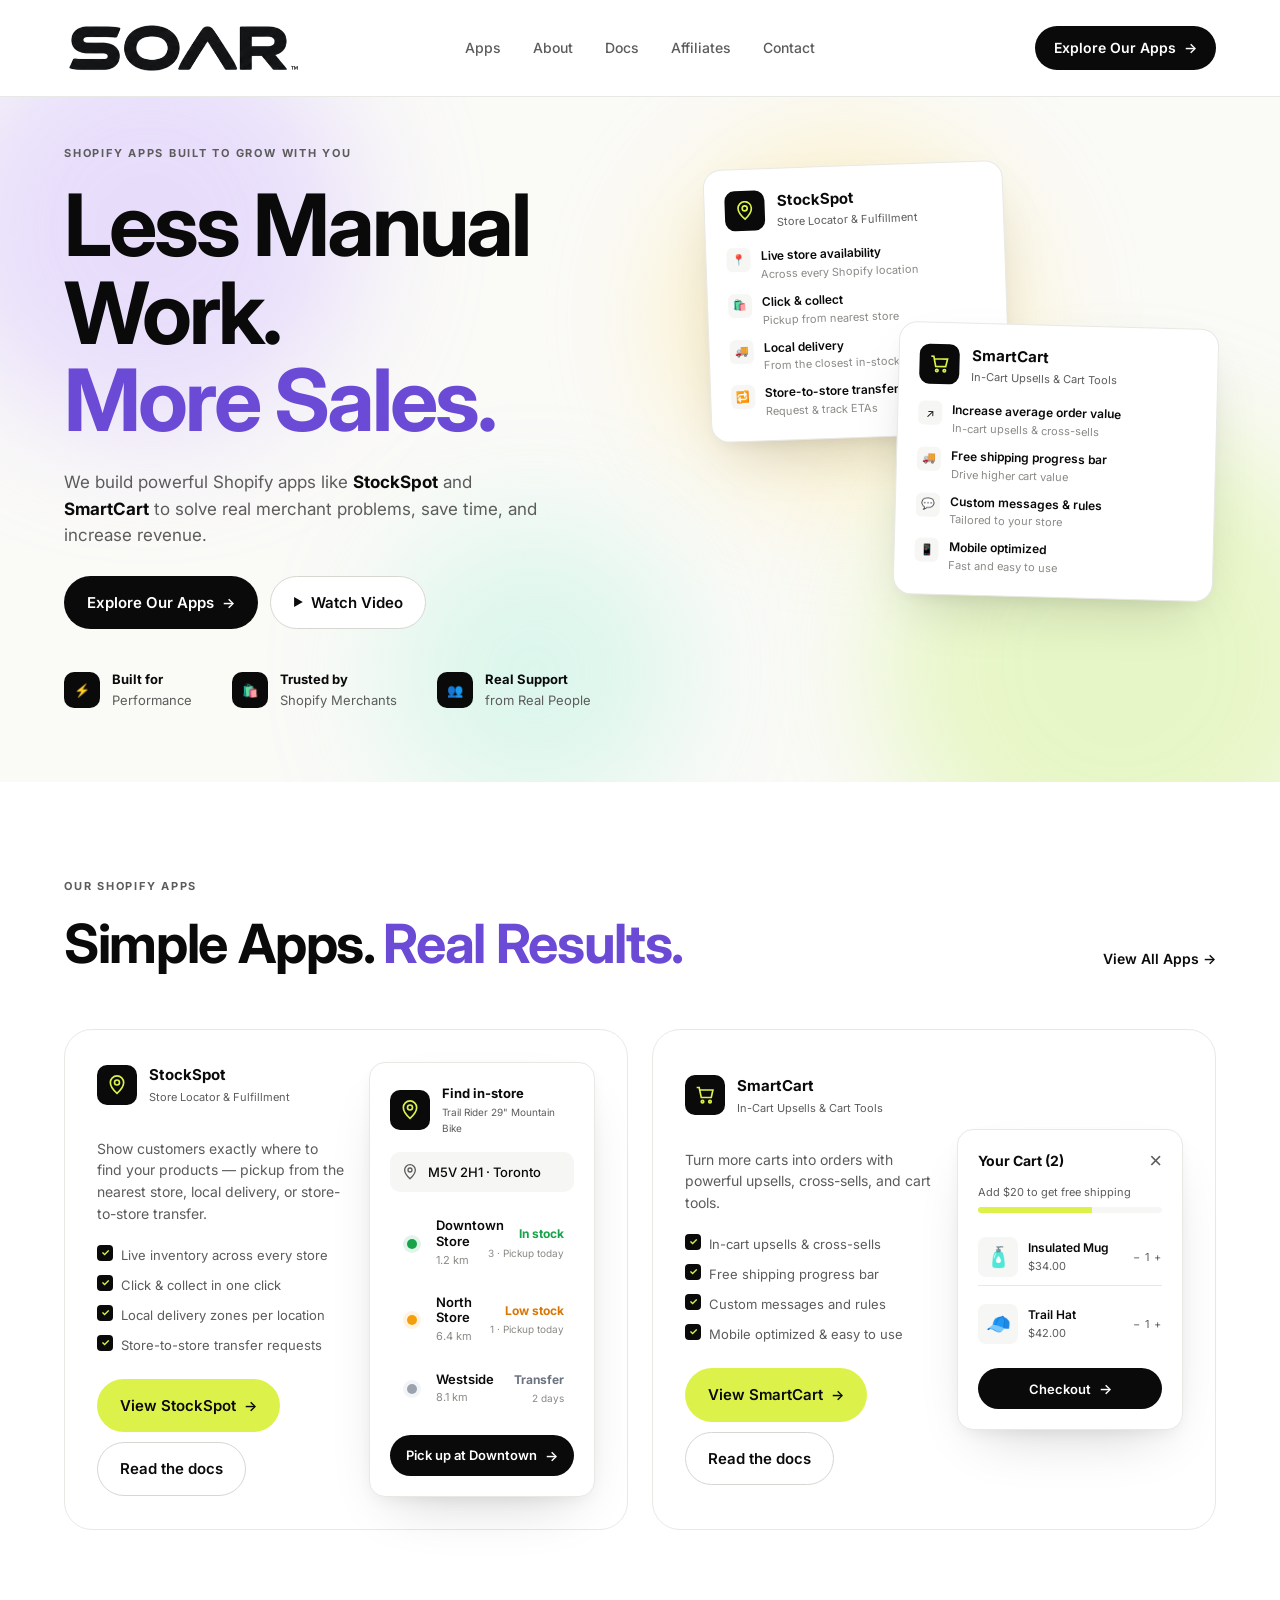
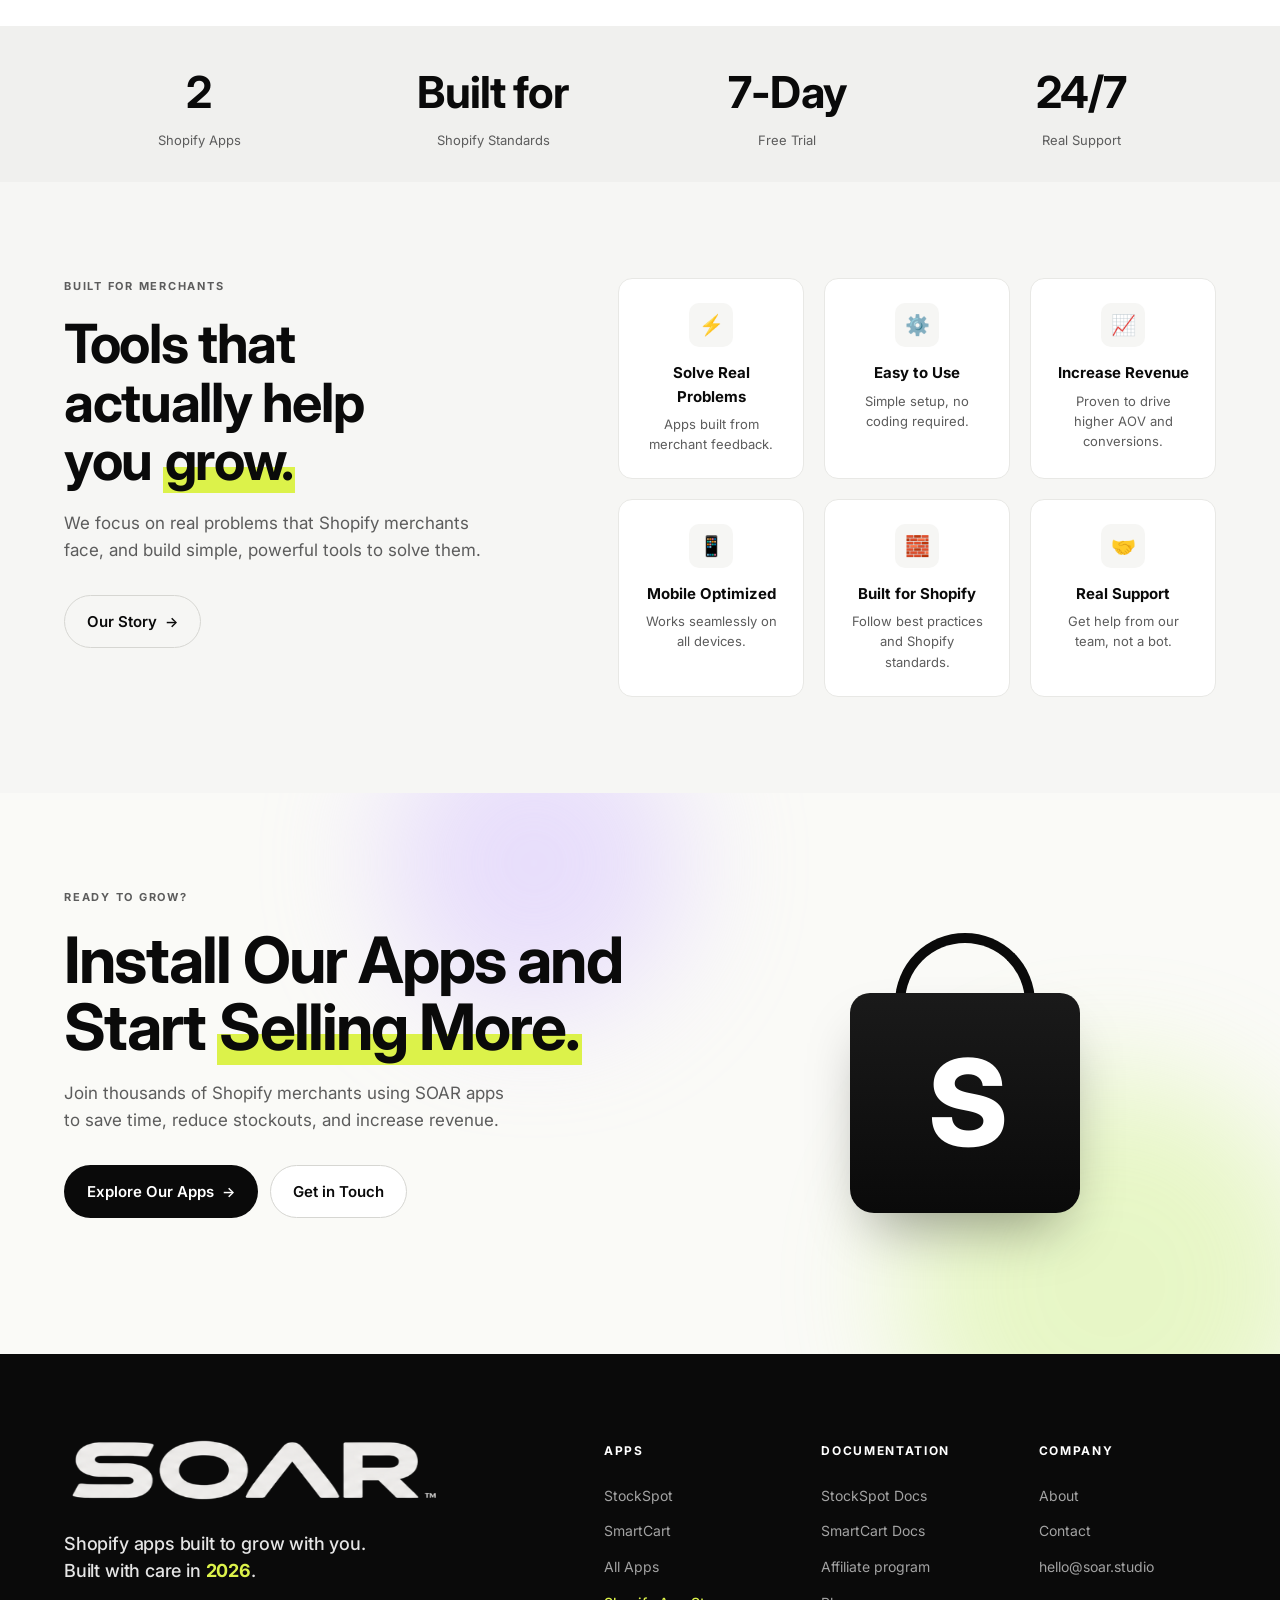
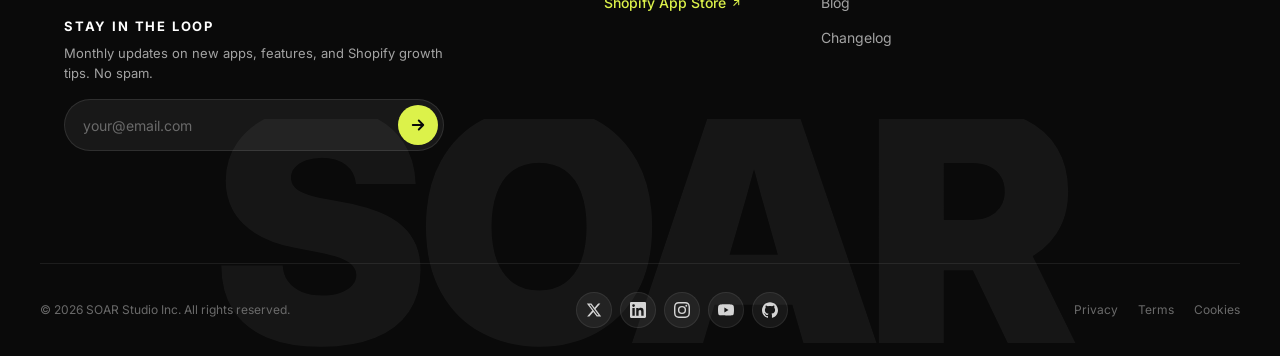
<file: public/index.html>
<!DOCTYPE html>
<html lang="en">
<head>
  <meta charset="UTF-8" />
  <meta name="viewport" content="width=device-width, initial-scale=1.0" />
  <title>SOAR — Shopify Apps Built to Grow With You</title>
  <meta name="description" content="SOAR builds powerful Shopify apps like StockSpot and SmartCart to solve real merchant problems, save time, and increase revenue." />
  <meta name="theme-color" content="#ffffff" />
  <link rel="icon" type="image/svg+xml" href="favicon.svg" />
  <link rel="alternate icon" type="image/png" href="soar-logo.png" />
  <link rel="apple-touch-icon" href="favicon.svg" />
  <meta property="og:title" content="SOAR — Shopify Apps Built to Grow With You" />
  <meta property="og:description" content="Less manual work. More sales. Powerful Shopify apps built for growing brands." />
  <meta property="og:image" content="soar-logo.png" />
  <meta property="og:type" content="website" />
  <link rel="preconnect" href="https://fonts.googleapis.com" />
  <link rel="preconnect" href="https://fonts.gstatic.com" crossorigin />
  <link href="https://fonts.googleapis.com/css2?family=Inter:wght@400;500;600;700;800&display=swap" rel="stylesheet" />
  <link rel="stylesheet" href="styles.css" />
</head>
<body>
  <header class="site-header">
    <div class="container header-row">
      <a href="#" class="brand" aria-label="SOAR home">
        <img src="soar-logo.png" alt="SOAR" class="brand-logo" width="239" height="56" />
      </a>
      <nav class="nav" aria-label="Primary">
        <a href="#apps">Apps</a>
        <a href="#about">About</a>
        <a href="stockspot-docs.html">Docs</a>
        <a href="affiliates.html">Affiliates</a>
        <a href="contact.html">Contact</a>
      </nav>
      <a href="#apps" class="btn btn-dark btn-sm">Explore Our Apps <span class="arrow">→</span></a>
    </div>
  </header>

  <main>
    <!-- HERO -->
    <section class="hero">
      <div class="hero-bg">
        <div class="blob blob-1"></div>
        <div class="blob blob-2"></div>
        <div class="blob blob-3"></div>
        <div class="blob blob-4"></div>
      </div>
      <div class="container hero-grid">
        <div class="hero-copy">
          <p class="eyebrow">Shopify Apps Built to Grow With You</p>
          <h1 class="hero-title">
            Less Manual Work.<br />
            <span class="hl hl-purple">More Sales.</span>
          </h1>
          <p class="hero-lede">
            We build powerful Shopify apps like <strong>StockSpot</strong> and
            <strong>SmartCart</strong> to solve real merchant problems, save
            time, and increase revenue.
          </p>
          <div class="hero-ctas">
            <a href="#apps" class="btn btn-dark">Explore Our Apps <span class="arrow">→</span></a>
            <a href="#" class="btn btn-light"><span class="play">▶</span> Watch Video</a>
          </div>
          <ul class="trust-row">
            <li>
              <span class="trust-icon">⚡</span>
              <div><strong>Built for</strong><span>Performance</span></div>
            </li>
            <li>
              <span class="trust-icon">🛍️</span>
              <div><strong>Trusted by</strong><span>Shopify Merchants</span></div>
            </li>
            <li>
              <span class="trust-icon">👥</span>
              <div><strong>Real Support</strong><span>from Real People</span></div>
            </li>
          </ul>
        </div>
        <div class="hero-mock">
          <!-- StockSpot preview card -->
          <article class="appcard appcard-a">
            <header class="appcard-head">
              <div class="appicon appicon-dark">
                <svg viewBox="0 0 24 24" fill="none" stroke="currentColor" stroke-width="2"><path d="M12 22s-8-7-8-13a8 8 0 0 1 16 0c0 6-8 13-8 13z"/><circle cx="12" cy="9" r="3"/></svg>
              </div>
              <div>
                <h3>StockSpot</h3>
                <p>Store Locator & Fulfillment</p>
              </div>
            </header>
            <ul class="appcard-list">
              <li>
                <span class="appcard-bullet">📍</span>
                <div><strong>Live store availability</strong><em>Across every Shopify location</em></div>
              </li>
              <li>
                <span class="appcard-bullet">🛍️</span>
                <div><strong>Click &amp; collect</strong><em>Pickup from nearest store</em></div>
              </li>
              <li>
                <span class="appcard-bullet">🚚</span>
                <div><strong>Local delivery</strong><em>From the closest in-stock store</em></div>
              </li>
              <li>
                <span class="appcard-bullet">🔁</span>
                <div><strong>Store-to-store transfers</strong><em>Request &amp; track ETAs</em></div>
              </li>
            </ul>
          </article>

          <!-- SmartCart preview card -->
          <article class="appcard appcard-b">
            <header class="appcard-head">
              <div class="appicon appicon-dark">
                <svg viewBox="0 0 24 24" fill="none" stroke="currentColor" stroke-width="2"><circle cx="9" cy="20" r="1.5"/><circle cx="18" cy="20" r="1.5"/><path d="M2 3h3l2.5 12h12l2-9H6"/></svg>
              </div>
              <div>
                <h3>SmartCart</h3>
                <p>In-Cart Upsells & Cart Tools</p>
              </div>
            </header>
            <ul class="appcard-list">
              <li>
                <span class="appcard-bullet">↗</span>
                <div><strong>Increase average order value</strong><em>In-cart upsells & cross-sells</em></div>
              </li>
              <li>
                <span class="appcard-bullet">🚚</span>
                <div><strong>Free shipping progress bar</strong><em>Drive higher cart value</em></div>
              </li>
              <li>
                <span class="appcard-bullet">💬</span>
                <div><strong>Custom messages & rules</strong><em>Tailored to your store</em></div>
              </li>
              <li>
                <span class="appcard-bullet">📱</span>
                <div><strong>Mobile optimized</strong><em>Fast and easy to use</em></div>
              </li>
            </ul>
          </article>
        </div>
      </div>
    </section>

    <!-- APPS SHOWCASE -->
    <section id="apps" class="section section-light">
      <div class="container">
        <div class="section-head">
          <div>
            <p class="eyebrow">Our Shopify Apps</p>
            <h2 class="section-title">Simple Apps. <span class="hl hl-purple">Real Results.</span></h2>
          </div>
          <a href="#" class="link-arrow">View All Apps <span class="arrow">→</span></a>
        </div>
        <div class="apps-grid">
          <!-- StockSpot showcase -->
          <article class="app-feature">
            <div class="app-feature-copy">
              <header class="appcard-head">
                <div class="appicon appicon-dark">
                  <svg viewBox="0 0 24 24" fill="none" stroke="currentColor" stroke-width="2"><path d="M12 22s-8-7-8-13a8 8 0 0 1 16 0c0 6-8 13-8 13z"/><circle cx="12" cy="9" r="3"/></svg>
                </div>
                <div>
                  <h3>StockSpot</h3>
                  <p>Store Locator & Fulfillment</p>
                </div>
              </header>
              <p class="app-feature-desc">Show customers exactly where to find your products — pickup from the nearest store, local delivery, or store-to-store transfer.</p>
              <ul class="checklist">
                <li>Live inventory across every store</li>
                <li>Click &amp; collect in one click</li>
                <li>Local delivery zones per location</li>
                <li>Store-to-store transfer requests</li>
              </ul>
              <div class="app-feature-ctas">
                <a href="stockspot.html" class="btn btn-lime">View StockSpot <span class="arrow">→</span></a>
                <a href="stockspot-docs.html" class="btn btn-ghost">Read the docs</a>
              </div>
            </div>
            <div class="app-feature-mock">
              <div class="cart-widget" style="max-width: none; margin: 0;">
                <header class="appcard-head" style="margin-bottom: 12px;">
                  <div class="appicon appicon-dark">
                    <svg viewBox="0 0 24 24" fill="none" stroke="currentColor" stroke-width="2"><path d="M12 22s-8-7-8-13a8 8 0 0 1 16 0c0 6-8 13-8 13z"/><circle cx="12" cy="9" r="3"/></svg>
                  </div>
                  <div>
                    <h3 style="font-size: 13px;">Find in-store</h3>
                    <p style="font-size: 10px;">Trail Rider 29" Mountain Bike</p>
                  </div>
                </header>
                <div class="locator-input">
                  <svg viewBox="0 0 24 24" fill="none" stroke="currentColor" stroke-width="2"><path d="M12 22s-8-7-8-13a8 8 0 0 1 16 0c0 6-8 13-8 13z"/><circle cx="12" cy="9" r="3"/></svg>
                  <span>M5V 2H1 · Toronto</span>
                </div>
                <ul class="locator-list">
                  <li>
                    <div class="loc-pin loc-pin-green">●</div>
                    <div class="loc-info"><strong>Downtown Store</strong><span>1.2 km</span></div>
                    <div class="loc-status loc-ok"><strong>In stock</strong><small>3 · Pickup today</small></div>
                  </li>
                  <li>
                    <div class="loc-pin loc-pin-yellow">●</div>
                    <div class="loc-info"><strong>North Store</strong><span>6.4 km</span></div>
                    <div class="loc-status loc-low"><strong>Low stock</strong><small>1 · Pickup today</small></div>
                  </li>
                  <li>
                    <div class="loc-pin loc-pin-grey">●</div>
                    <div class="loc-info"><strong>Westside</strong><span>8.1 km</span></div>
                    <div class="loc-status loc-transfer"><strong>Transfer</strong><small>2 days</small></div>
                  </li>
                </ul>
                <button class="cart-checkout">Pick up at Downtown <span class="arrow">→</span></button>
              </div>
            </div>
          </article>

          <!-- SmartCart showcase -->
          <article class="app-feature">
            <div class="app-feature-copy">
              <header class="appcard-head">
                <div class="appicon appicon-dark">
                  <svg viewBox="0 0 24 24" fill="none" stroke="currentColor" stroke-width="2"><circle cx="9" cy="20" r="1.5"/><circle cx="18" cy="20" r="1.5"/><path d="M2 3h3l2.5 12h12l2-9H6"/></svg>
                </div>
                <div>
                  <h3>SmartCart</h3>
                  <p>In-Cart Upsells & Cart Tools</p>
                </div>
              </header>
              <p class="app-feature-desc">Turn more carts into orders with powerful upsells, cross-sells, and cart tools.</p>
              <ul class="checklist">
                <li>In-cart upsells & cross-sells</li>
                <li>Free shipping progress bar</li>
                <li>Custom messages and rules</li>
                <li>Mobile optimized & easy to use</li>
              </ul>
              <div class="app-feature-ctas">
                <a href="smartcart.html" class="btn btn-lime">View SmartCart <span class="arrow">→</span></a>
                <a href="smartcart-docs.html" class="btn btn-ghost">Read the docs</a>
              </div>
            </div>
            <div class="app-feature-mock mock-cart">
              <div class="cart-widget">
                <header class="cart-head">
                  <strong>Your Cart (2)</strong>
                  <button aria-label="Close" class="cart-x">×</button>
                </header>
                <p class="cart-free">Add $20 to get free shipping</p>
                <div class="cart-progress"><span style="width:62%"></span></div>
                <ul class="cart-items">
                  <li>
                    <div class="cart-thumb">🧴</div>
                    <div class="cart-item-info"><strong>Insulated Mug</strong><span>$34.00</span></div>
                    <div class="qty">− 1 +</div>
                  </li>
                  <li>
                    <div class="cart-thumb">🧢</div>
                    <div class="cart-item-info"><strong>Trail Hat</strong><span>$42.00</span></div>
                    <div class="qty">− 1 +</div>
                  </li>
                </ul>
                <button class="cart-checkout">Checkout <span class="arrow">→</span></button>
              </div>
            </div>
          </article>
        </div>
      </div>
    </section>

    <!-- STATS -->
    <section class="stats">
      <div class="container stats-row">
        <div><strong>2</strong><span>Shopify Apps</span></div>
        <div><strong>Built for</strong><span>Shopify Standards</span></div>
        <div><strong>7-Day</strong><span>Free Trial</span></div>
        <div><strong>24/7</strong><span>Real Support</span></div>
      </div>
    </section>

    <!-- TOOLS / FEATURES -->
    <section id="about" class="section section-grey">
      <div class="container tools-grid">
        <div class="tools-copy">
          <p class="eyebrow">Built for Merchants</p>
          <h2 class="section-title">Tools that<br />actually help<br />you <span class="hl hl-lime">grow.</span></h2>
          <p class="section-lede">We focus on real problems that Shopify merchants face, and build simple, powerful tools to solve them.</p>
          <a href="#" class="btn btn-ghost">Our Story <span class="arrow">→</span></a>
        </div>
        <div class="tools-features">
          <div class="feature">
            <div class="feature-icon">⚡</div>
            <h4>Solve Real Problems</h4>
            <p>Apps built from merchant feedback.</p>
          </div>
          <div class="feature">
            <div class="feature-icon">⚙️</div>
            <h4>Easy to Use</h4>
            <p>Simple setup, no coding required.</p>
          </div>
          <div class="feature">
            <div class="feature-icon">📈</div>
            <h4>Increase Revenue</h4>
            <p>Proven to drive higher AOV and conversions.</p>
          </div>
          <div class="feature">
            <div class="feature-icon">📱</div>
            <h4>Mobile Optimized</h4>
            <p>Works seamlessly on all devices.</p>
          </div>
          <div class="feature">
            <div class="feature-icon">🧱</div>
            <h4>Built for Shopify</h4>
            <p>Follow best practices and Shopify standards.</p>
          </div>
          <div class="feature">
            <div class="feature-icon">🤝</div>
            <h4>Real Support</h4>
            <p>Get help from our team, not a bot.</p>
          </div>
        </div>
      </div>
    </section>

    <!-- FINAL CTA -->
    <section class="section section-cta">
      <div class="hero-bg hero-bg-cta">
        <div class="blob blob-1"></div>
        <div class="blob blob-3"></div>
      </div>
      <div class="container cta-grid">
        <div class="cta-copy">
          <p class="eyebrow">Ready to Grow?</p>
          <h2 class="cta-title">Install Our Apps and<br />Start <span class="hl hl-lime">Selling More.</span></h2>
          <p class="cta-lede">Join thousands of Shopify merchants using SOAR apps to save time, reduce stockouts, and increase revenue.</p>
          <div class="hero-ctas">
            <a href="#apps" class="btn btn-dark">Explore Our Apps <span class="arrow">→</span></a>
            <a href="#contact" class="btn btn-light">Get in Touch</a>
          </div>
        </div>
        <div class="cta-visual">
          <div class="shopping-bag" aria-hidden="true">
            <div class="bag-handles"></div>
            <div class="bag-body">
              <span class="bag-s">S</span>
            </div>
          </div>
        </div>
      </div>
    </section>
  </main>

  <footer id="contact" class="site-footer">
    <div class="container footer-top">
      <div class="footer-pitch">
        <img src="soar-logo.png" alt="SOAR" class="footer-logo" width="307" height="72" />
        <p class="footer-tagline">Shopify apps built to grow with you.<br />Built with care in <span class="hl-lime">2026</span>.</p>
        <div class="footer-signup-pitch">
          <h5>Stay in the loop</h5>
          <p>Monthly updates on new apps, features, and Shopify growth tips. No spam.</p>
          <form class="signup" onsubmit="event.preventDefault(); const b=this.querySelector('button'); b.innerHTML='✓'; b.disabled=true;">
            <input type="email" placeholder="your@email.com" required aria-label="Email address" />
            <button type="submit" aria-label="Subscribe">
              <svg viewBox="0 0 24 24" width="18" height="18" fill="none" stroke="currentColor" stroke-width="2.5" stroke-linecap="round" stroke-linejoin="round"><path d="M5 12 L19 12 M13 6 L19 12 L13 18"/></svg>
            </button>
          </form>
        </div>
      </div>
      <div class="footer-cols">
        <div class="footer-col">
          <h5>Apps</h5>
          <a href="stockspot.html">StockSpot</a>
          <a href="smartcart.html">SmartCart</a>
          <a href="#apps">All Apps</a>
          <a href="#" class="col-cta">Shopify App Store <span aria-hidden="true">↗</span></a>
        </div>
        <div class="footer-col">
          <h5>Documentation</h5>
          <a href="stockspot-docs.html">StockSpot Docs</a>
          <a href="smartcart-docs.html">SmartCart Docs</a>
          <a href="affiliates.html">Affiliate program</a>
          <a href="#">Blog</a>
          <a href="#">Changelog</a>
        </div>
        <div class="footer-col">
          <h5>Company</h5>
          <a href="#about">About</a>
          <a href="contact.html">Contact</a>
          <a href="mailto:hello@soar.studio">hello@soar.studio</a>
        </div>
      </div>
    </div>

    <div class="footer-wordmark" aria-hidden="true">
      <svg viewBox="0 0 1200 260" xmlns="http://www.w3.org/2000/svg" preserveAspectRatio="xMidYMid meet">
        <text x="600" y="210" text-anchor="middle" font-family="Inter, sans-serif" font-size="300" font-weight="900" letter-spacing="-10" fill="currentColor">SOAR</text>
      </svg>
    </div>

    <div class="container footer-bottom">
      <p class="footer-copy">&copy; <span id="year"></span> SOAR Studio Inc. All rights reserved.</p>
      <div class="footer-social">
        <a href="#" aria-label="X (Twitter)">
          <svg viewBox="0 0 24 24" width="16" height="16" fill="currentColor"><path d="M18.244 2.25h3.308l-7.227 8.26 8.502 11.24H16.17l-5.214-6.817L4.99 21.75H1.68l7.73-8.835L1.254 2.25H8.08l4.713 6.231zm-1.161 17.52h1.833L7.084 4.126H5.117z"/></svg>
        </a>
        <a href="#" aria-label="LinkedIn">
          <svg viewBox="0 0 24 24" width="16" height="16" fill="currentColor"><path d="M20.447 20.452h-3.554v-5.569c0-1.328-.024-3.037-1.852-3.037-1.853 0-2.136 1.445-2.136 2.939v5.667H9.351V9h3.414v1.561h.046c.477-.9 1.637-1.85 3.37-1.85 3.601 0 4.267 2.37 4.267 5.455v6.286zM5.337 7.433a2.062 2.062 0 01-2.063-2.065 2.063 2.063 0 112.063 2.065zm1.782 13.019H3.555V9h3.564v11.452zM22.225 0H1.771C.792 0 0 .774 0 1.729v20.542C0 23.227.792 24 1.771 24h20.451C23.2 24 24 23.227 24 22.271V1.729C24 .774 23.2 0 22.222 0h.003z"/></svg>
        </a>
        <a href="#" aria-label="Instagram">
          <svg viewBox="0 0 24 24" width="16" height="16" fill="currentColor"><path d="M12 2.163c3.204 0 3.584.012 4.85.07 3.252.148 4.771 1.691 4.919 4.919.058 1.265.069 1.645.069 4.849 0 3.205-.012 3.584-.069 4.849-.149 3.225-1.664 4.771-4.919 4.919-1.266.058-1.644.07-4.85.07-3.204 0-3.584-.012-4.849-.07-3.26-.149-4.771-1.699-4.919-4.92-.058-1.265-.07-1.644-.07-4.849 0-3.204.013-3.583.07-4.849.149-3.227 1.664-4.771 4.919-4.919 1.266-.057 1.645-.069 4.849-.069zM12 0C8.741 0 8.333.014 7.053.072 2.695.272.273 2.69.073 7.052.014 8.333 0 8.741 0 12c0 3.259.014 3.668.072 4.948.2 4.358 2.618 6.78 6.98 6.98C8.333 23.986 8.741 24 12 24c3.259 0 3.668-.014 4.948-.072 4.354-.2 6.782-2.618 6.979-6.98.059-1.28.073-1.689.073-4.948 0-3.259-.014-3.667-.072-4.947-.196-4.354-2.617-6.78-6.979-6.98C15.668.014 15.259 0 12 0zm0 5.838a6.162 6.162 0 100 12.324 6.162 6.162 0 000-12.324zM12 16a4 4 0 110-8 4 4 0 010 8zm6.406-11.845a1.44 1.44 0 100 2.881 1.44 1.44 0 000-2.881z"/></svg>
        </a>
        <a href="#" aria-label="YouTube">
          <svg viewBox="0 0 24 24" width="16" height="16" fill="currentColor"><path d="M23.498 6.186a3.016 3.016 0 00-2.122-2.136C19.505 3.545 12 3.545 12 3.545s-7.505 0-9.377.505A3.017 3.017 0 00.502 6.186C0 8.07 0 12 0 12s0 3.93.502 5.814a3.016 3.016 0 002.122 2.136c1.871.505 9.376.505 9.376.505s7.505 0 9.377-.505a3.015 3.015 0 002.122-2.136C24 15.93 24 12 24 12s0-3.93-.502-5.814zM9.545 15.568V8.432L15.818 12l-6.273 3.568z"/></svg>
        </a>
        <a href="#" aria-label="GitHub">
          <svg viewBox="0 0 24 24" width="16" height="16" fill="currentColor"><path d="M12 .297c-6.63 0-12 5.373-12 12 0 5.303 3.438 9.8 8.205 11.385.6.113.82-.258.82-.577 0-.285-.01-1.04-.015-2.04-3.338.724-4.042-1.61-4.042-1.61C4.422 18.07 3.633 17.7 3.633 17.7c-1.087-.744.084-.729.084-.729 1.205.084 1.838 1.236 1.838 1.236 1.07 1.835 2.809 1.305 3.495.998.108-.776.417-1.305.76-1.605-2.665-.3-5.466-1.332-5.466-5.93 0-1.31.465-2.38 1.235-3.22-.135-.303-.54-1.523.105-3.176 0 0 1.005-.322 3.3 1.23.96-.267 1.98-.4 3-.405 1.02.005 2.04.138 3 .405 2.28-1.552 3.285-1.23 3.285-1.23.645 1.653.24 2.873.12 3.176.765.84 1.23 1.91 1.23 3.22 0 4.61-2.805 5.625-5.475 5.92.42.36.81 1.096.81 2.22 0 1.606-.015 2.896-.015 3.286 0 .315.21.69.825.57C20.565 22.092 24 17.592 24 12.297c0-6.627-5.373-12-12-12"/></svg>
        </a>
      </div>
      <nav class="footer-legal">
        <a href="#">Privacy</a>
        <a href="#">Terms</a>
        <a href="#">Cookies</a>
      </nav>
    </div>
  </footer>

  <script>
    document.getElementById('year').textContent = new Date().getFullYear();
  </script>
</body>
</html>
</file>
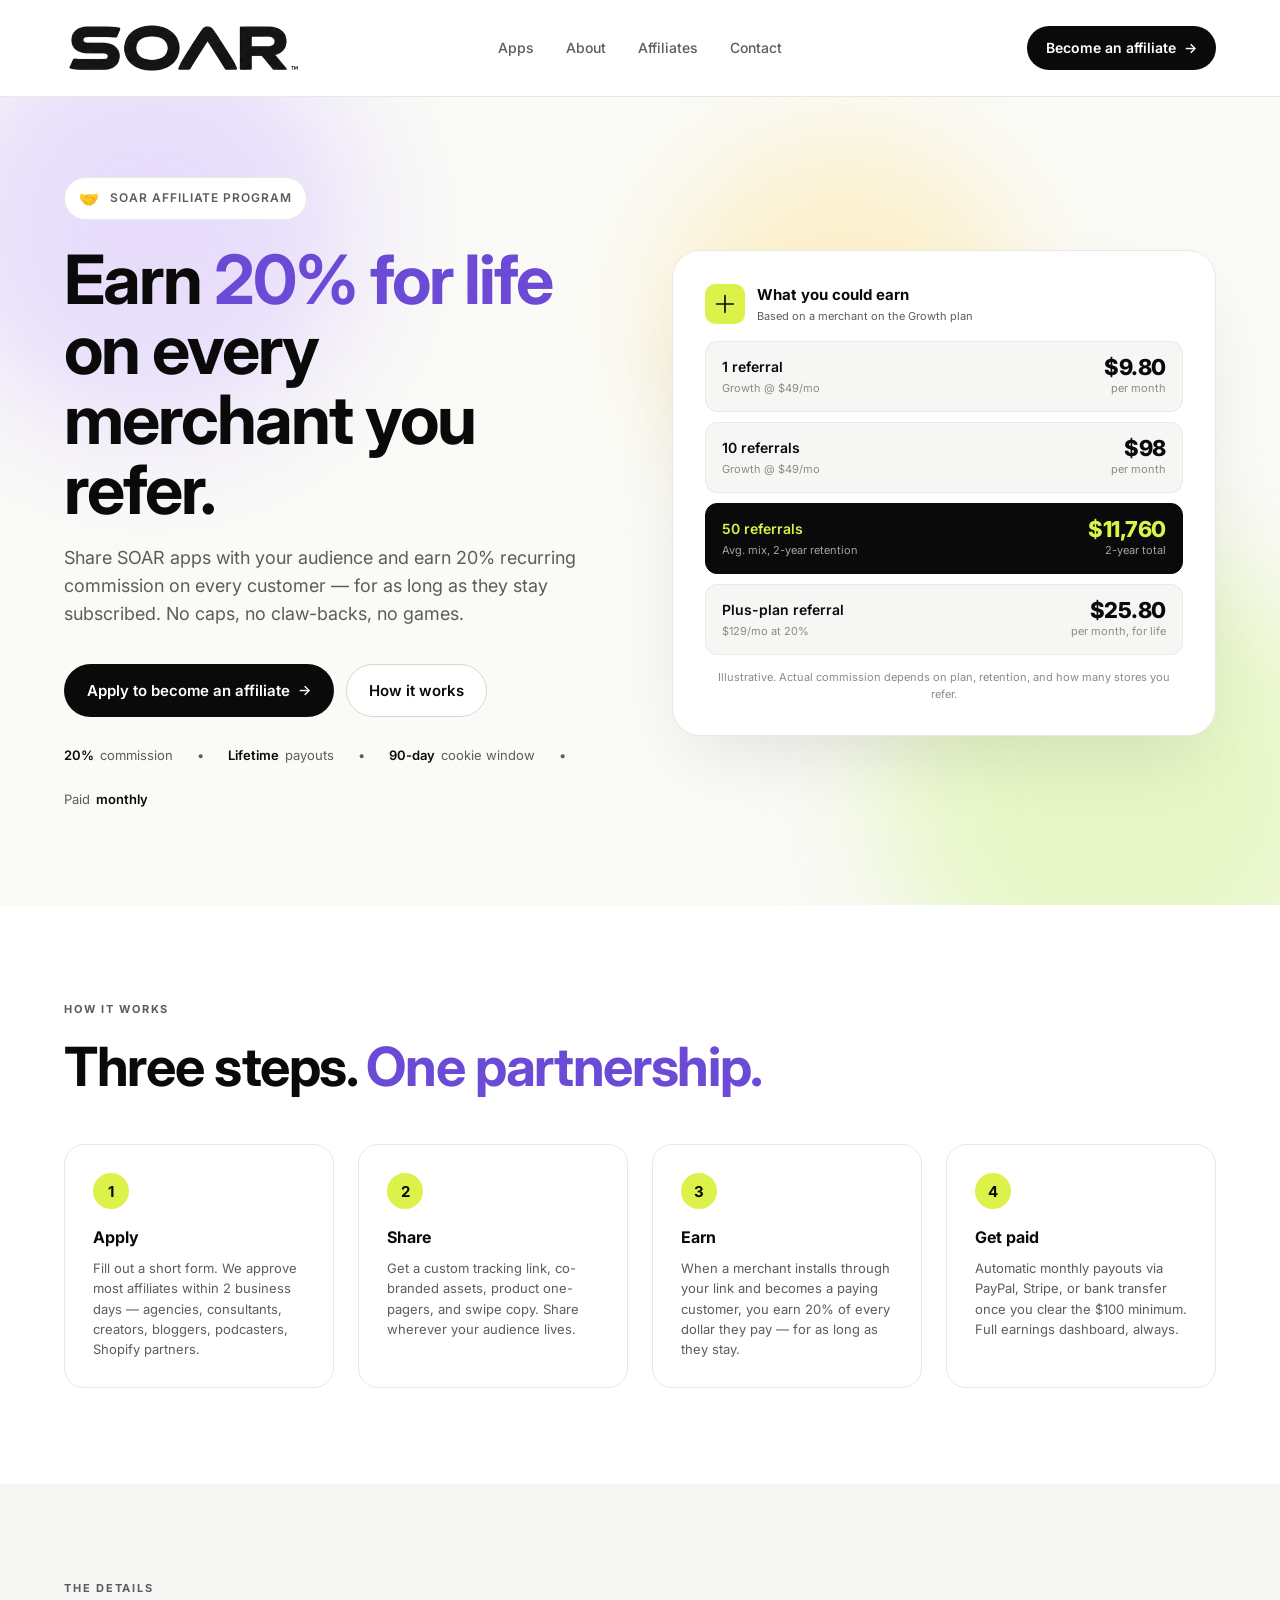
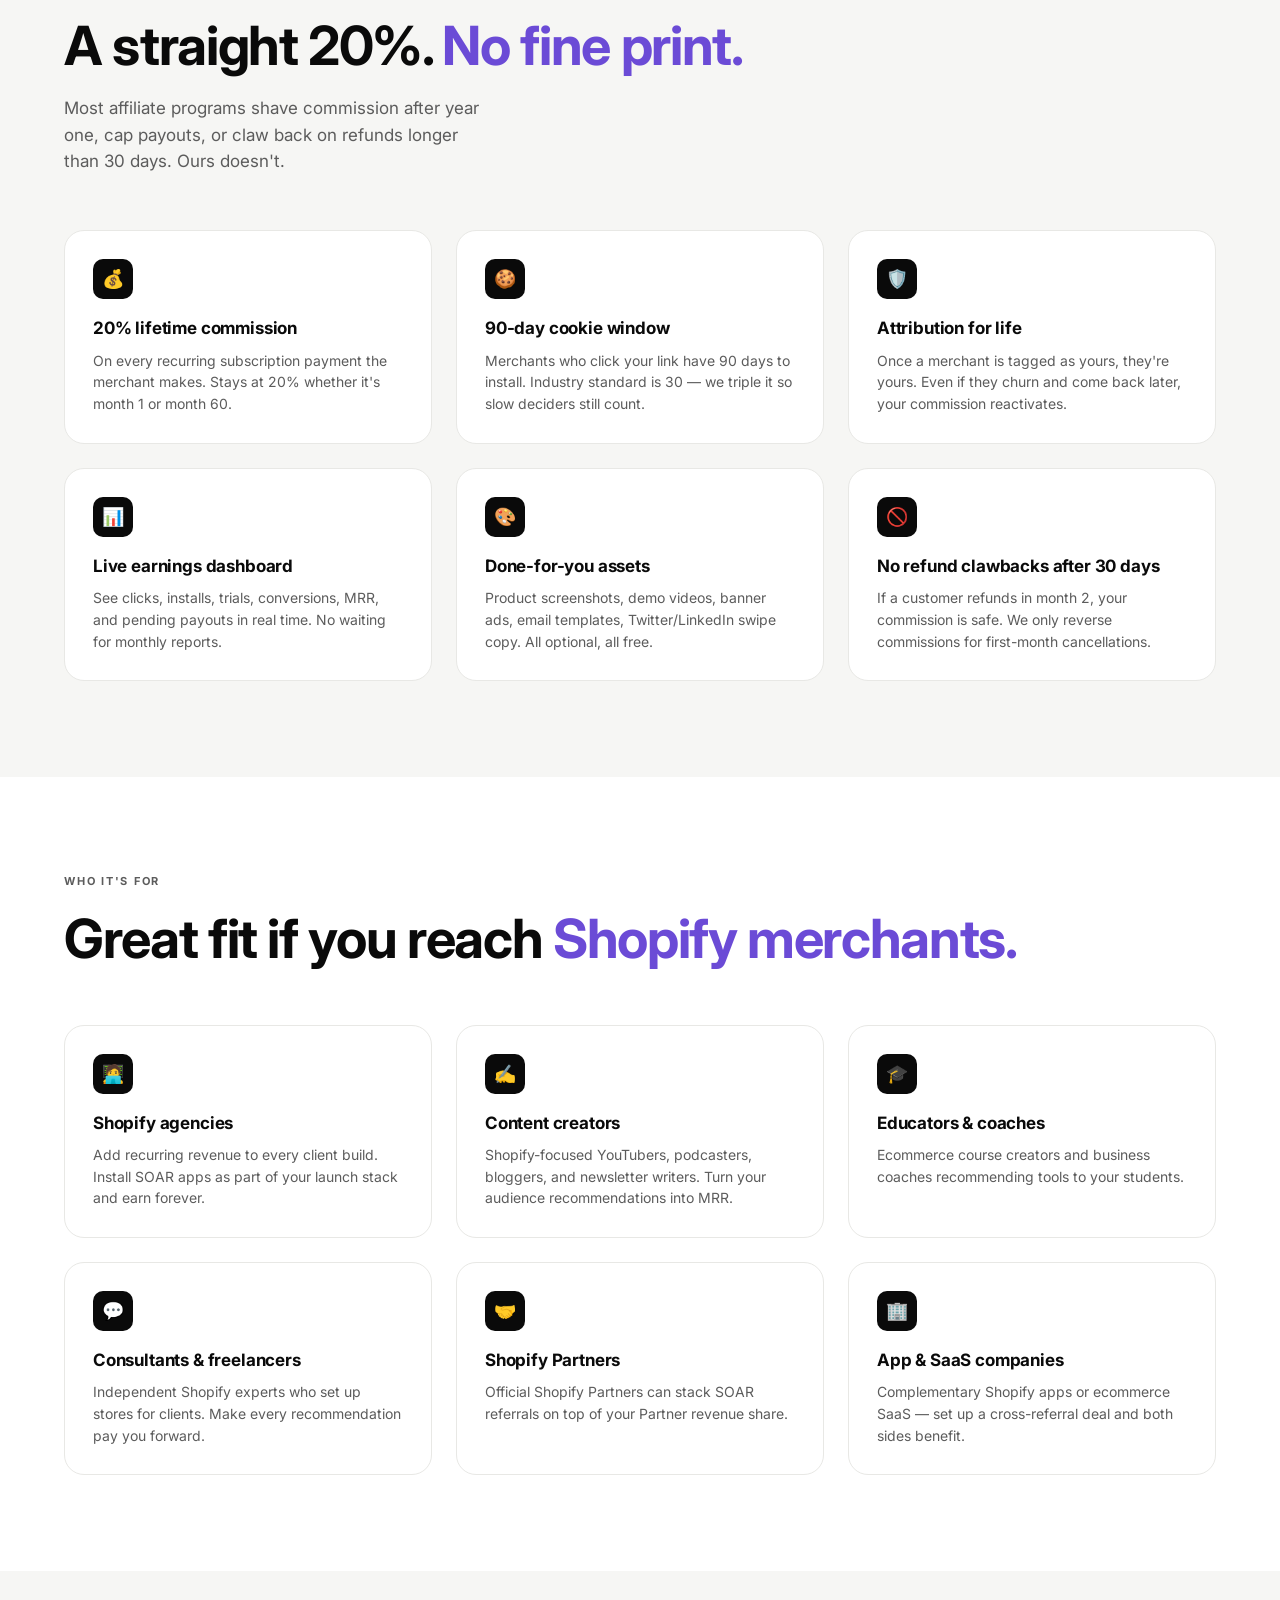
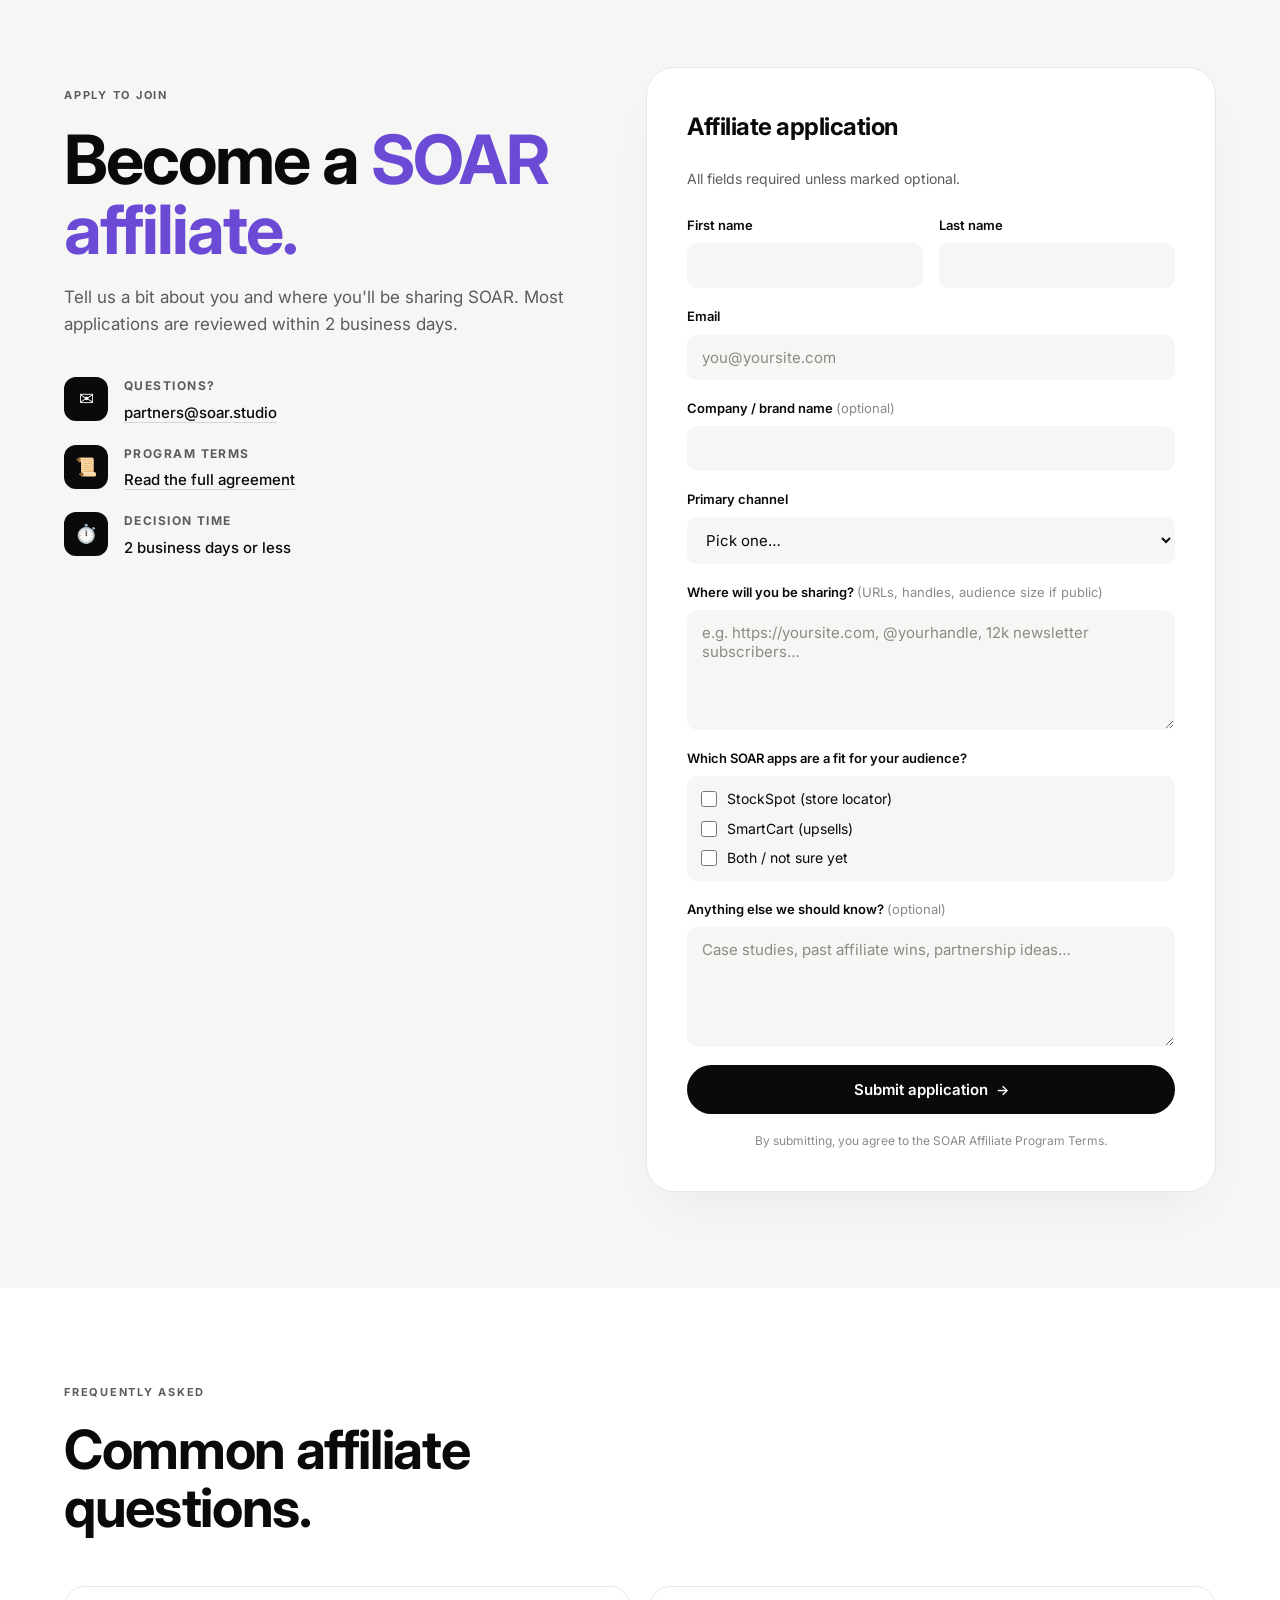
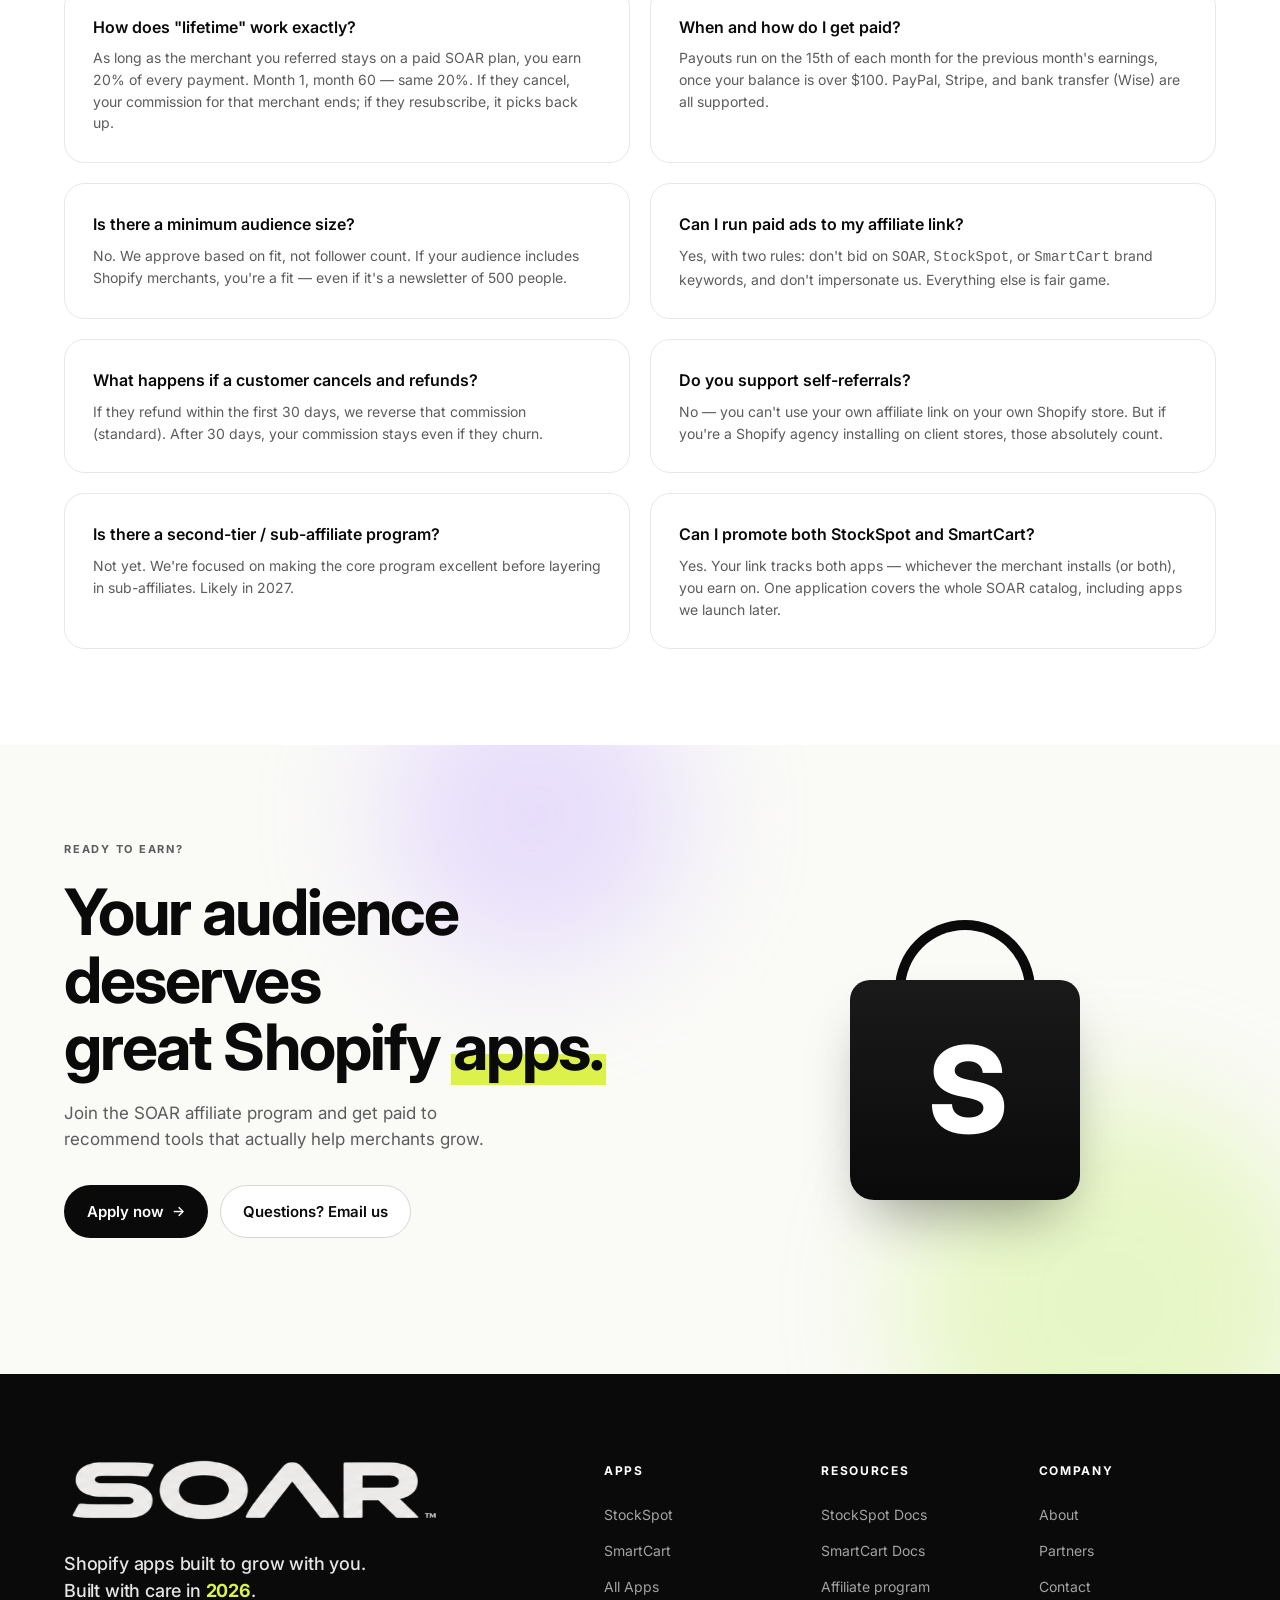
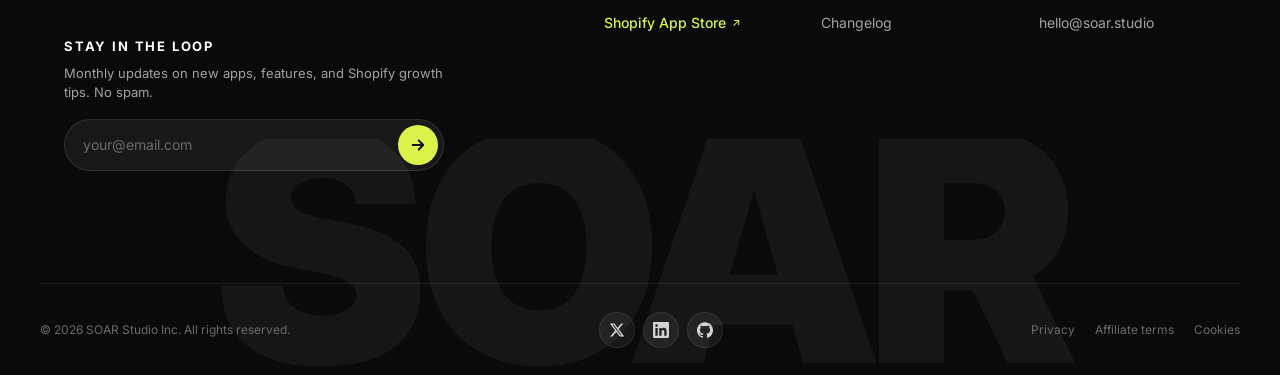
<file: public/affiliates.html>
<!DOCTYPE html>
<html lang="en">
<head>
  <meta charset="UTF-8" />
  <meta name="viewport" content="width=device-width, initial-scale=1.0" />
  <title>Affiliate Program — Earn 20% for Life with SOAR</title>
  <meta name="description" content="Earn 20% recurring commission for the lifetime of every customer you refer to SOAR apps. One-time signup, lifetime payouts, no cap." />
  <meta name="theme-color" content="#ffffff" />
  <link rel="icon" type="image/svg+xml" href="favicon.svg" />
  <link rel="alternate icon" type="image/png" href="soar-logo.png" />
  <link rel="apple-touch-icon" href="favicon.svg" />
  <meta property="og:title" content="SOAR Affiliate Program — 20% Lifetime Commission" />
  <meta property="og:description" content="Refer merchants to SOAR apps. Earn 20% recurring commission for life." />
  <meta property="og:image" content="soar-logo.png" />
  <link rel="preconnect" href="https://fonts.googleapis.com" />
  <link rel="preconnect" href="https://fonts.gstatic.com" crossorigin />
  <link href="https://fonts.googleapis.com/css2?family=Inter:wght@400;500;600;700;800&display=swap" rel="stylesheet" />
  <link rel="stylesheet" href="styles.css" />
</head>
<body>
  <header class="site-header">
    <div class="container header-row">
      <a href="index.html" class="brand" aria-label="SOAR home">
        <img src="soar-logo.png" alt="SOAR" class="brand-logo" width="239" height="56" />
      </a>
      <nav class="nav" aria-label="Primary">
        <a href="index.html#apps">Apps</a>
        <a href="index.html#about">About</a>
        <a href="affiliates.html" aria-current="page">Affiliates</a>
        <a href="contact.html">Contact</a>
      </nav>
      <a href="#apply" class="btn btn-dark btn-sm">Become an affiliate <span class="arrow">→</span></a>
    </div>
  </header>

  <main>
    <!-- HERO -->
    <section class="app-hero">
      <div class="hero-bg">
        <div class="blob blob-1"></div>
        <div class="blob blob-2"></div>
        <div class="blob blob-3"></div>
      </div>
      <div class="container app-hero-grid">
        <div>
          <div class="app-hero-badge">
            <span style="font-size: 16px;">🤝</span>
            <span>SOAR Affiliate Program</span>
          </div>
          <h1 class="app-hero-title">Earn <span class="hl hl-purple">20% for life</span> on every merchant you refer.</h1>
          <p class="app-hero-sub">
            Share SOAR apps with your audience and earn 20% recurring commission on every customer — for as long as they stay subscribed. No caps, no claw-backs, no games.
          </p>
          <div class="app-hero-ctas">
            <a href="#apply" class="btn btn-dark btn-lg">Apply to become an affiliate <span class="arrow">→</span></a>
            <a href="#how" class="btn btn-light btn-lg">How it works</a>
          </div>
          <div class="app-hero-meta">
            <span><strong>20%</strong> commission</span>
            <span>•</span>
            <span><strong>Lifetime</strong> payouts</span>
            <span>•</span>
            <span><strong>90-day</strong> cookie window</span>
            <span>•</span>
            <span>Paid <strong>monthly</strong></span>
          </div>
        </div>

        <!-- Earnings calculator card -->
        <div class="app-hero-mock">
          <header class="appcard-head">
            <div class="appicon appicon-dark" style="background: var(--lime); color: var(--text);">
              <svg viewBox="0 0 24 24" fill="none" stroke="currentColor" stroke-width="2"><path d="M12 2 V22 M2 12 H22" stroke-linecap="round"/></svg>
            </div>
            <div>
              <h3>What you could earn</h3>
              <p>Based on a merchant on the Growth plan</p>
            </div>
          </header>

          <ul class="earn-rows">
            <li>
              <div class="earn-label">
                <strong>1 referral</strong>
                <span>Growth @ $49/mo</span>
              </div>
              <div class="earn-value">
                <strong>$9.80</strong>
                <span>per month</span>
              </div>
            </li>
            <li>
              <div class="earn-label">
                <strong>10 referrals</strong>
                <span>Growth @ $49/mo</span>
              </div>
              <div class="earn-value">
                <strong>$98</strong>
                <span>per month</span>
              </div>
            </li>
            <li class="earn-featured">
              <div class="earn-label">
                <strong>50 referrals</strong>
                <span>Avg. mix, 2-year retention</span>
              </div>
              <div class="earn-value">
                <strong>$11,760</strong>
                <span>2-year total</span>
              </div>
            </li>
            <li>
              <div class="earn-label">
                <strong>Plus-plan referral</strong>
                <span>$129/mo at 20%</span>
              </div>
              <div class="earn-value">
                <strong>$25.80</strong>
                <span>per month, for life</span>
              </div>
            </li>
          </ul>
          <p class="earn-note">Illustrative. Actual commission depends on plan, retention, and how many stores you refer.</p>
        </div>
      </div>
    </section>

    <!-- HOW IT WORKS -->
    <section id="how" class="section section-light">
      <div class="container">
        <p class="eyebrow">How it works</p>
        <h2 class="section-title">Three steps. <span class="hl hl-purple">One partnership.</span></h2>
        <div class="how-steps">
          <div class="how-step">
            <div class="how-step-num">1</div>
            <h4>Apply</h4>
            <p>Fill out a short form. We approve most affiliates within 2 business days — agencies, consultants, creators, bloggers, podcasters, Shopify partners.</p>
          </div>
          <div class="how-step">
            <div class="how-step-num">2</div>
            <h4>Share</h4>
            <p>Get a custom tracking link, co-branded assets, product one-pagers, and swipe copy. Share wherever your audience lives.</p>
          </div>
          <div class="how-step">
            <div class="how-step-num">3</div>
            <h4>Earn</h4>
            <p>When a merchant installs through your link and becomes a paying customer, you earn 20% of every dollar they pay — for as long as they stay.</p>
          </div>
          <div class="how-step">
            <div class="how-step-num">4</div>
            <h4>Get paid</h4>
            <p>Automatic monthly payouts via PayPal, Stripe, or bank transfer once you clear the $100 minimum. Full earnings dashboard, always.</p>
          </div>
        </div>
      </div>
    </section>

    <!-- COMMISSION DETAILS -->
    <section class="section section-grey">
      <div class="container">
        <p class="eyebrow">The details</p>
        <h2 class="section-title">A straight 20%. <span class="hl hl-purple">No fine print.</span></h2>
        <p class="section-lede">Most affiliate programs shave commission after year one, cap payouts, or claw back on refunds longer than 30 days. Ours doesn't.</p>
        <div class="feature-list">
          <article class="feature-item">
            <div class="feature-icon">💰</div>
            <h3>20% lifetime commission</h3>
            <p>On every recurring subscription payment the merchant makes. Stays at 20% whether it's month 1 or month 60.</p>
          </article>
          <article class="feature-item">
            <div class="feature-icon">🍪</div>
            <h3>90-day cookie window</h3>
            <p>Merchants who click your link have 90 days to install. Industry standard is 30 — we triple it so slow deciders still count.</p>
          </article>
          <article class="feature-item">
            <div class="feature-icon">🛡️</div>
            <h3>Attribution for life</h3>
            <p>Once a merchant is tagged as yours, they're yours. Even if they churn and come back later, your commission reactivates.</p>
          </article>
          <article class="feature-item">
            <div class="feature-icon">📊</div>
            <h3>Live earnings dashboard</h3>
            <p>See clicks, installs, trials, conversions, MRR, and pending payouts in real time. No waiting for monthly reports.</p>
          </article>
          <article class="feature-item">
            <div class="feature-icon">🎨</div>
            <h3>Done-for-you assets</h3>
            <p>Product screenshots, demo videos, banner ads, email templates, Twitter/LinkedIn swipe copy. All optional, all free.</p>
          </article>
          <article class="feature-item">
            <div class="feature-icon">🚫</div>
            <h3>No refund clawbacks after 30 days</h3>
            <p>If a customer refunds in month 2, your commission is safe. We only reverse commissions for first-month cancellations.</p>
          </article>
        </div>
      </div>
    </section>

    <!-- WHO IT'S FOR -->
    <section class="section section-light">
      <div class="container">
        <p class="eyebrow">Who it's for</p>
        <h2 class="section-title">Great fit if you reach <span class="hl hl-purple">Shopify merchants.</span></h2>
        <div class="feature-list">
          <article class="feature-item">
            <div class="feature-icon">🧑‍💻</div>
            <h3>Shopify agencies</h3>
            <p>Add recurring revenue to every client build. Install SOAR apps as part of your launch stack and earn forever.</p>
          </article>
          <article class="feature-item">
            <div class="feature-icon">✍️</div>
            <h3>Content creators</h3>
            <p>Shopify-focused YouTubers, podcasters, bloggers, and newsletter writers. Turn your audience recommendations into MRR.</p>
          </article>
          <article class="feature-item">
            <div class="feature-icon">🎓</div>
            <h3>Educators &amp; coaches</h3>
            <p>Ecommerce course creators and business coaches recommending tools to your students.</p>
          </article>
          <article class="feature-item">
            <div class="feature-icon">💬</div>
            <h3>Consultants &amp; freelancers</h3>
            <p>Independent Shopify experts who set up stores for clients. Make every recommendation pay you forward.</p>
          </article>
          <article class="feature-item">
            <div class="feature-icon">🤝</div>
            <h3>Shopify Partners</h3>
            <p>Official Shopify Partners can stack SOAR referrals on top of your Partner revenue share.</p>
          </article>
          <article class="feature-item">
            <div class="feature-icon">🏢</div>
            <h3>App &amp; SaaS companies</h3>
            <p>Complementary Shopify apps or ecommerce SaaS — set up a cross-referral deal and both sides benefit.</p>
          </article>
        </div>
      </div>
    </section>

    <!-- APPLY FORM -->
    <section id="apply" class="section section-grey">
      <div class="container contact-grid">
        <div class="contact-lead">
          <p class="eyebrow">Apply to join</p>
          <h2 class="contact-title">Become a <span class="hl hl-purple">SOAR affiliate.</span></h2>
          <p class="contact-sub">
            Tell us a bit about you and where you'll be sharing SOAR. Most applications are reviewed within 2 business days.
          </p>
          <div class="contact-info">
            <div class="info-item">
              <div class="info-icon">✉</div>
              <div>
                <strong>Questions?</strong>
                <a href="mailto:partners@soar.studio">partners@soar.studio</a>
              </div>
            </div>
            <div class="info-item">
              <div class="info-icon">📜</div>
              <div>
                <strong>Program terms</strong>
                <a href="#terms">Read the full agreement</a>
              </div>
            </div>
            <div class="info-item">
              <div class="info-icon">⏱️</div>
              <div>
                <strong>Decision time</strong>
                <span>2 business days or less</span>
              </div>
            </div>
          </div>
        </div>

        <div class="contact-form-wrap">
          <form class="contact-form" action="https://formspree.io/f/your-id" method="POST">
            <h2 class="form-title">Affiliate application</h2>
            <p class="form-sub">All fields required unless marked optional.</p>

            <div class="form-row">
              <label>
                <span>First name</span>
                <input type="text" name="first_name" required autocomplete="given-name" />
              </label>
              <label>
                <span>Last name</span>
                <input type="text" name="last_name" required autocomplete="family-name" />
              </label>
            </div>

            <label>
              <span>Email</span>
              <input type="email" name="email" required autocomplete="email" placeholder="you@yoursite.com" />
            </label>

            <label>
              <span>Company / brand name <em>(optional)</em></span>
              <input type="text" name="company" autocomplete="organization" />
            </label>

            <label>
              <span>Primary channel</span>
              <select name="channel" required>
                <option value="">Pick one…</option>
                <option value="agency">Shopify agency / studio</option>
                <option value="consultant">Freelance consultant</option>
                <option value="content">YouTube / podcast / blog</option>
                <option value="newsletter">Email newsletter</option>
                <option value="social">Social media (X / LinkedIn / IG / TikTok)</option>
                <option value="course">Courses / coaching</option>
                <option value="partner">Shopify Partner</option>
                <option value="saas">Complementary SaaS / app</option>
                <option value="other">Something else</option>
              </select>
            </label>

            <label>
              <span>Where will you be sharing? <em>(URLs, handles, audience size if public)</em></span>
              <textarea name="channels" rows="3" required placeholder="e.g. https://yoursite.com, @yourhandle, 12k newsletter subscribers…"></textarea>
            </label>

            <label>
              <span>Which SOAR apps are a fit for your audience?</span>
              <div class="checkbox-row">
                <label class="check"><input type="checkbox" name="apps" value="stockspot" /> StockSpot (store locator)</label>
                <label class="check"><input type="checkbox" name="apps" value="smartcart" /> SmartCart (upsells)</label>
                <label class="check"><input type="checkbox" name="apps" value="both" /> Both / not sure yet</label>
              </div>
            </label>

            <label>
              <span>Anything else we should know? <em>(optional)</em></span>
              <textarea name="notes" rows="3" placeholder="Case studies, past affiliate wins, partnership ideas…"></textarea>
            </label>

            <button type="submit" class="btn btn-dark btn-block">
              Submit application <span class="arrow">→</span>
            </button>
            <p class="form-note">By submitting, you agree to the <a href="#terms">SOAR Affiliate Program Terms</a>.</p>
          </form>
        </div>
      </div>
    </section>

    <!-- FAQ -->
    <section class="section section-light faq-section">
      <div class="container">
        <p class="eyebrow">Frequently asked</p>
        <h2 class="section-title">Common affiliate questions.</h2>
        <div class="faq-grid">
          <article class="faq">
            <h3>How does "lifetime" work exactly?</h3>
            <p>As long as the merchant you referred stays on a paid SOAR plan, you earn 20% of every payment. Month 1, month 60 — same 20%. If they cancel, your commission for that merchant ends; if they resubscribe, it picks back up.</p>
          </article>
          <article class="faq">
            <h3>When and how do I get paid?</h3>
            <p>Payouts run on the 15th of each month for the previous month's earnings, once your balance is over $100. PayPal, Stripe, and bank transfer (Wise) are all supported.</p>
          </article>
          <article class="faq">
            <h3>Is there a minimum audience size?</h3>
            <p>No. We approve based on fit, not follower count. If your audience includes Shopify merchants, you're a fit — even if it's a newsletter of 500 people.</p>
          </article>
          <article class="faq">
            <h3>Can I run paid ads to my affiliate link?</h3>
            <p>Yes, with two rules: don't bid on <code>SOAR</code>, <code>StockSpot</code>, or <code>SmartCart</code> brand keywords, and don't impersonate us. Everything else is fair game.</p>
          </article>
          <article class="faq">
            <h3>What happens if a customer cancels and refunds?</h3>
            <p>If they refund within the first 30 days, we reverse that commission (standard). After 30 days, your commission stays even if they churn.</p>
          </article>
          <article class="faq">
            <h3>Do you support self-referrals?</h3>
            <p>No — you can't use your own affiliate link on your own Shopify store. But if you're a Shopify agency installing on client stores, those absolutely count.</p>
          </article>
          <article class="faq">
            <h3>Is there a second-tier / sub-affiliate program?</h3>
            <p>Not yet. We're focused on making the core program excellent before layering in sub-affiliates. Likely in 2027.</p>
          </article>
          <article class="faq">
            <h3>Can I promote both StockSpot and SmartCart?</h3>
            <p>Yes. Your link tracks both apps — whichever the merchant installs (or both), you earn on. One application covers the whole SOAR catalog, including apps we launch later.</p>
          </article>
        </div>
      </div>
    </section>

    <!-- FINAL CTA -->
    <section class="section section-cta">
      <div class="hero-bg hero-bg-cta">
        <div class="blob blob-1"></div>
        <div class="blob blob-3"></div>
      </div>
      <div class="container cta-grid">
        <div class="cta-copy">
          <p class="eyebrow">Ready to earn?</p>
          <h2 class="cta-title">Your audience deserves<br />great Shopify <span class="hl hl-lime">apps.</span></h2>
          <p class="cta-lede">Join the SOAR affiliate program and get paid to recommend tools that actually help merchants grow.</p>
          <div class="hero-ctas">
            <a href="#apply" class="btn btn-dark">Apply now <span class="arrow">→</span></a>
            <a href="mailto:partners@soar.studio" class="btn btn-light">Questions? Email us</a>
          </div>
        </div>
        <div class="cta-visual">
          <div class="shopping-bag" aria-hidden="true">
            <div class="bag-handles"></div>
            <div class="bag-body"><span class="bag-s">S</span></div>
          </div>
        </div>
      </div>
    </section>
  </main>

  <footer class="site-footer">
    <div class="container footer-top">
      <div class="footer-pitch">
        <img src="soar-logo.png" alt="SOAR" class="footer-logo" width="307" height="72" />
        <p class="footer-tagline">Shopify apps built to grow with you.<br />Built with care in <span class="hl-lime">2026</span>.</p>
        <div class="footer-signup-pitch">
          <h5>Stay in the loop</h5>
          <p>Monthly updates on new apps, features, and Shopify growth tips. No spam.</p>
          <form class="signup" onsubmit="event.preventDefault(); const b=this.querySelector('button'); b.innerHTML='✓'; b.disabled=true;">
            <input type="email" placeholder="your@email.com" required aria-label="Email address" />
            <button type="submit" aria-label="Subscribe">
              <svg viewBox="0 0 24 24" width="18" height="18" fill="none" stroke="currentColor" stroke-width="2.5" stroke-linecap="round" stroke-linejoin="round"><path d="M5 12 L19 12 M13 6 L19 12 L13 18"/></svg>
            </button>
          </form>
        </div>
      </div>
      <div class="footer-cols">
        <div class="footer-col">
          <h5>Apps</h5>
          <a href="stockspot.html">StockSpot</a>
          <a href="smartcart.html">SmartCart</a>
          <a href="index.html#apps">All Apps</a>
          <a href="#" class="col-cta">Shopify App Store <span aria-hidden="true">↗</span></a>
        </div>
        <div class="footer-col">
          <h5>Resources</h5>
          <a href="stockspot-docs.html">StockSpot Docs</a>
          <a href="smartcart-docs.html">SmartCart Docs</a>
          <a href="affiliates.html">Affiliate program</a>
          <a href="#">Changelog</a>
        </div>
        <div class="footer-col">
          <h5>Company</h5>
          <a href="index.html#about">About</a>
          <a href="affiliates.html">Partners</a>
          <a href="contact.html">Contact</a>
          <a href="mailto:hello@soar.studio">hello@soar.studio</a>
        </div>
      </div>
    </div>
    <div class="footer-wordmark" aria-hidden="true">
      <svg viewBox="0 0 1200 260" xmlns="http://www.w3.org/2000/svg" preserveAspectRatio="xMidYMid meet">
        <text x="600" y="210" text-anchor="middle" font-family="Inter, sans-serif" font-size="300" font-weight="900" letter-spacing="-10" fill="currentColor">SOAR</text>
      </svg>
    </div>
    <div class="container footer-bottom">
      <p class="footer-copy">&copy; <span id="year"></span> SOAR Studio Inc. All rights reserved.</p>
      <div class="footer-social">
        <a href="#" aria-label="X"><svg viewBox="0 0 24 24" width="16" height="16" fill="currentColor"><path d="M18.244 2.25h3.308l-7.227 8.26 8.502 11.24H16.17l-5.214-6.817L4.99 21.75H1.68l7.73-8.835L1.254 2.25H8.08l4.713 6.231zm-1.161 17.52h1.833L7.084 4.126H5.117z"/></svg></a>
        <a href="#" aria-label="LinkedIn"><svg viewBox="0 0 24 24" width="16" height="16" fill="currentColor"><path d="M20.447 20.452h-3.554v-5.569c0-1.328-.024-3.037-1.852-3.037-1.853 0-2.136 1.445-2.136 2.939v5.667H9.351V9h3.414v1.561h.046c.477-.9 1.637-1.85 3.37-1.85 3.601 0 4.267 2.37 4.267 5.455v6.286zM5.337 7.433a2.062 2.062 0 01-2.063-2.065 2.063 2.063 0 112.063 2.065zm1.782 13.019H3.555V9h3.564v11.452zM22.225 0H1.771C.792 0 0 .774 0 1.729v20.542C0 23.227.792 24 1.771 24h20.451C23.2 24 24 23.227 24 22.271V1.729C24 .774 23.2 0 22.222 0h.003z"/></svg></a>
        <a href="#" aria-label="GitHub"><svg viewBox="0 0 24 24" width="16" height="16" fill="currentColor"><path d="M12 .297c-6.63 0-12 5.373-12 12 0 5.303 3.438 9.8 8.205 11.385.6.113.82-.258.82-.577 0-.285-.01-1.04-.015-2.04-3.338.724-4.042-1.61-4.042-1.61C4.422 18.07 3.633 17.7 3.633 17.7c-1.087-.744.084-.729.084-.729 1.205.084 1.838 1.236 1.838 1.236 1.07 1.835 2.809 1.305 3.495.998.108-.776.417-1.305.76-1.605-2.665-.3-5.466-1.332-5.466-5.93 0-1.31.465-2.38 1.235-3.22-.135-.303-.54-1.523.105-3.176 0 0 1.005-.322 3.3 1.23.96-.267 1.98-.4 3-.405 1.02.005 2.04.138 3 .405 2.28-1.552 3.285-1.23 3.285-1.23.645 1.653.24 2.873.12 3.176.765.84 1.23 1.91 1.23 3.22 0 4.61-2.805 5.625-5.475 5.92.42.36.81 1.096.81 2.22 0 1.606-.015 2.896-.015 3.286 0 .315.21.69.825.57C20.565 22.092 24 17.592 24 12.297c0-6.627-5.373-12-12-12"/></svg></a>
      </div>
      <nav class="footer-legal">
        <a href="#">Privacy</a>
        <a href="#terms">Affiliate terms</a>
        <a href="#">Cookies</a>
      </nav>
    </div>
  </footer>
  <script>document.getElementById('year').textContent = new Date().getFullYear();</script>
</body>
</html>
</file>
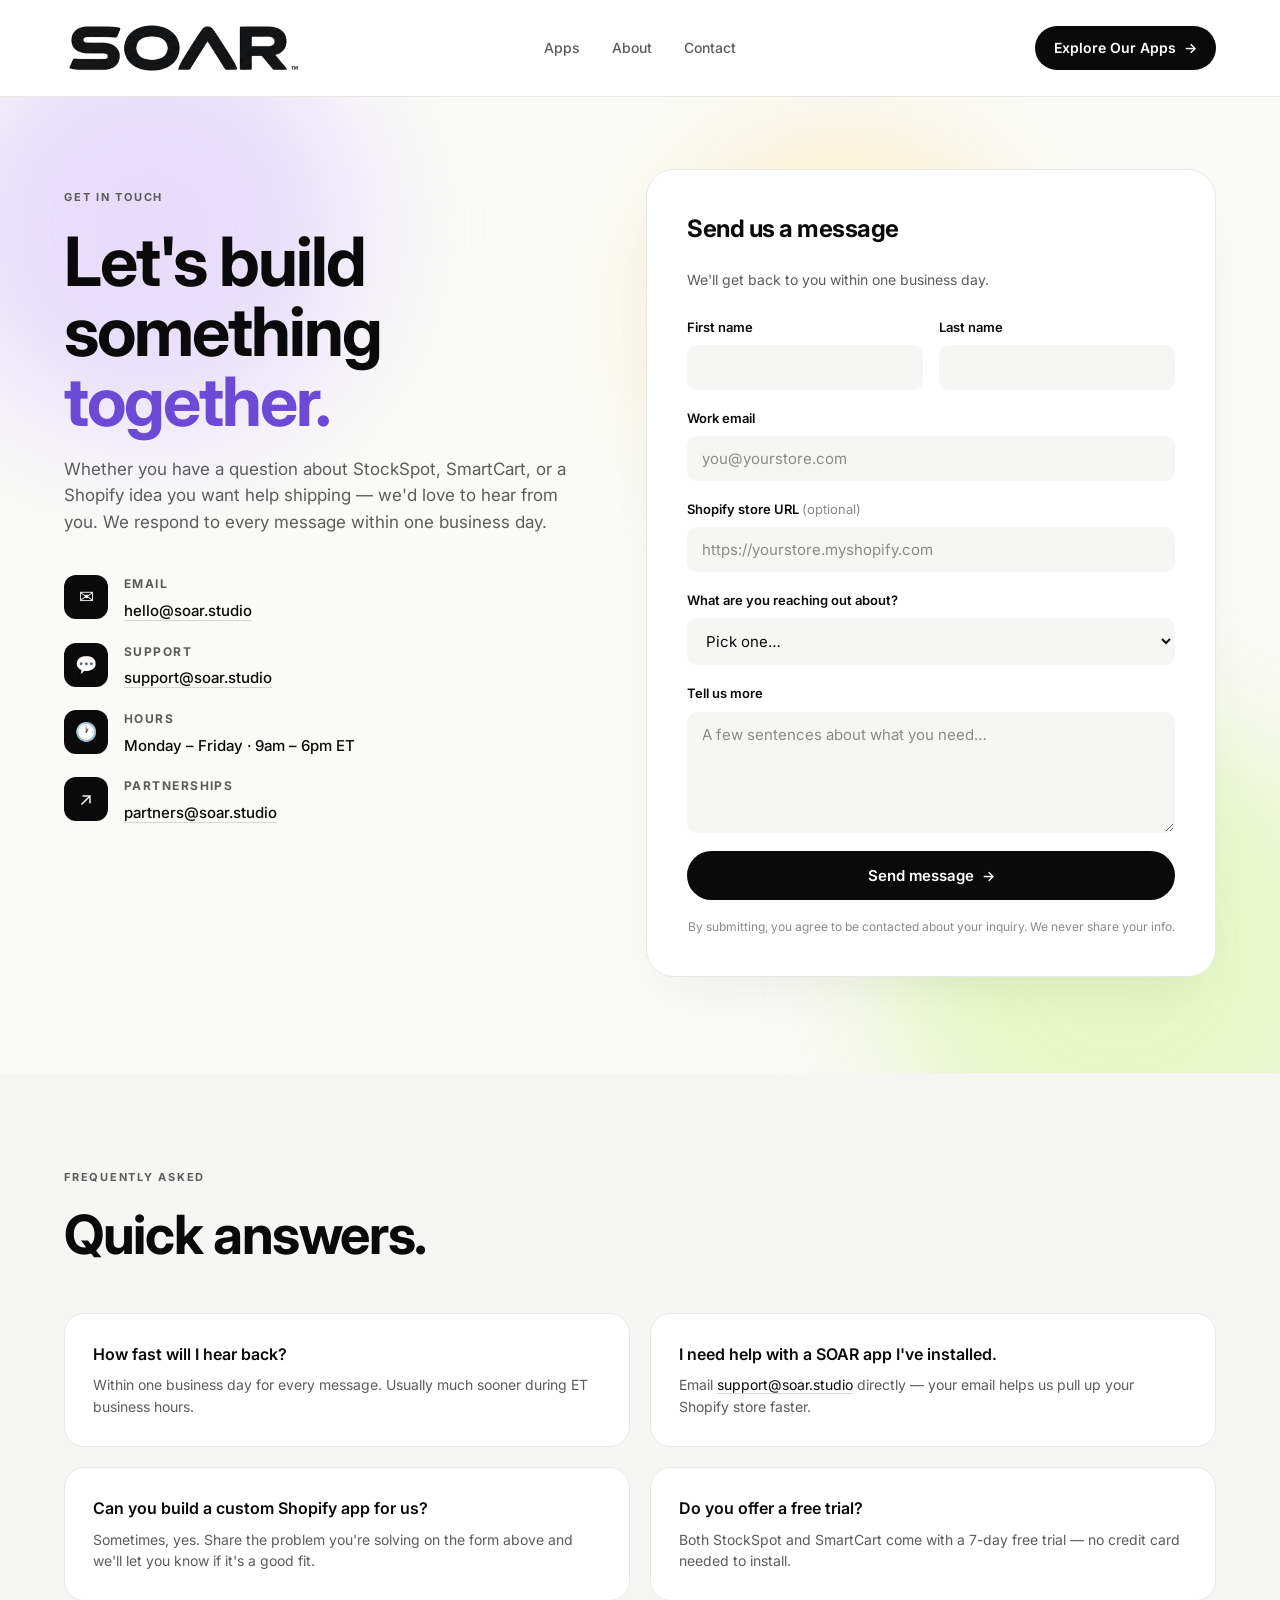
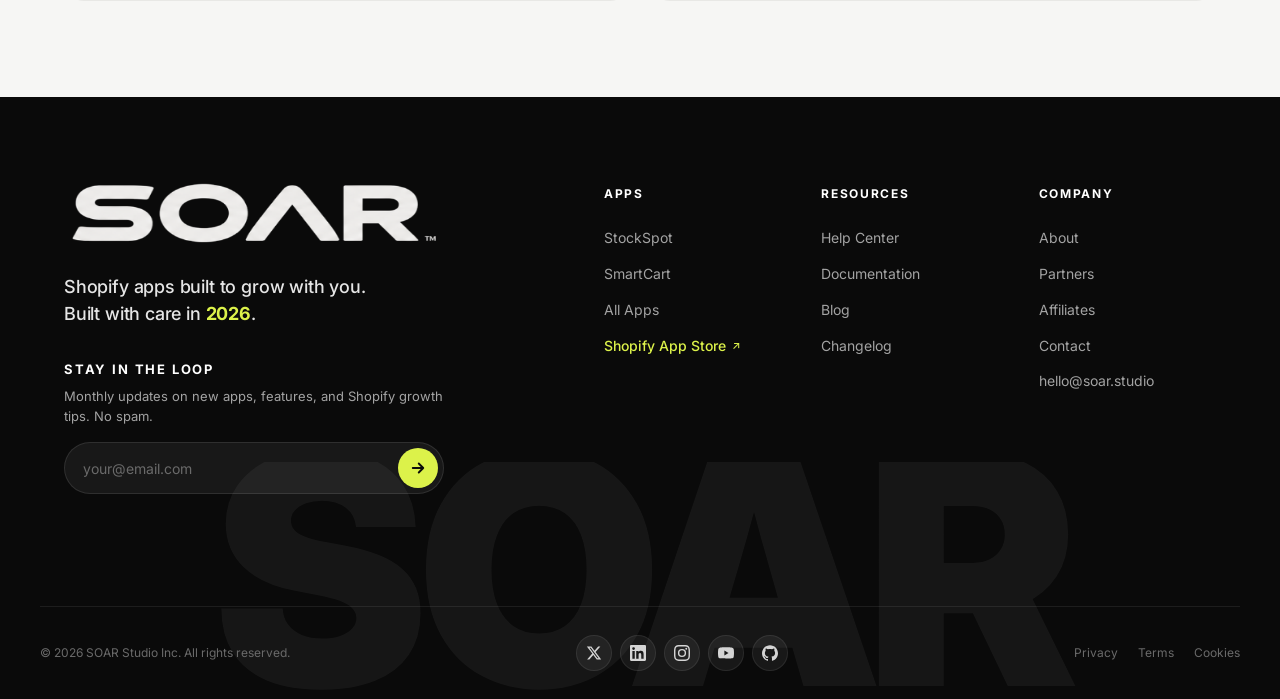
<file: public/contact.html>
<!DOCTYPE html>
<html lang="en">
<head>
  <meta charset="UTF-8" />
  <meta name="viewport" content="width=device-width, initial-scale=1.0" />
  <title>Contact — SOAR Shopify Apps</title>
  <meta name="description" content="Get in touch with the SOAR team. Questions about StockSpot, SmartCart, or custom Shopify app help — we'd love to hear from you." />
  <meta name="theme-color" content="#ffffff" />
  <link rel="icon" type="image/svg+xml" href="favicon.svg" />
  <link rel="alternate icon" type="image/png" href="soar-logo.png" />
  <link rel="apple-touch-icon" href="favicon.svg" />
  <link rel="preconnect" href="https://fonts.googleapis.com" />
  <link rel="preconnect" href="https://fonts.gstatic.com" crossorigin />
  <link href="https://fonts.googleapis.com/css2?family=Inter:wght@400;500;600;700;800&display=swap" rel="stylesheet" />
  <link rel="stylesheet" href="styles.css" />
</head>
<body>
  <header class="site-header">
    <div class="container header-row">
      <a href="index.html" class="brand" aria-label="SOAR home">
        <img src="soar-logo.png" alt="SOAR" class="brand-logo" width="239" height="56" />
      </a>
      <nav class="nav" aria-label="Primary">
        <a href="index.html#apps">Apps</a>
        <a href="index.html#about">About</a>
        <a href="contact.html" aria-current="page">Contact</a>
      </nav>
      <a href="index.html#apps" class="btn btn-dark btn-sm">Explore Our Apps <span class="arrow">→</span></a>
    </div>
  </header>

  <main>
    <section class="contact-hero">
      <div class="hero-bg">
        <div class="blob blob-1"></div>
        <div class="blob blob-2"></div>
        <div class="blob blob-3"></div>
      </div>
      <div class="container contact-grid">
        <div class="contact-lead">
          <p class="eyebrow">Get in touch</p>
          <h1 class="contact-title">Let's build something <span class="hl hl-purple">together.</span></h1>
          <p class="contact-sub">
            Whether you have a question about StockSpot, SmartCart, or a Shopify
            idea you want help shipping — we'd love to hear from you.
            We respond to every message within one business day.
          </p>

          <div class="contact-info">
            <div class="info-item">
              <div class="info-icon">✉</div>
              <div>
                <strong>Email</strong>
                <a href="mailto:hello@soar.studio">hello@soar.studio</a>
              </div>
            </div>
            <div class="info-item">
              <div class="info-icon">💬</div>
              <div>
                <strong>Support</strong>
                <a href="mailto:support@soar.studio">support@soar.studio</a>
              </div>
            </div>
            <div class="info-item">
              <div class="info-icon">🕐</div>
              <div>
                <strong>Hours</strong>
                <span>Monday – Friday · 9am – 6pm ET</span>
              </div>
            </div>
            <div class="info-item">
              <div class="info-icon">↗</div>
              <div>
                <strong>Partnerships</strong>
                <a href="mailto:partners@soar.studio">partners@soar.studio</a>
              </div>
            </div>
          </div>
        </div>

        <div class="contact-form-wrap">
          <form class="contact-form" action="https://formspree.io/f/your-id" method="POST">
            <h2 class="form-title">Send us a message</h2>
            <p class="form-sub">We'll get back to you within one business day.</p>

            <div class="form-row">
              <label>
                <span>First name</span>
                <input type="text" name="first_name" required autocomplete="given-name" />
              </label>
              <label>
                <span>Last name</span>
                <input type="text" name="last_name" required autocomplete="family-name" />
              </label>
            </div>

            <label>
              <span>Work email</span>
              <input type="email" name="email" required autocomplete="email" placeholder="you@yourstore.com" />
            </label>

            <label>
              <span>Shopify store URL <em>(optional)</em></span>
              <input type="url" name="store_url" autocomplete="url" placeholder="https://yourstore.myshopify.com" />
            </label>

            <label>
              <span>What are you reaching out about?</span>
              <select name="topic" required>
                <option value="">Pick one…</option>
                <option value="stockspot">StockSpot support</option>
                <option value="smartcart">SmartCart support</option>
                <option value="custom">Custom app project</option>
                <option value="partnership">Partnership</option>
                <option value="press">Press / Media</option>
                <option value="other">Something else</option>
              </select>
            </label>

            <label>
              <span>Tell us more</span>
              <textarea name="message" rows="5" required placeholder="A few sentences about what you need…"></textarea>
            </label>

            <button type="submit" class="btn btn-dark btn-block">
              Send message <span class="arrow">→</span>
            </button>
            <p class="form-note">By submitting, you agree to be contacted about your inquiry. We never share your info.</p>
          </form>
        </div>
      </div>
    </section>

    <section class="section section-grey faq-section">
      <div class="container">
        <p class="eyebrow">Frequently asked</p>
        <h2 class="section-title">Quick answers.</h2>
        <div class="faq-grid">
          <article class="faq">
            <h3>How fast will I hear back?</h3>
            <p>Within one business day for every message. Usually much sooner during ET business hours.</p>
          </article>
          <article class="faq">
            <h3>I need help with a SOAR app I've installed.</h3>
            <p>Email <a href="mailto:support@soar.studio">support@soar.studio</a> directly — your email helps us pull up your Shopify store faster.</p>
          </article>
          <article class="faq">
            <h3>Can you build a custom Shopify app for us?</h3>
            <p>Sometimes, yes. Share the problem you're solving on the form above and we'll let you know if it's a good fit.</p>
          </article>
          <article class="faq">
            <h3>Do you offer a free trial?</h3>
            <p>Both StockSpot and SmartCart come with a 7-day free trial — no credit card needed to install.</p>
          </article>
        </div>
      </div>
    </section>
  </main>

  <footer id="contact-footer" class="site-footer">
    <div class="container footer-top">
      <div class="footer-pitch">
        <img src="soar-logo.png" alt="SOAR" class="footer-logo" width="307" height="72" />
        <p class="footer-tagline">Shopify apps built to grow with you.<br />Built with care in <span class="hl-lime">2026</span>.</p>
        <div class="footer-signup-pitch">
          <h5>Stay in the loop</h5>
          <p>Monthly updates on new apps, features, and Shopify growth tips. No spam.</p>
          <form class="signup" onsubmit="event.preventDefault(); const b=this.querySelector('button'); b.innerHTML='✓'; b.disabled=true;">
            <input type="email" placeholder="your@email.com" required aria-label="Email address" />
            <button type="submit" aria-label="Subscribe">
              <svg viewBox="0 0 24 24" width="18" height="18" fill="none" stroke="currentColor" stroke-width="2.5" stroke-linecap="round" stroke-linejoin="round"><path d="M5 12 L19 12 M13 6 L19 12 L13 18"/></svg>
            </button>
          </form>
        </div>
      </div>
      <div class="footer-cols">
        <div class="footer-col">
          <h5>Apps</h5>
          <a href="index.html#apps">StockSpot</a>
          <a href="index.html#apps">SmartCart</a>
          <a href="index.html#apps">All Apps</a>
          <a href="#" class="col-cta">Shopify App Store <span aria-hidden="true">↗</span></a>
        </div>
        <div class="footer-col">
          <h5>Resources</h5>
          <a href="#">Help Center</a>
          <a href="#">Documentation</a>
          <a href="#">Blog</a>
          <a href="#">Changelog</a>
        </div>
        <div class="footer-col">
          <h5>Company</h5>
          <a href="index.html#about">About</a>
          <a href="#">Partners</a>
          <a href="affiliates.html">Affiliates</a>
        <a href="contact.html">Contact</a>
          <a href="mailto:hello@soar.studio">hello@soar.studio</a>
        </div>
      </div>
    </div>

    <div class="footer-wordmark" aria-hidden="true">
      <svg viewBox="0 0 1200 260" xmlns="http://www.w3.org/2000/svg" preserveAspectRatio="xMidYMid meet">
        <text x="600" y="210" text-anchor="middle" font-family="Inter, sans-serif" font-size="300" font-weight="900" letter-spacing="-10" fill="currentColor">SOAR</text>
      </svg>
    </div>

    <div class="container footer-bottom">
      <p class="footer-copy">&copy; <span id="year"></span> SOAR Studio Inc. All rights reserved.</p>
      <div class="footer-social">
        <a href="#" aria-label="X (Twitter)"><svg viewBox="0 0 24 24" width="16" height="16" fill="currentColor"><path d="M18.244 2.25h3.308l-7.227 8.26 8.502 11.24H16.17l-5.214-6.817L4.99 21.75H1.68l7.73-8.835L1.254 2.25H8.08l4.713 6.231zm-1.161 17.52h1.833L7.084 4.126H5.117z"/></svg></a>
        <a href="#" aria-label="LinkedIn"><svg viewBox="0 0 24 24" width="16" height="16" fill="currentColor"><path d="M20.447 20.452h-3.554v-5.569c0-1.328-.024-3.037-1.852-3.037-1.853 0-2.136 1.445-2.136 2.939v5.667H9.351V9h3.414v1.561h.046c.477-.9 1.637-1.85 3.37-1.85 3.601 0 4.267 2.37 4.267 5.455v6.286zM5.337 7.433a2.062 2.062 0 01-2.063-2.065 2.063 2.063 0 112.063 2.065zm1.782 13.019H3.555V9h3.564v11.452zM22.225 0H1.771C.792 0 0 .774 0 1.729v20.542C0 23.227.792 24 1.771 24h20.451C23.2 24 24 23.227 24 22.271V1.729C24 .774 23.2 0 22.222 0h.003z"/></svg></a>
        <a href="#" aria-label="Instagram"><svg viewBox="0 0 24 24" width="16" height="16" fill="currentColor"><path d="M12 2.163c3.204 0 3.584.012 4.85.07 3.252.148 4.771 1.691 4.919 4.919.058 1.265.069 1.645.069 4.849 0 3.205-.012 3.584-.069 4.849-.149 3.225-1.664 4.771-4.919 4.919-1.266.058-1.644.07-4.85.07-3.204 0-3.584-.012-4.849-.07-3.26-.149-4.771-1.699-4.919-4.92-.058-1.265-.07-1.644-.07-4.849 0-3.204.013-3.583.07-4.849.149-3.227 1.664-4.771 4.919-4.919 1.266-.057 1.645-.069 4.849-.069zM12 0C8.741 0 8.333.014 7.053.072 2.695.272.273 2.69.073 7.052.014 8.333 0 8.741 0 12c0 3.259.014 3.668.072 4.948.2 4.358 2.618 6.78 6.98 6.98C8.333 23.986 8.741 24 12 24c3.259 0 3.668-.014 4.948-.072 4.354-.2 6.782-2.618 6.979-6.98.059-1.28.073-1.689.073-4.948 0-3.259-.014-3.667-.072-4.947-.196-4.354-2.617-6.78-6.979-6.98C15.668.014 15.259 0 12 0zm0 5.838a6.162 6.162 0 100 12.324 6.162 6.162 0 000-12.324zM12 16a4 4 0 110-8 4 4 0 010 8zm6.406-11.845a1.44 1.44 0 100 2.881 1.44 1.44 0 000-2.881z"/></svg></a>
        <a href="#" aria-label="YouTube"><svg viewBox="0 0 24 24" width="16" height="16" fill="currentColor"><path d="M23.498 6.186a3.016 3.016 0 00-2.122-2.136C19.505 3.545 12 3.545 12 3.545s-7.505 0-9.377.505A3.017 3.017 0 00.502 6.186C0 8.07 0 12 0 12s0 3.93.502 5.814a3.016 3.016 0 002.122 2.136c1.871.505 9.376.505 9.376.505s7.505 0 9.377-.505a3.015 3.015 0 002.122-2.136C24 15.93 24 12 24 12s0-3.93-.502-5.814zM9.545 15.568V8.432L15.818 12l-6.273 3.568z"/></svg></a>
        <a href="#" aria-label="GitHub"><svg viewBox="0 0 24 24" width="16" height="16" fill="currentColor"><path d="M12 .297c-6.63 0-12 5.373-12 12 0 5.303 3.438 9.8 8.205 11.385.6.113.82-.258.82-.577 0-.285-.01-1.04-.015-2.04-3.338.724-4.042-1.61-4.042-1.61C4.422 18.07 3.633 17.7 3.633 17.7c-1.087-.744.084-.729.084-.729 1.205.084 1.838 1.236 1.838 1.236 1.07 1.835 2.809 1.305 3.495.998.108-.776.417-1.305.76-1.605-2.665-.3-5.466-1.332-5.466-5.93 0-1.31.465-2.38 1.235-3.22-.135-.303-.54-1.523.105-3.176 0 0 1.005-.322 3.3 1.23.96-.267 1.98-.4 3-.405 1.02.005 2.04.138 3 .405 2.28-1.552 3.285-1.23 3.285-1.23.645 1.653.24 2.873.12 3.176.765.84 1.23 1.91 1.23 3.22 0 4.61-2.805 5.625-5.475 5.92.42.36.81 1.096.81 2.22 0 1.606-.015 2.896-.015 3.286 0 .315.21.69.825.57C20.565 22.092 24 17.592 24 12.297c0-6.627-5.373-12-12-12"/></svg></a>
      </div>
      <nav class="footer-legal">
        <a href="#">Privacy</a>
        <a href="#">Terms</a>
        <a href="#">Cookies</a>
      </nav>
    </div>
  </footer>

  <script>
    document.getElementById('year').textContent = new Date().getFullYear();
  </script>
</body>
</html>
</file>
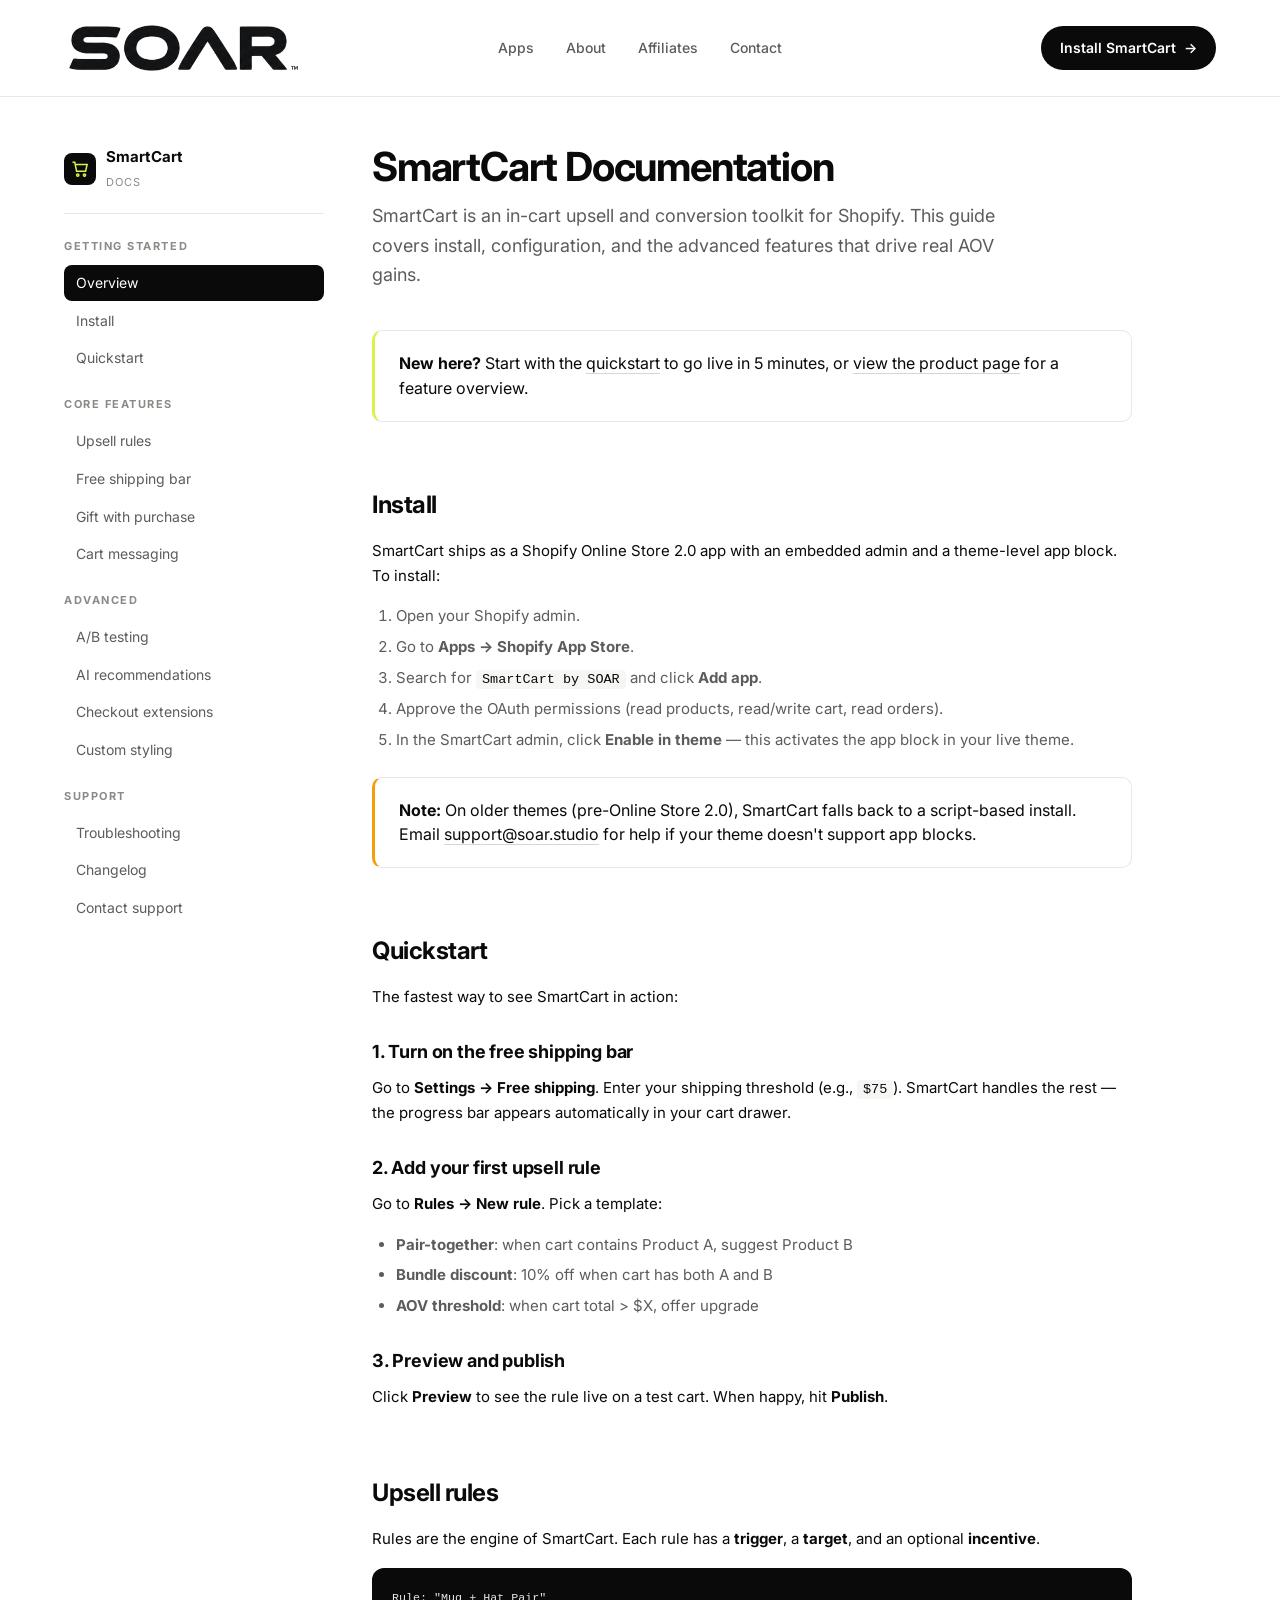
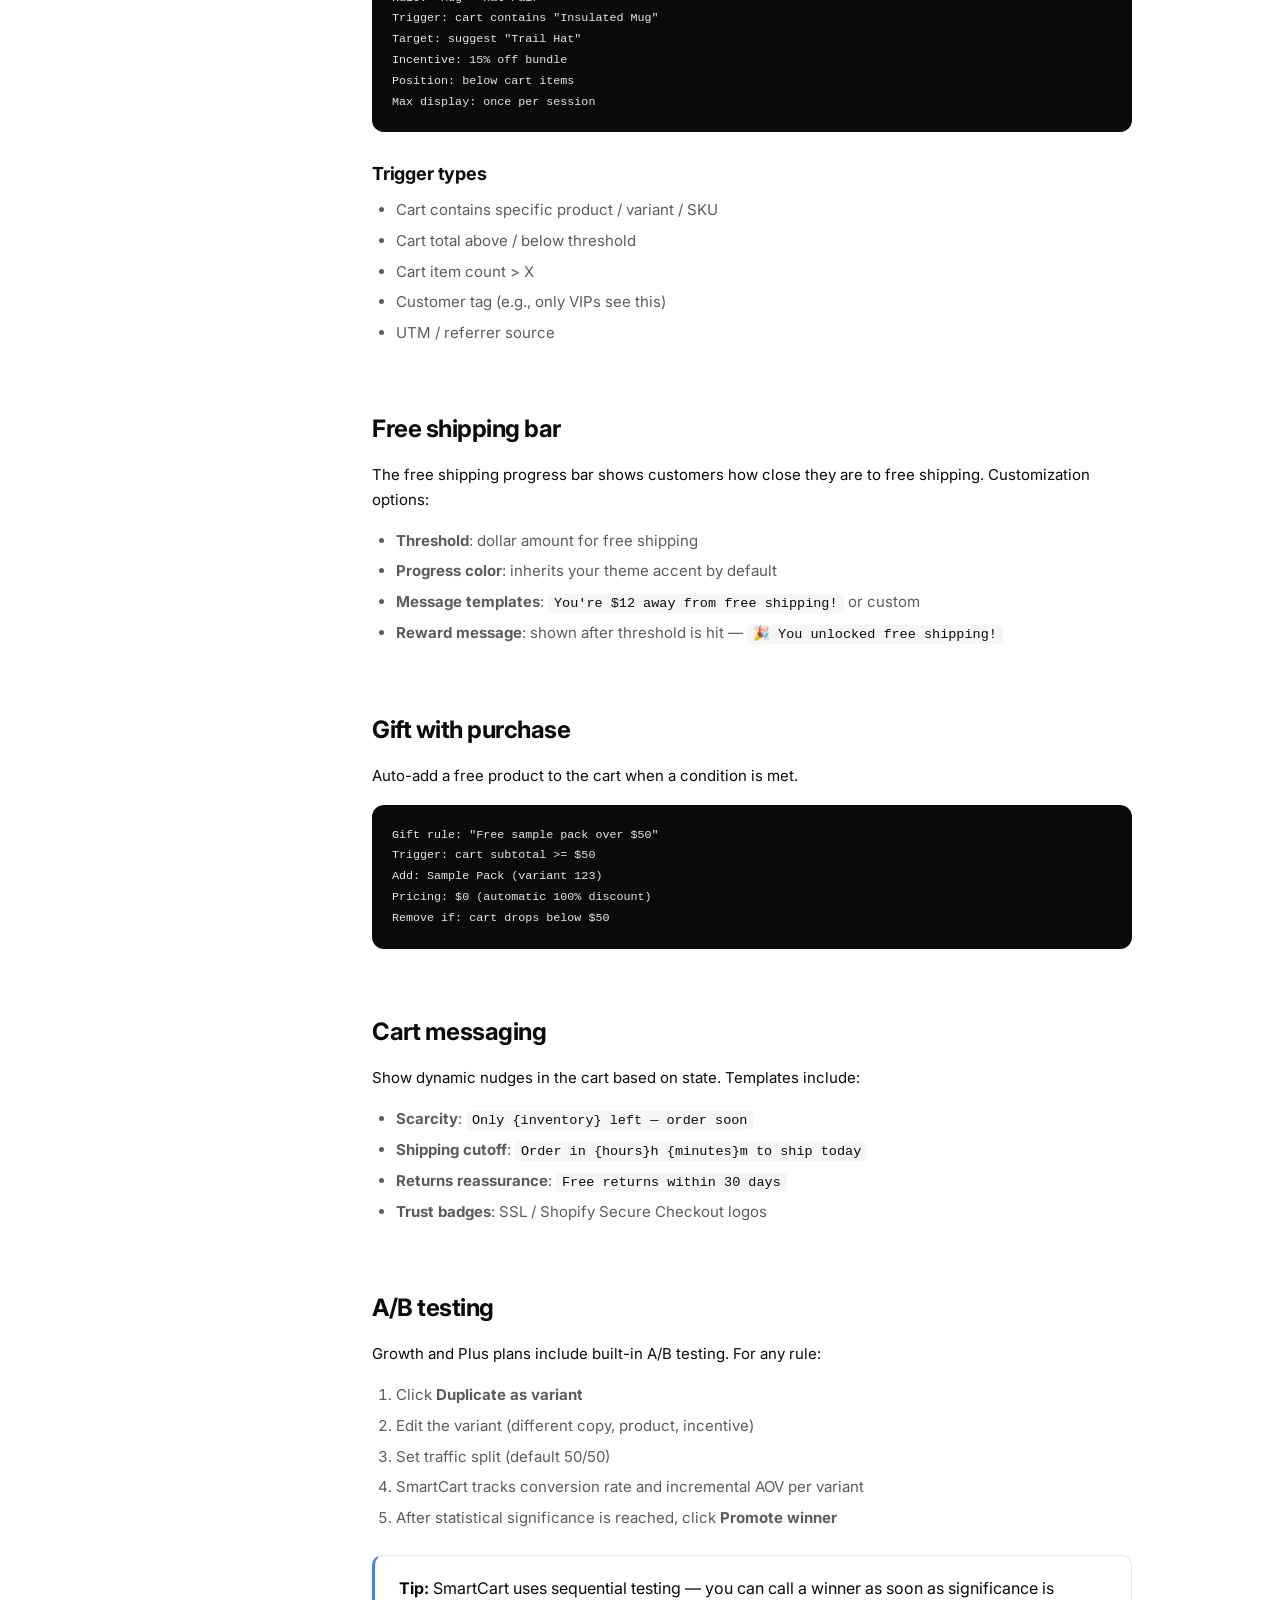
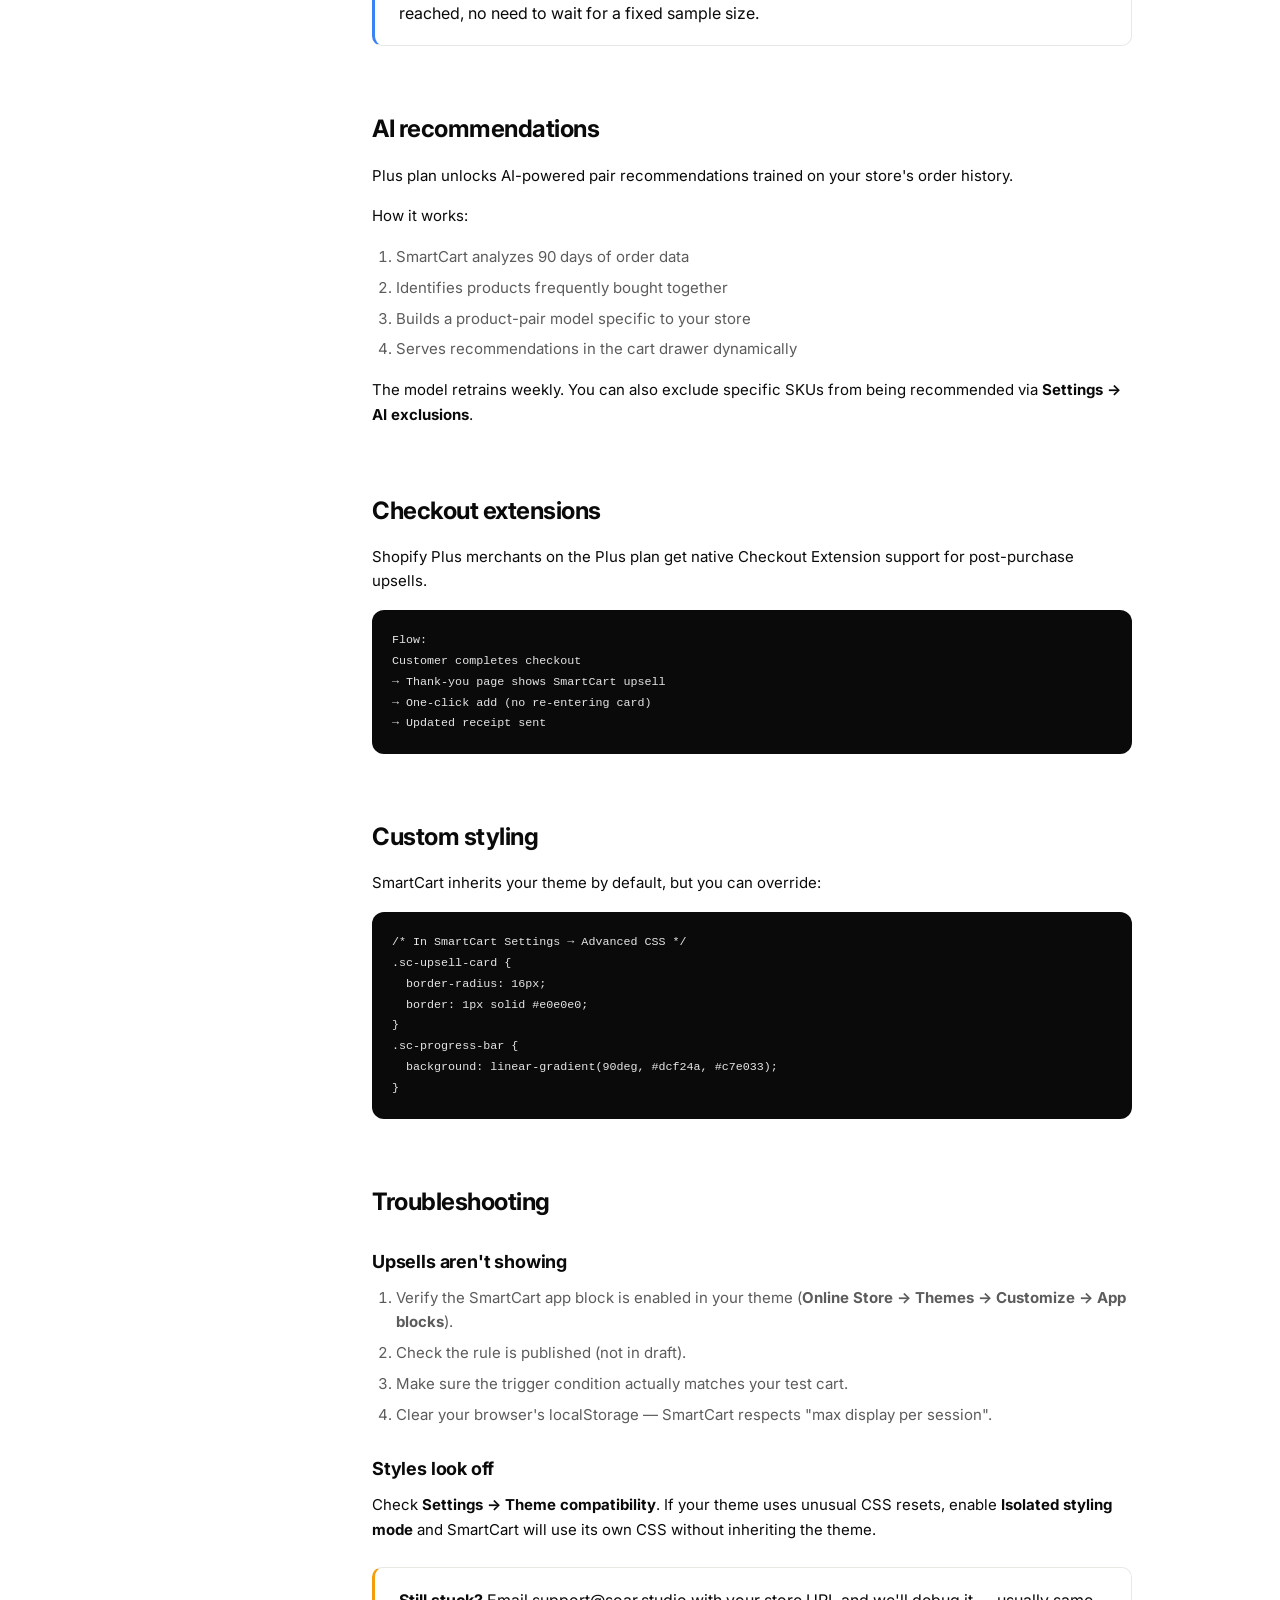
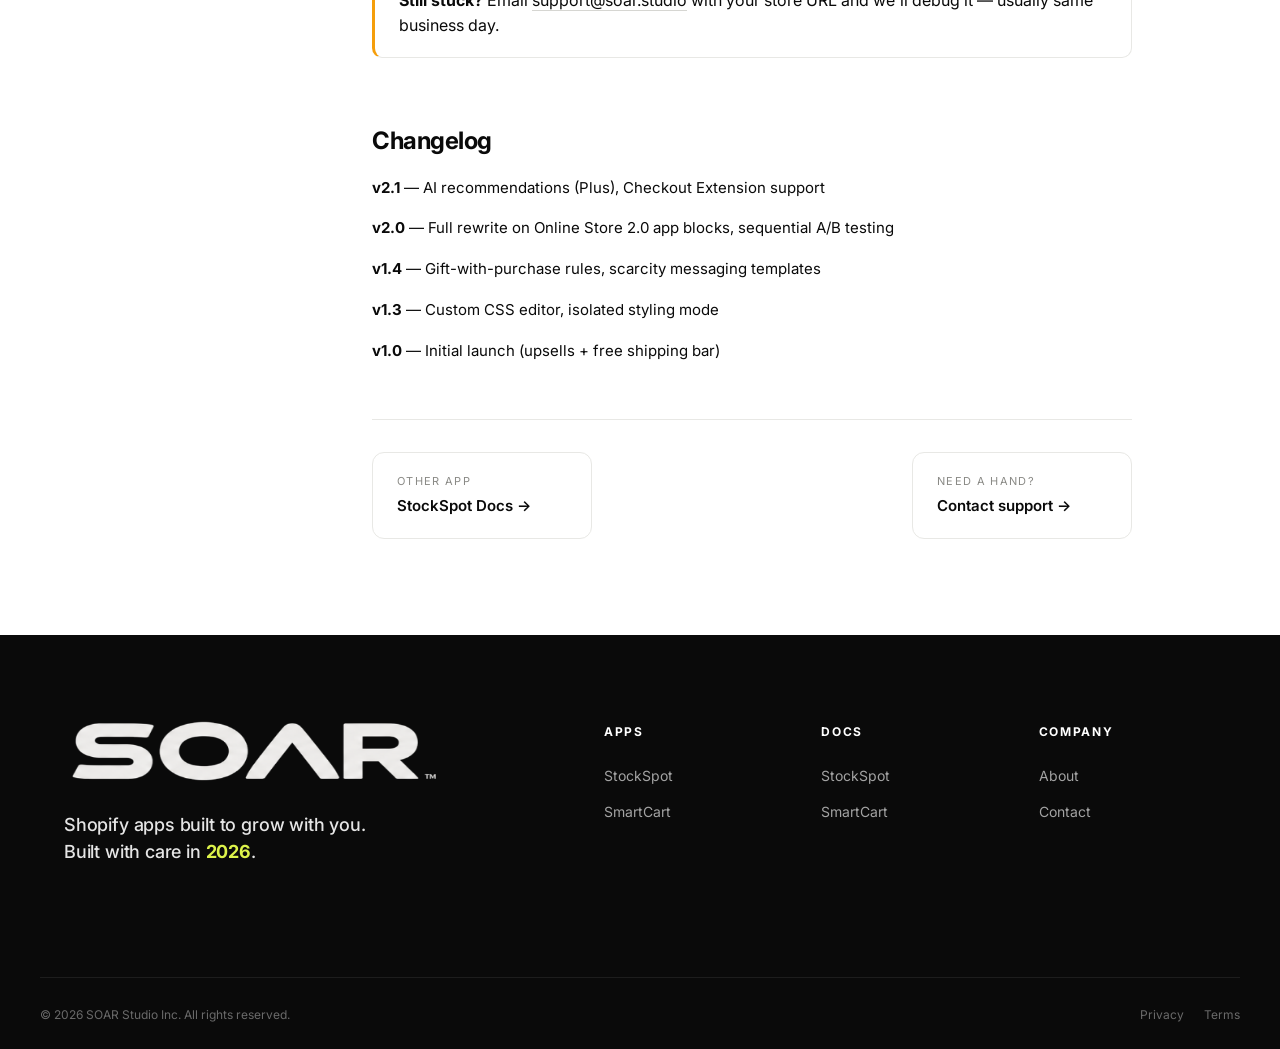
<file: public/smartcart-docs.html>
<!DOCTYPE html>
<html lang="en">
<head>
  <meta charset="UTF-8" />
  <meta name="viewport" content="width=device-width, initial-scale=1.0" />
  <title>SmartCart Documentation — SOAR</title>
  <meta name="description" content="Install, configure, and extend SmartCart — SOAR's in-cart upsell app for Shopify." />
  <link rel="icon" type="image/svg+xml" href="favicon.svg" />
  <link rel="preconnect" href="https://fonts.googleapis.com" />
  <link rel="preconnect" href="https://fonts.gstatic.com" crossorigin />
  <link href="https://fonts.googleapis.com/css2?family=Inter:wght@400;500;600;700;800&display=swap" rel="stylesheet" />
  <link rel="stylesheet" href="styles.css" />
</head>
<body>
  <header class="site-header">
    <div class="container header-row">
      <a href="index.html" class="brand" aria-label="SOAR home">
        <img src="soar-logo.png" alt="SOAR" class="brand-logo" width="239" height="56" />
      </a>
      <nav class="nav" aria-label="Primary">
        <a href="index.html#apps">Apps</a>
        <a href="index.html#about">About</a>
        <a href="affiliates.html">Affiliates</a>
        <a href="contact.html">Contact</a>
      </nav>
      <a href="smartcart.html" class="btn btn-dark btn-sm">Install SmartCart <span class="arrow">→</span></a>
    </div>
  </header>

  <main>
    <div class="container">
      <div class="docs-layout">
        <aside class="docs-sidebar">
          <div class="docs-sidebar-brand">
            <div class="appicon appicon-dark">
              <svg viewBox="0 0 24 24" fill="none" stroke="currentColor" stroke-width="2"><circle cx="9" cy="20" r="1.5"/><circle cx="18" cy="20" r="1.5"/><path d="M2 3h3l2.5 12h12l2-9H6"/></svg>
            </div>
            <div>
              <strong>SmartCart</strong>
              <span>Docs</span>
            </div>
          </div>
          <h4>Getting started</h4>
          <ul>
            <li><a href="#overview" class="active">Overview</a></li>
            <li><a href="#install">Install</a></li>
            <li><a href="#quickstart">Quickstart</a></li>
          </ul>
          <h4>Core features</h4>
          <ul>
            <li><a href="#upsells">Upsell rules</a></li>
            <li><a href="#shipping">Free shipping bar</a></li>
            <li><a href="#gifts">Gift with purchase</a></li>
            <li><a href="#messaging">Cart messaging</a></li>
          </ul>
          <h4>Advanced</h4>
          <ul>
            <li><a href="#ab-testing">A/B testing</a></li>
            <li><a href="#ai-recommendations">AI recommendations</a></li>
            <li><a href="#checkout-extensions">Checkout extensions</a></li>
            <li><a href="#styling">Custom styling</a></li>
          </ul>
          <h4>Support</h4>
          <ul>
            <li><a href="#troubleshooting">Troubleshooting</a></li>
            <li><a href="#changelog">Changelog</a></li>
            <li><a href="contact.html">Contact support</a></li>
          </ul>
        </aside>

        <article class="docs-main">
          <h1 id="overview">SmartCart Documentation</h1>
          <p class="docs-lede">
            SmartCart is an in-cart upsell and conversion toolkit for Shopify. This guide covers install, configuration, and the advanced features that drive real AOV gains.
          </p>

          <div class="callout">
            <strong>New here?</strong> Start with the <a href="#quickstart">quickstart</a> to go live in 5 minutes, or <a href="smartcart.html">view the product page</a> for a feature overview.
          </div>

          <h2 id="install">Install</h2>
          <p>SmartCart ships as a Shopify Online Store 2.0 app with an embedded admin and a theme-level app block. To install:</p>
          <ol>
            <li>Open your Shopify admin.</li>
            <li>Go to <strong>Apps → Shopify App Store</strong>.</li>
            <li>Search for <code>SmartCart by SOAR</code> and click <strong>Add app</strong>.</li>
            <li>Approve the OAuth permissions (read products, read/write cart, read orders).</li>
            <li>In the SmartCart admin, click <strong>Enable in theme</strong> — this activates the app block in your live theme.</li>
          </ol>

          <div class="callout warn">
            <strong>Note:</strong> On older themes (pre-Online Store 2.0), SmartCart falls back to a script-based install. Email <a href="mailto:support@soar.studio">support@soar.studio</a> for help if your theme doesn't support app blocks.
          </div>

          <h2 id="quickstart">Quickstart</h2>
          <p>The fastest way to see SmartCart in action:</p>
          <h3>1. Turn on the free shipping bar</h3>
          <p>Go to <strong>Settings → Free shipping</strong>. Enter your shipping threshold (e.g., <code>$75</code>). SmartCart handles the rest — the progress bar appears automatically in your cart drawer.</p>

          <h3>2. Add your first upsell rule</h3>
          <p>Go to <strong>Rules → New rule</strong>. Pick a template:</p>
          <ul>
            <li><strong>Pair-together</strong>: when cart contains Product A, suggest Product B</li>
            <li><strong>Bundle discount</strong>: 10% off when cart has both A and B</li>
            <li><strong>AOV threshold</strong>: when cart total &gt; $X, offer upgrade</li>
          </ul>

          <h3>3. Preview and publish</h3>
          <p>Click <strong>Preview</strong> to see the rule live on a test cart. When happy, hit <strong>Publish</strong>.</p>

          <h2 id="upsells">Upsell rules</h2>
          <p>Rules are the engine of SmartCart. Each rule has a <strong>trigger</strong>, a <strong>target</strong>, and an optional <strong>incentive</strong>.</p>
          <pre><code>Rule: "Mug + Hat Pair"
Trigger: cart contains "Insulated Mug"
Target: suggest "Trail Hat"
Incentive: 15% off bundle
Position: below cart items
Max display: once per session</code></pre>

          <h3>Trigger types</h3>
          <ul>
            <li>Cart contains specific product / variant / SKU</li>
            <li>Cart total above / below threshold</li>
            <li>Cart item count &gt; X</li>
            <li>Customer tag (e.g., only VIPs see this)</li>
            <li>UTM / referrer source</li>
          </ul>

          <h2 id="shipping">Free shipping bar</h2>
          <p>The free shipping progress bar shows customers how close they are to free shipping. Customization options:</p>
          <ul>
            <li><strong>Threshold</strong>: dollar amount for free shipping</li>
            <li><strong>Progress color</strong>: inherits your theme accent by default</li>
            <li><strong>Message templates</strong>: <code>You're $12 away from free shipping!</code> or custom</li>
            <li><strong>Reward message</strong>: shown after threshold is hit — <code>🎉 You unlocked free shipping!</code></li>
          </ul>

          <h2 id="gifts">Gift with purchase</h2>
          <p>Auto-add a free product to the cart when a condition is met.</p>
          <pre><code>Gift rule: "Free sample pack over $50"
Trigger: cart subtotal >= $50
Add: Sample Pack (variant 123)
Pricing: $0 (automatic 100% discount)
Remove if: cart drops below $50</code></pre>

          <h2 id="messaging">Cart messaging</h2>
          <p>Show dynamic nudges in the cart based on state. Templates include:</p>
          <ul>
            <li><strong>Scarcity</strong>: <code>Only {inventory} left — order soon</code></li>
            <li><strong>Shipping cutoff</strong>: <code>Order in {hours}h {minutes}m to ship today</code></li>
            <li><strong>Returns reassurance</strong>: <code>Free returns within 30 days</code></li>
            <li><strong>Trust badges</strong>: SSL / Shopify Secure Checkout logos</li>
          </ul>

          <h2 id="ab-testing">A/B testing</h2>
          <p>Growth and Plus plans include built-in A/B testing. For any rule:</p>
          <ol>
            <li>Click <strong>Duplicate as variant</strong></li>
            <li>Edit the variant (different copy, product, incentive)</li>
            <li>Set traffic split (default 50/50)</li>
            <li>SmartCart tracks conversion rate and incremental AOV per variant</li>
            <li>After statistical significance is reached, click <strong>Promote winner</strong></li>
          </ol>
          <div class="callout info">
            <strong>Tip:</strong> SmartCart uses sequential testing — you can call a winner as soon as significance is reached, no need to wait for a fixed sample size.
          </div>

          <h2 id="ai-recommendations">AI recommendations</h2>
          <p>Plus plan unlocks AI-powered pair recommendations trained on your store's order history.</p>
          <p>How it works:</p>
          <ol>
            <li>SmartCart analyzes 90 days of order data</li>
            <li>Identifies products frequently bought together</li>
            <li>Builds a product-pair model specific to your store</li>
            <li>Serves recommendations in the cart drawer dynamically</li>
          </ol>
          <p>The model retrains weekly. You can also exclude specific SKUs from being recommended via <strong>Settings → AI exclusions</strong>.</p>

          <h2 id="checkout-extensions">Checkout extensions</h2>
          <p>Shopify Plus merchants on the Plus plan get native Checkout Extension support for post-purchase upsells.</p>
          <pre><code>Flow:
Customer completes checkout
→ Thank-you page shows SmartCart upsell
→ One-click add (no re-entering card)
→ Updated receipt sent</code></pre>

          <h2 id="styling">Custom styling</h2>
          <p>SmartCart inherits your theme by default, but you can override:</p>
          <pre><code>/* In SmartCart Settings → Advanced CSS */
.sc-upsell-card {
  border-radius: 16px;
  border: 1px solid #e0e0e0;
}
.sc-progress-bar {
  background: linear-gradient(90deg, #dcf24a, #c7e033);
}</code></pre>

          <h2 id="troubleshooting">Troubleshooting</h2>
          <h3>Upsells aren't showing</h3>
          <ol>
            <li>Verify the SmartCart app block is enabled in your theme (<strong>Online Store → Themes → Customize → App blocks</strong>).</li>
            <li>Check the rule is published (not in draft).</li>
            <li>Make sure the trigger condition actually matches your test cart.</li>
            <li>Clear your browser's localStorage — SmartCart respects "max display per session".</li>
          </ol>

          <h3>Styles look off</h3>
          <p>Check <strong>Settings → Theme compatibility</strong>. If your theme uses unusual CSS resets, enable <strong>Isolated styling mode</strong> and SmartCart will use its own CSS without inheriting the theme.</p>

          <div class="callout warn">
            <strong>Still stuck?</strong> Email <a href="mailto:support@soar.studio">support@soar.studio</a> with your store URL and we'll debug it — usually same business day.
          </div>

          <h2 id="changelog">Changelog</h2>
          <p><strong>v2.1</strong> — AI recommendations (Plus), Checkout Extension support</p>
          <p><strong>v2.0</strong> — Full rewrite on Online Store 2.0 app blocks, sequential A/B testing</p>
          <p><strong>v1.4</strong> — Gift-with-purchase rules, scarcity messaging templates</p>
          <p><strong>v1.3</strong> — Custom CSS editor, isolated styling mode</p>
          <p><strong>v1.0</strong> — Initial launch (upsells + free shipping bar)</p>

          <nav class="docs-footer-nav">
            <a href="stockspot-docs.html">
              <small>Other app</small>
              <strong>StockSpot Docs →</strong>
            </a>
            <a href="contact.html">
              <small>Need a hand?</small>
              <strong>Contact support →</strong>
            </a>
          </nav>
        </article>
      </div>
    </div>
  </main>

  <footer class="site-footer">
    <div class="container footer-top">
      <div class="footer-pitch">
        <img src="soar-logo.png" alt="SOAR" class="footer-logo" width="307" height="72" />
        <p class="footer-tagline">Shopify apps built to grow with you.<br />Built with care in <span class="hl-lime">2026</span>.</p>
      </div>
      <div class="footer-cols">
        <div class="footer-col">
          <h5>Apps</h5>
          <a href="stockspot.html">StockSpot</a>
          <a href="smartcart.html">SmartCart</a>
        </div>
        <div class="footer-col">
          <h5>Docs</h5>
          <a href="stockspot-docs.html">StockSpot</a>
          <a href="smartcart-docs.html">SmartCart</a>
        </div>
        <div class="footer-col">
          <h5>Company</h5>
          <a href="index.html#about">About</a>
          <a href="contact.html">Contact</a>
        </div>
      </div>
    </div>
    <div class="container footer-bottom">
      <p class="footer-copy">&copy; <span id="year"></span> SOAR Studio Inc. All rights reserved.</p>
      <nav class="footer-legal">
        <a href="#">Privacy</a>
        <a href="#">Terms</a>
      </nav>
    </div>
  </footer>
  <script>
    document.getElementById('year').textContent = new Date().getFullYear();
    const sidebarLinks = document.querySelectorAll('.docs-sidebar a[href^="#"]');
    const sections = document.querySelectorAll('.docs-main h2[id], .docs-main h1[id]');
    function setActive() {
      let current = sections[0]?.id;
      sections.forEach(s => { if (s.getBoundingClientRect().top < 150) current = s.id; });
      sidebarLinks.forEach(l => l.classList.toggle('active', l.getAttribute('href') === '#' + current));
    }
    document.addEventListener('scroll', setActive, { passive: true });
    setActive();
  </script>
</body>
</html>
</file>
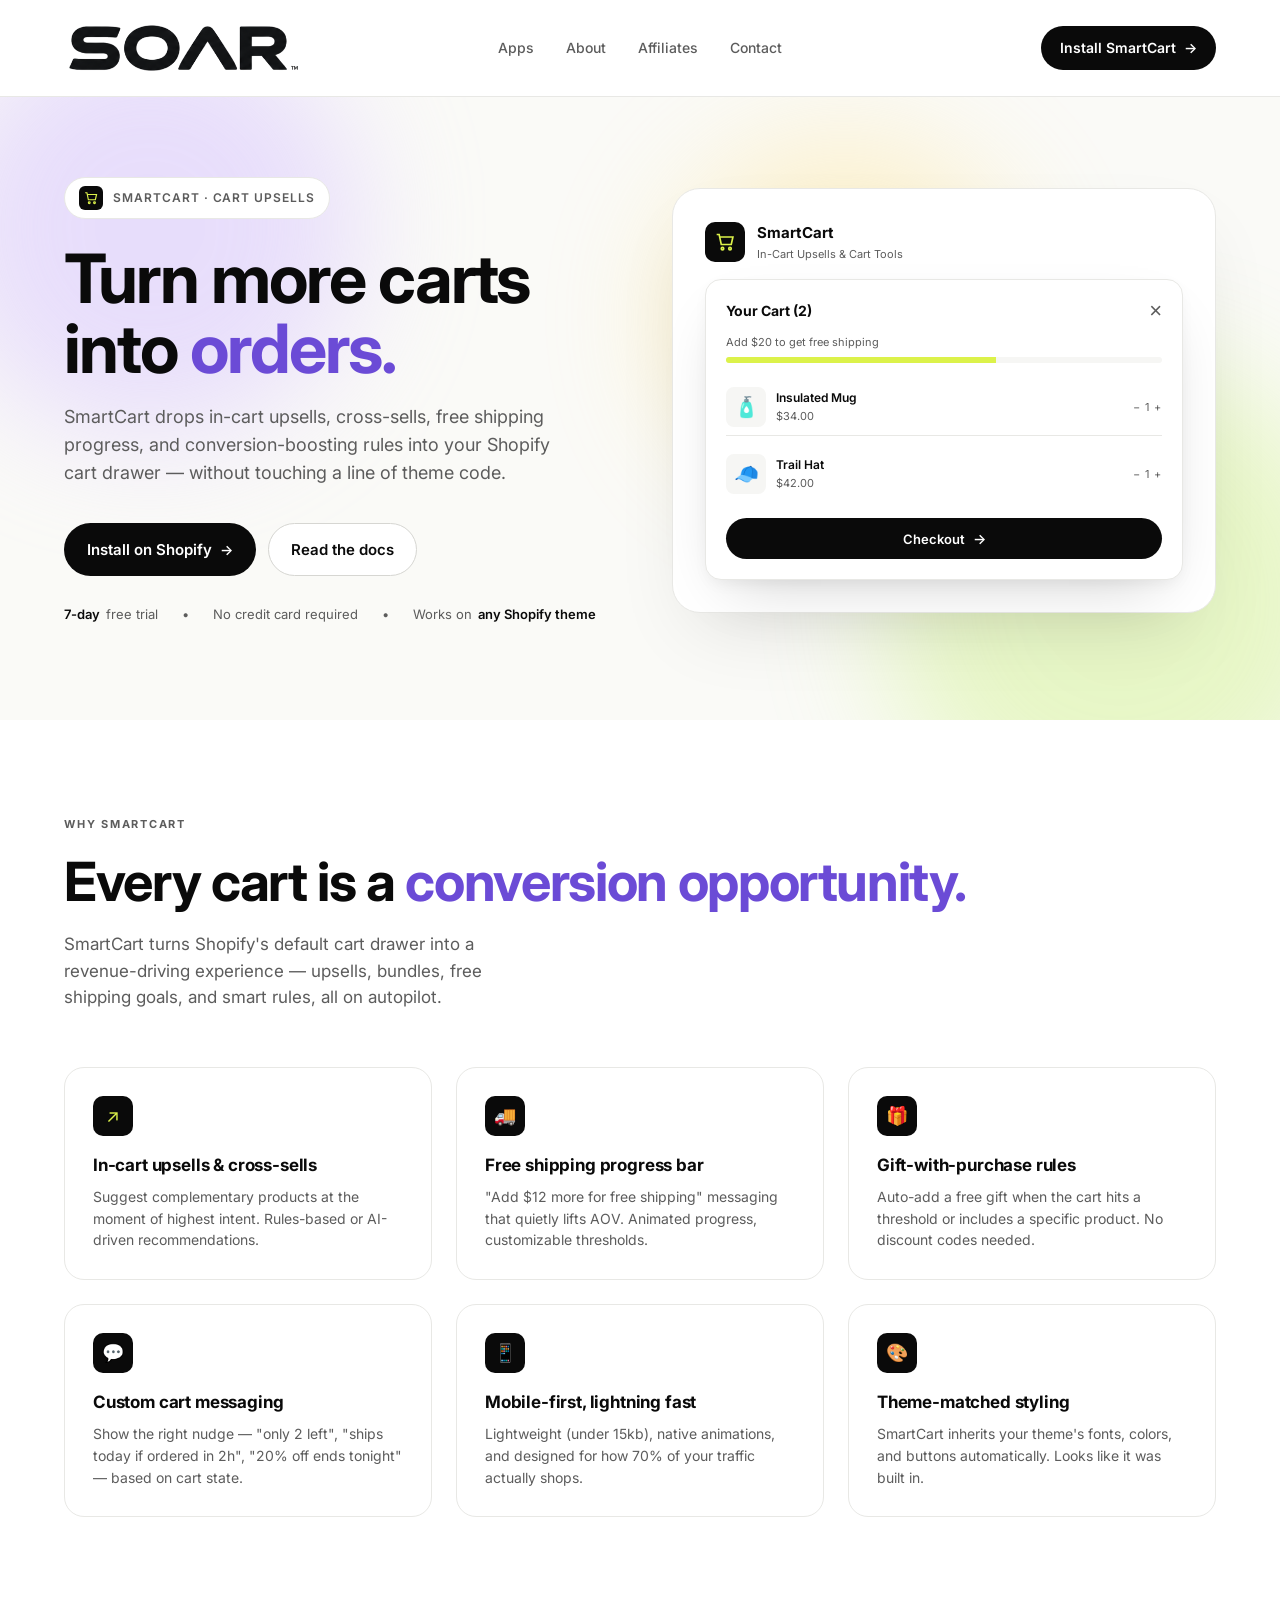
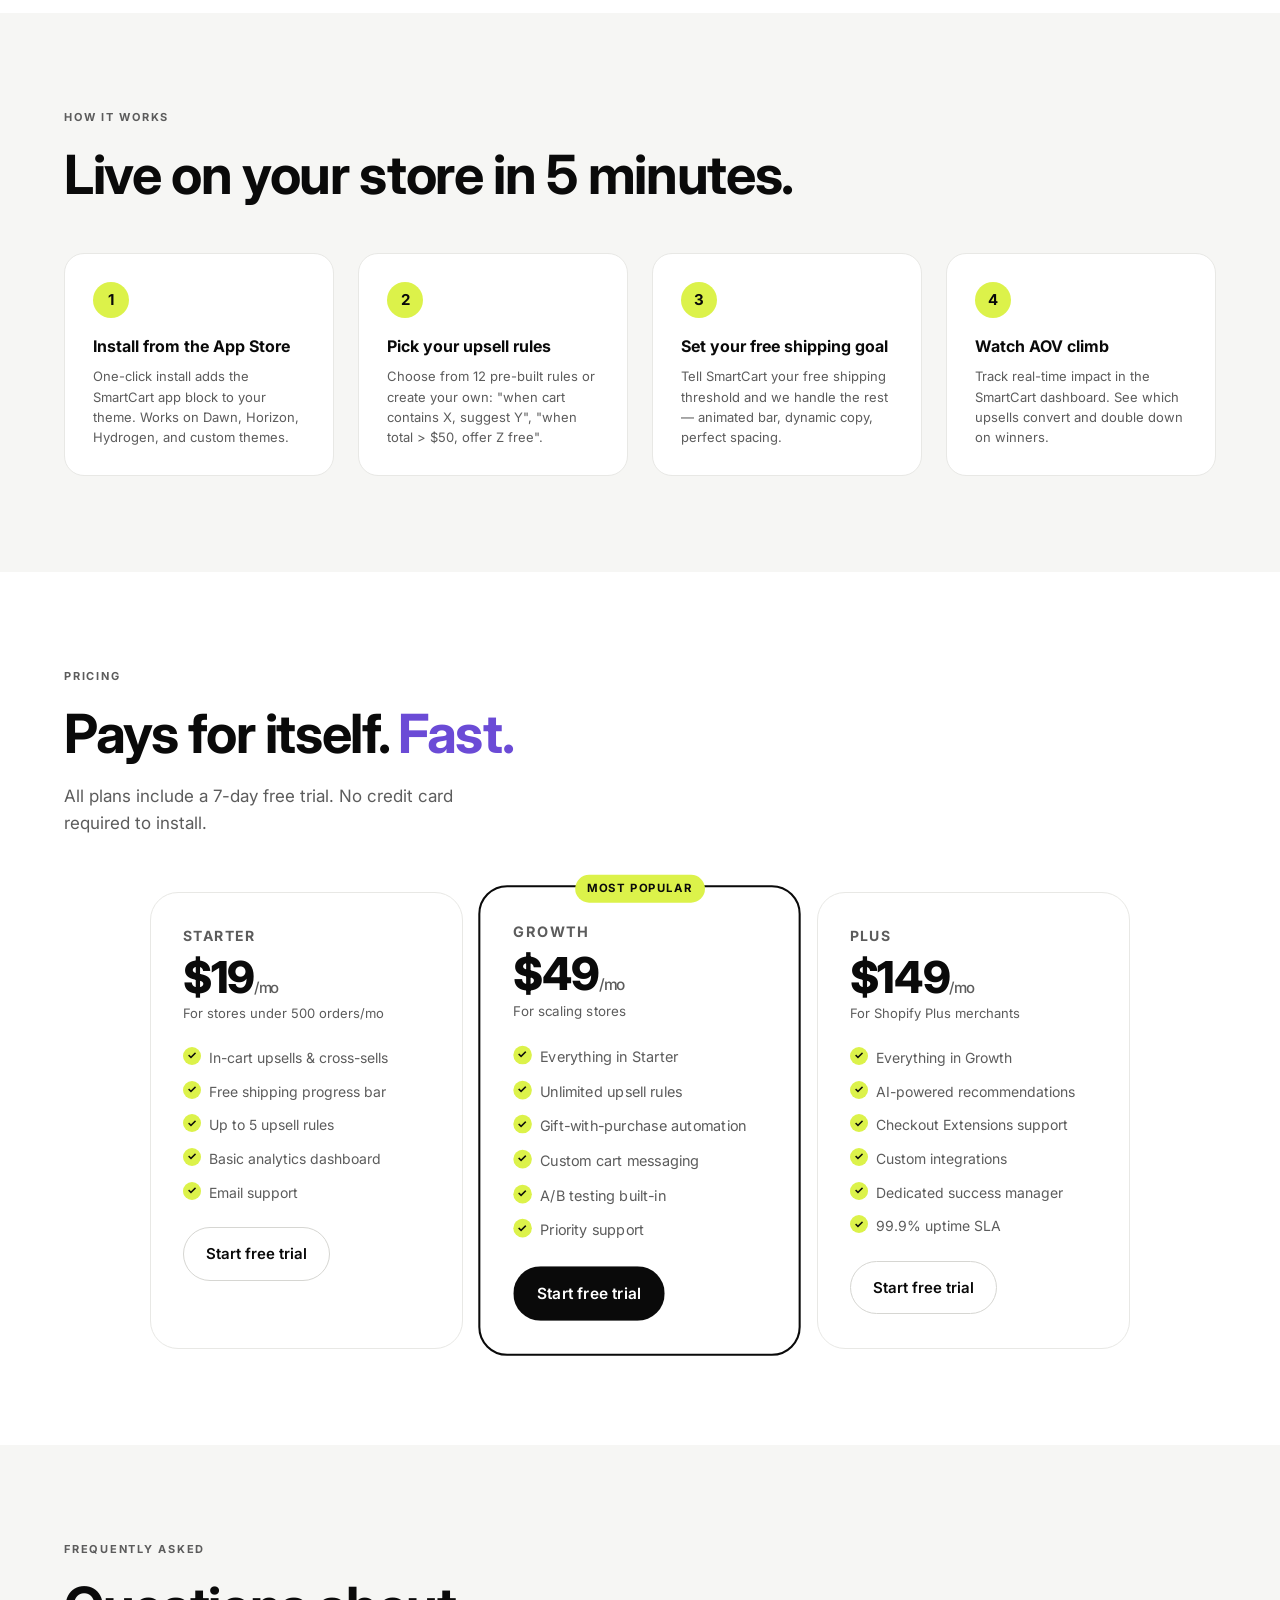
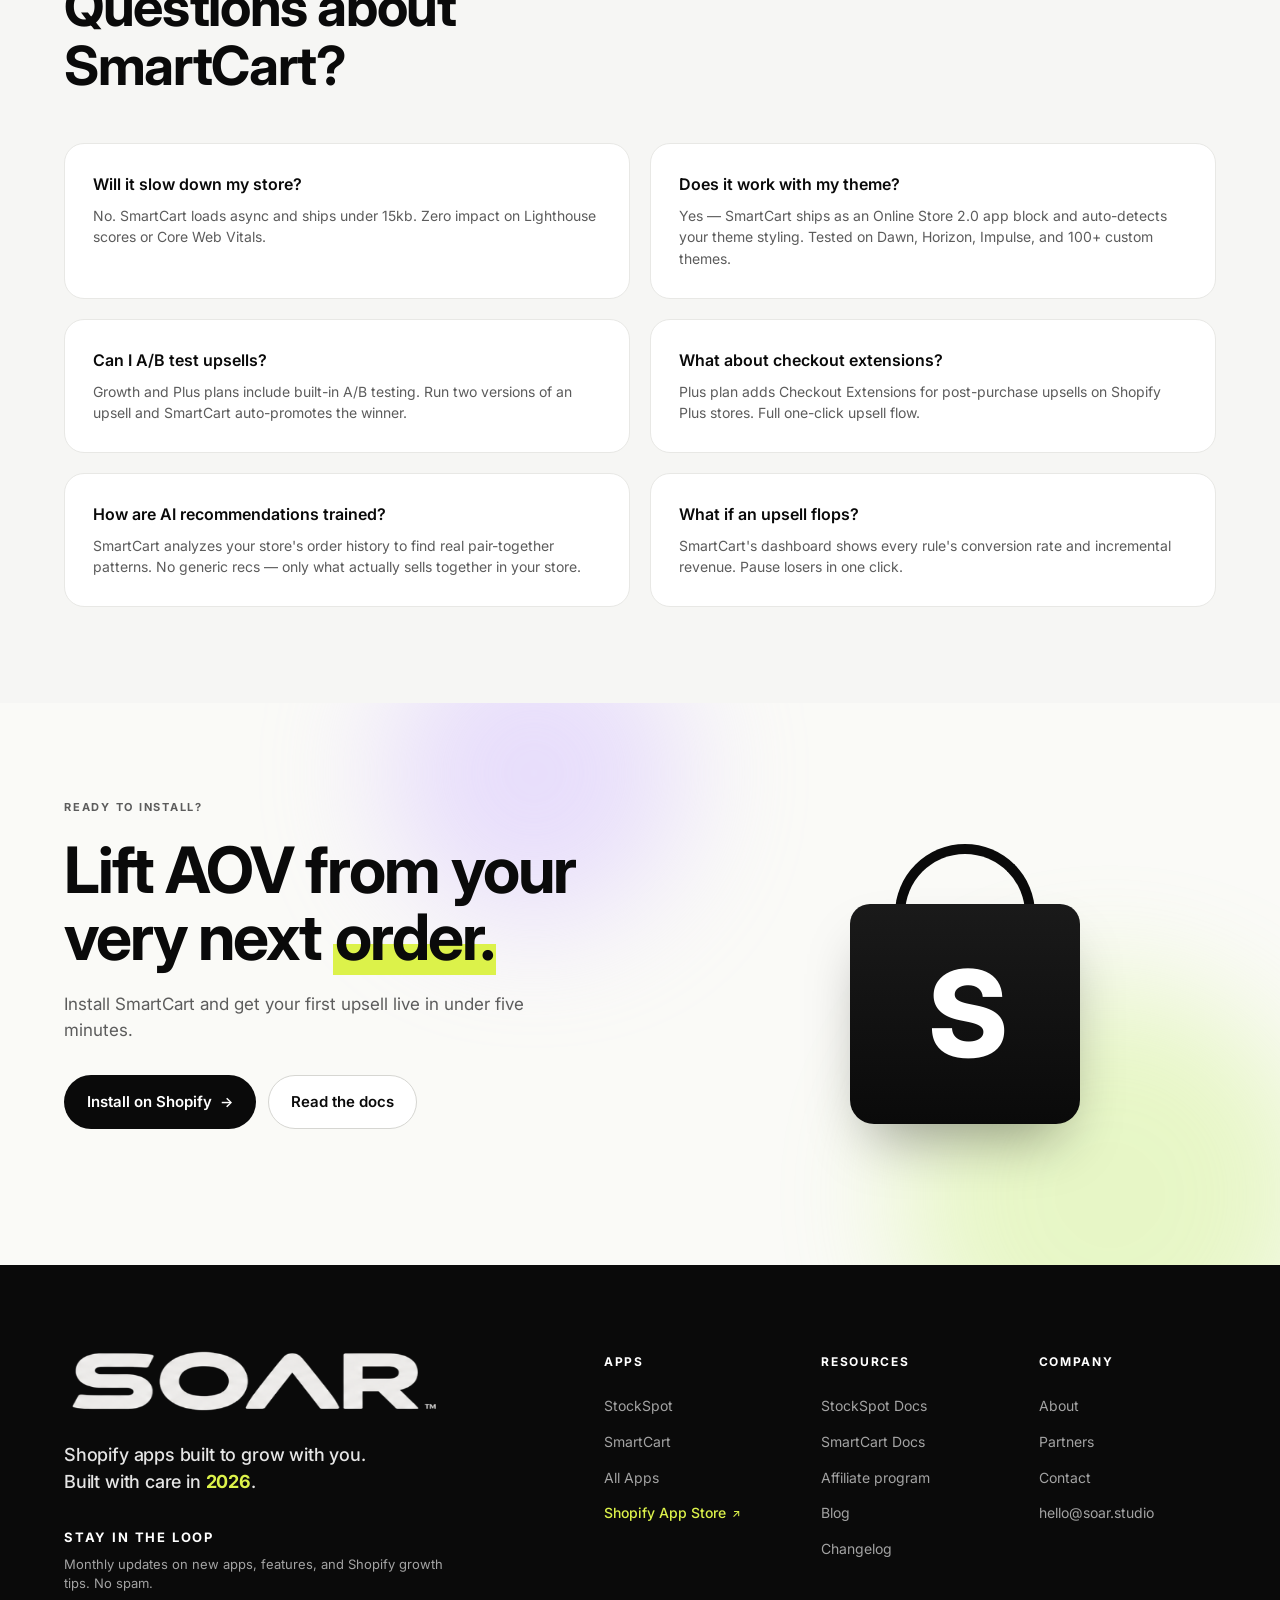
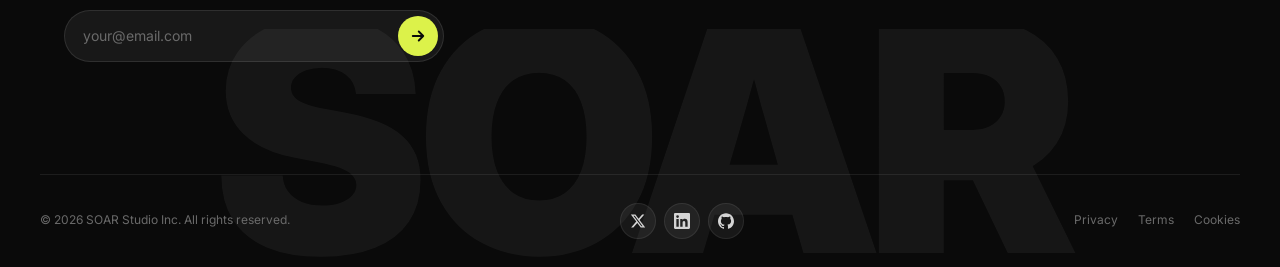
<file: public/smartcart.html>
<!DOCTYPE html>
<html lang="en">
<head>
  <meta charset="UTF-8" />
  <meta name="viewport" content="width=device-width, initial-scale=1.0" />
  <title>SmartCart — In-Cart Upsells & Cart Tools for Shopify</title>
  <meta name="description" content="Turn more carts into orders. SmartCart adds in-cart upsells, cross-sells, free shipping bars, and conversion tools to any Shopify store." />
  <meta name="theme-color" content="#ffffff" />
  <link rel="icon" type="image/svg+xml" href="favicon.svg" />
  <link rel="alternate icon" type="image/png" href="soar-logo.png" />
  <link rel="apple-touch-icon" href="favicon.svg" />
  <link rel="preconnect" href="https://fonts.googleapis.com" />
  <link rel="preconnect" href="https://fonts.gstatic.com" crossorigin />
  <link href="https://fonts.googleapis.com/css2?family=Inter:wght@400;500;600;700;800&display=swap" rel="stylesheet" />
  <link rel="stylesheet" href="styles.css" />
</head>
<body>
  <header class="site-header">
    <div class="container header-row">
      <a href="index.html" class="brand" aria-label="SOAR home">
        <img src="soar-logo.png" alt="SOAR" class="brand-logo" width="239" height="56" />
      </a>
      <nav class="nav" aria-label="Primary">
        <a href="index.html#apps">Apps</a>
        <a href="index.html#about">About</a>
        <a href="affiliates.html">Affiliates</a>
        <a href="contact.html">Contact</a>
      </nav>
      <a href="#install" class="btn btn-dark btn-sm">Install SmartCart <span class="arrow">→</span></a>
    </div>
  </header>

  <main>
    <section class="app-hero">
      <div class="hero-bg">
        <div class="blob blob-1"></div>
        <div class="blob blob-2"></div>
        <div class="blob blob-3"></div>
      </div>
      <div class="container app-hero-grid">
        <div>
          <div class="app-hero-badge">
            <div class="appicon appicon-dark">
              <svg viewBox="0 0 24 24" fill="none" stroke="currentColor" stroke-width="2"><circle cx="9" cy="20" r="1.5"/><circle cx="18" cy="20" r="1.5"/><path d="M2 3h3l2.5 12h12l2-9H6"/></svg>
            </div>
            <span>SmartCart · Cart Upsells</span>
          </div>
          <h1 class="app-hero-title">Turn more carts into <span class="hl hl-purple">orders.</span></h1>
          <p class="app-hero-sub">
            SmartCart drops in-cart upsells, cross-sells, free shipping progress, and conversion-boosting rules into your Shopify cart drawer — without touching a line of theme code.
          </p>
          <div class="app-hero-ctas">
            <a href="#install" class="btn btn-dark btn-lg">Install on Shopify <span class="arrow">→</span></a>
            <a href="smartcart-docs.html" class="btn btn-light btn-lg">Read the docs</a>
          </div>
          <div class="app-hero-meta">
            <span><strong>7-day</strong> free trial</span>
            <span>•</span>
            <span>No credit card required</span>
            <span>•</span>
            <span>Works on <strong>any Shopify theme</strong></span>
          </div>
        </div>
        <div class="app-hero-mock">
          <header class="appcard-head">
            <div class="appicon appicon-dark">
              <svg viewBox="0 0 24 24" fill="none" stroke="currentColor" stroke-width="2"><circle cx="9" cy="20" r="1.5"/><circle cx="18" cy="20" r="1.5"/><path d="M2 3h3l2.5 12h12l2-9H6"/></svg>
            </div>
            <div>
              <h3>SmartCart</h3>
              <p>In-Cart Upsells & Cart Tools</p>
            </div>
          </header>
          <div class="cart-widget" style="max-width: none; margin: 16px 0 0;">
            <header class="cart-head">
              <strong>Your Cart (2)</strong>
              <button aria-label="Close" class="cart-x">×</button>
            </header>
            <p class="cart-free">Add $20 to get free shipping</p>
            <div class="cart-progress"><span style="width:62%"></span></div>
            <ul class="cart-items">
              <li>
                <div class="cart-thumb">🧴</div>
                <div class="cart-item-info"><strong>Insulated Mug</strong><span>$34.00</span></div>
                <div class="qty">− 1 +</div>
              </li>
              <li>
                <div class="cart-thumb">🧢</div>
                <div class="cart-item-info"><strong>Trail Hat</strong><span>$42.00</span></div>
                <div class="qty">− 1 +</div>
              </li>
            </ul>
            <button class="cart-checkout">Checkout <span class="arrow">→</span></button>
          </div>
        </div>
      </div>
    </section>

    <section class="section section-light">
      <div class="container">
        <p class="eyebrow">Why SmartCart</p>
        <h2 class="section-title">Every cart is a <span class="hl hl-purple">conversion opportunity.</span></h2>
        <p class="section-lede">SmartCart turns Shopify's default cart drawer into a revenue-driving experience — upsells, bundles, free shipping goals, and smart rules, all on autopilot.</p>
        <div class="feature-list">
          <article class="feature-item">
            <div class="feature-icon">↗</div>
            <h3>In-cart upsells &amp; cross-sells</h3>
            <p>Suggest complementary products at the moment of highest intent. Rules-based or AI-driven recommendations.</p>
          </article>
          <article class="feature-item">
            <div class="feature-icon">🚚</div>
            <h3>Free shipping progress bar</h3>
            <p>"Add $12 more for free shipping" messaging that quietly lifts AOV. Animated progress, customizable thresholds.</p>
          </article>
          <article class="feature-item">
            <div class="feature-icon">🎁</div>
            <h3>Gift-with-purchase rules</h3>
            <p>Auto-add a free gift when the cart hits a threshold or includes a specific product. No discount codes needed.</p>
          </article>
          <article class="feature-item">
            <div class="feature-icon">💬</div>
            <h3>Custom cart messaging</h3>
            <p>Show the right nudge — "only 2 left", "ships today if ordered in 2h", "20% off ends tonight" — based on cart state.</p>
          </article>
          <article class="feature-item">
            <div class="feature-icon">📱</div>
            <h3>Mobile-first, lightning fast</h3>
            <p>Lightweight (under 15kb), native animations, and designed for how 70% of your traffic actually shops.</p>
          </article>
          <article class="feature-item">
            <div class="feature-icon">🎨</div>
            <h3>Theme-matched styling</h3>
            <p>SmartCart inherits your theme's fonts, colors, and buttons automatically. Looks like it was built in.</p>
          </article>
        </div>
      </div>
    </section>

    <section class="section section-grey">
      <div class="container">
        <p class="eyebrow">How it works</p>
        <h2 class="section-title">Live on your store in 5 minutes.</h2>
        <div class="how-steps">
          <div class="how-step">
            <div class="how-step-num">1</div>
            <h4>Install from the App Store</h4>
            <p>One-click install adds the SmartCart app block to your theme. Works on Dawn, Horizon, Hydrogen, and custom themes.</p>
          </div>
          <div class="how-step">
            <div class="how-step-num">2</div>
            <h4>Pick your upsell rules</h4>
            <p>Choose from 12 pre-built rules or create your own: "when cart contains X, suggest Y", "when total &gt; $50, offer Z free".</p>
          </div>
          <div class="how-step">
            <div class="how-step-num">3</div>
            <h4>Set your free shipping goal</h4>
            <p>Tell SmartCart your free shipping threshold and we handle the rest — animated bar, dynamic copy, perfect spacing.</p>
          </div>
          <div class="how-step">
            <div class="how-step-num">4</div>
            <h4>Watch AOV climb</h4>
            <p>Track real-time impact in the SmartCart dashboard. See which upsells convert and double down on winners.</p>
          </div>
        </div>
      </div>
    </section>

    <section id="install" class="section section-light">
      <div class="container">
        <p class="eyebrow">Pricing</p>
        <h2 class="section-title">Pays for itself. <span class="hl hl-purple">Fast.</span></h2>
        <p class="section-lede">All plans include a 7-day free trial. No credit card required to install.</p>
        <div class="pricing-grid">
          <div class="price-card">
            <h3 class="price-name">Starter</h3>
            <div class="price-amount">$19<small>/mo</small></div>
            <p class="price-tag">For stores under 500 orders/mo</p>
            <ul class="price-features">
              <li>In-cart upsells &amp; cross-sells</li>
              <li>Free shipping progress bar</li>
              <li>Up to 5 upsell rules</li>
              <li>Basic analytics dashboard</li>
              <li>Email support</li>
            </ul>
            <a href="#" class="btn btn-ghost btn-block">Start free trial</a>
          </div>
          <div class="price-card featured">
            <span class="price-badge">Most Popular</span>
            <h3 class="price-name">Growth</h3>
            <div class="price-amount">$49<small>/mo</small></div>
            <p class="price-tag">For scaling stores</p>
            <ul class="price-features">
              <li>Everything in Starter</li>
              <li>Unlimited upsell rules</li>
              <li>Gift-with-purchase automation</li>
              <li>Custom cart messaging</li>
              <li>A/B testing built-in</li>
              <li>Priority support</li>
            </ul>
            <a href="#" class="btn btn-dark btn-block">Start free trial</a>
          </div>
          <div class="price-card">
            <h3 class="price-name">Plus</h3>
            <div class="price-amount">$149<small>/mo</small></div>
            <p class="price-tag">For Shopify Plus merchants</p>
            <ul class="price-features">
              <li>Everything in Growth</li>
              <li>AI-powered recommendations</li>
              <li>Checkout Extensions support</li>
              <li>Custom integrations</li>
              <li>Dedicated success manager</li>
              <li>99.9% uptime SLA</li>
            </ul>
            <a href="#" class="btn btn-ghost btn-block">Start free trial</a>
          </div>
        </div>
      </div>
    </section>

    <section class="section section-grey faq-section">
      <div class="container">
        <p class="eyebrow">Frequently asked</p>
        <h2 class="section-title">Questions about SmartCart?</h2>
        <div class="faq-grid">
          <article class="faq">
            <h3>Will it slow down my store?</h3>
            <p>No. SmartCart loads async and ships under 15kb. Zero impact on Lighthouse scores or Core Web Vitals.</p>
          </article>
          <article class="faq">
            <h3>Does it work with my theme?</h3>
            <p>Yes — SmartCart ships as an Online Store 2.0 app block and auto-detects your theme styling. Tested on Dawn, Horizon, Impulse, and 100+ custom themes.</p>
          </article>
          <article class="faq">
            <h3>Can I A/B test upsells?</h3>
            <p>Growth and Plus plans include built-in A/B testing. Run two versions of an upsell and SmartCart auto-promotes the winner.</p>
          </article>
          <article class="faq">
            <h3>What about checkout extensions?</h3>
            <p>Plus plan adds Checkout Extensions for post-purchase upsells on Shopify Plus stores. Full one-click upsell flow.</p>
          </article>
          <article class="faq">
            <h3>How are AI recommendations trained?</h3>
            <p>SmartCart analyzes your store's order history to find real pair-together patterns. No generic recs — only what actually sells together in your store.</p>
          </article>
          <article class="faq">
            <h3>What if an upsell flops?</h3>
            <p>SmartCart's dashboard shows every rule's conversion rate and incremental revenue. Pause losers in one click.</p>
          </article>
        </div>
      </div>
    </section>

    <section class="section section-cta">
      <div class="hero-bg hero-bg-cta">
        <div class="blob blob-1"></div>
        <div class="blob blob-3"></div>
      </div>
      <div class="container cta-grid">
        <div class="cta-copy">
          <p class="eyebrow">Ready to install?</p>
          <h2 class="cta-title">Lift AOV from your<br />very next <span class="hl hl-lime">order.</span></h2>
          <p class="cta-lede">Install SmartCart and get your first upsell live in under five minutes.</p>
          <div class="hero-ctas">
            <a href="#" class="btn btn-dark">Install on Shopify <span class="arrow">→</span></a>
            <a href="smartcart-docs.html" class="btn btn-light">Read the docs</a>
          </div>
        </div>
        <div class="cta-visual">
          <div class="shopping-bag" aria-hidden="true">
            <div class="bag-handles"></div>
            <div class="bag-body"><span class="bag-s">S</span></div>
          </div>
        </div>
      </div>
    </section>
  </main>

  <footer class="site-footer">
    <div class="container footer-top">
      <div class="footer-pitch">
        <img src="soar-logo.png" alt="SOAR" class="footer-logo" width="307" height="72" />
        <p class="footer-tagline">Shopify apps built to grow with you.<br />Built with care in <span class="hl-lime">2026</span>.</p>
        <div class="footer-signup-pitch">
          <h5>Stay in the loop</h5>
          <p>Monthly updates on new apps, features, and Shopify growth tips. No spam.</p>
          <form class="signup" onsubmit="event.preventDefault(); const b=this.querySelector('button'); b.innerHTML='✓'; b.disabled=true;">
            <input type="email" placeholder="your@email.com" required aria-label="Email address" />
            <button type="submit" aria-label="Subscribe">
              <svg viewBox="0 0 24 24" width="18" height="18" fill="none" stroke="currentColor" stroke-width="2.5" stroke-linecap="round" stroke-linejoin="round"><path d="M5 12 L19 12 M13 6 L19 12 L13 18"/></svg>
            </button>
          </form>
        </div>
      </div>
      <div class="footer-cols">
        <div class="footer-col">
          <h5>Apps</h5>
          <a href="stockspot.html">StockSpot</a>
          <a href="smartcart.html">SmartCart</a>
          <a href="index.html#apps">All Apps</a>
          <a href="#" class="col-cta">Shopify App Store <span aria-hidden="true">↗</span></a>
        </div>
        <div class="footer-col">
          <h5>Resources</h5>
          <a href="stockspot-docs.html">StockSpot Docs</a>
          <a href="smartcart-docs.html">SmartCart Docs</a>
          <a href="affiliates.html">Affiliate program</a>
          <a href="#">Blog</a>
          <a href="#">Changelog</a>
        </div>
        <div class="footer-col">
          <h5>Company</h5>
          <a href="index.html#about">About</a>
          <a href="#">Partners</a>
          <a href="contact.html">Contact</a>
          <a href="mailto:hello@soar.studio">hello@soar.studio</a>
        </div>
      </div>
    </div>
    <div class="footer-wordmark" aria-hidden="true">
      <svg viewBox="0 0 1200 260" xmlns="http://www.w3.org/2000/svg" preserveAspectRatio="xMidYMid meet">
        <text x="600" y="210" text-anchor="middle" font-family="Inter, sans-serif" font-size="300" font-weight="900" letter-spacing="-10" fill="currentColor">SOAR</text>
      </svg>
    </div>
    <div class="container footer-bottom">
      <p class="footer-copy">&copy; <span id="year"></span> SOAR Studio Inc. All rights reserved.</p>
      <div class="footer-social">
        <a href="#" aria-label="X"><svg viewBox="0 0 24 24" width="16" height="16" fill="currentColor"><path d="M18.244 2.25h3.308l-7.227 8.26 8.502 11.24H16.17l-5.214-6.817L4.99 21.75H1.68l7.73-8.835L1.254 2.25H8.08l4.713 6.231zm-1.161 17.52h1.833L7.084 4.126H5.117z"/></svg></a>
        <a href="#" aria-label="LinkedIn"><svg viewBox="0 0 24 24" width="16" height="16" fill="currentColor"><path d="M20.447 20.452h-3.554v-5.569c0-1.328-.024-3.037-1.852-3.037-1.853 0-2.136 1.445-2.136 2.939v5.667H9.351V9h3.414v1.561h.046c.477-.9 1.637-1.85 3.37-1.85 3.601 0 4.267 2.37 4.267 5.455v6.286zM5.337 7.433a2.062 2.062 0 01-2.063-2.065 2.063 2.063 0 112.063 2.065zm1.782 13.019H3.555V9h3.564v11.452zM22.225 0H1.771C.792 0 0 .774 0 1.729v20.542C0 23.227.792 24 1.771 24h20.451C23.2 24 24 23.227 24 22.271V1.729C24 .774 23.2 0 22.222 0h.003z"/></svg></a>
        <a href="#" aria-label="GitHub"><svg viewBox="0 0 24 24" width="16" height="16" fill="currentColor"><path d="M12 .297c-6.63 0-12 5.373-12 12 0 5.303 3.438 9.8 8.205 11.385.6.113.82-.258.82-.577 0-.285-.01-1.04-.015-2.04-3.338.724-4.042-1.61-4.042-1.61C4.422 18.07 3.633 17.7 3.633 17.7c-1.087-.744.084-.729.084-.729 1.205.084 1.838 1.236 1.838 1.236 1.07 1.835 2.809 1.305 3.495.998.108-.776.417-1.305.76-1.605-2.665-.3-5.466-1.332-5.466-5.93 0-1.31.465-2.38 1.235-3.22-.135-.303-.54-1.523.105-3.176 0 0 1.005-.322 3.3 1.23.96-.267 1.98-.4 3-.405 1.02.005 2.04.138 3 .405 2.28-1.552 3.285-1.23 3.285-1.23.645 1.653.24 2.873.12 3.176.765.84 1.23 1.91 1.23 3.22 0 4.61-2.805 5.625-5.475 5.92.42.36.81 1.096.81 2.22 0 1.606-.015 2.896-.015 3.286 0 .315.21.69.825.57C20.565 22.092 24 17.592 24 12.297c0-6.627-5.373-12-12-12"/></svg></a>
      </div>
      <nav class="footer-legal">
        <a href="#">Privacy</a>
        <a href="#">Terms</a>
        <a href="#">Cookies</a>
      </nav>
    </div>
  </footer>
  <script>document.getElementById('year').textContent = new Date().getFullYear();</script>
</body>
</html>
</file>
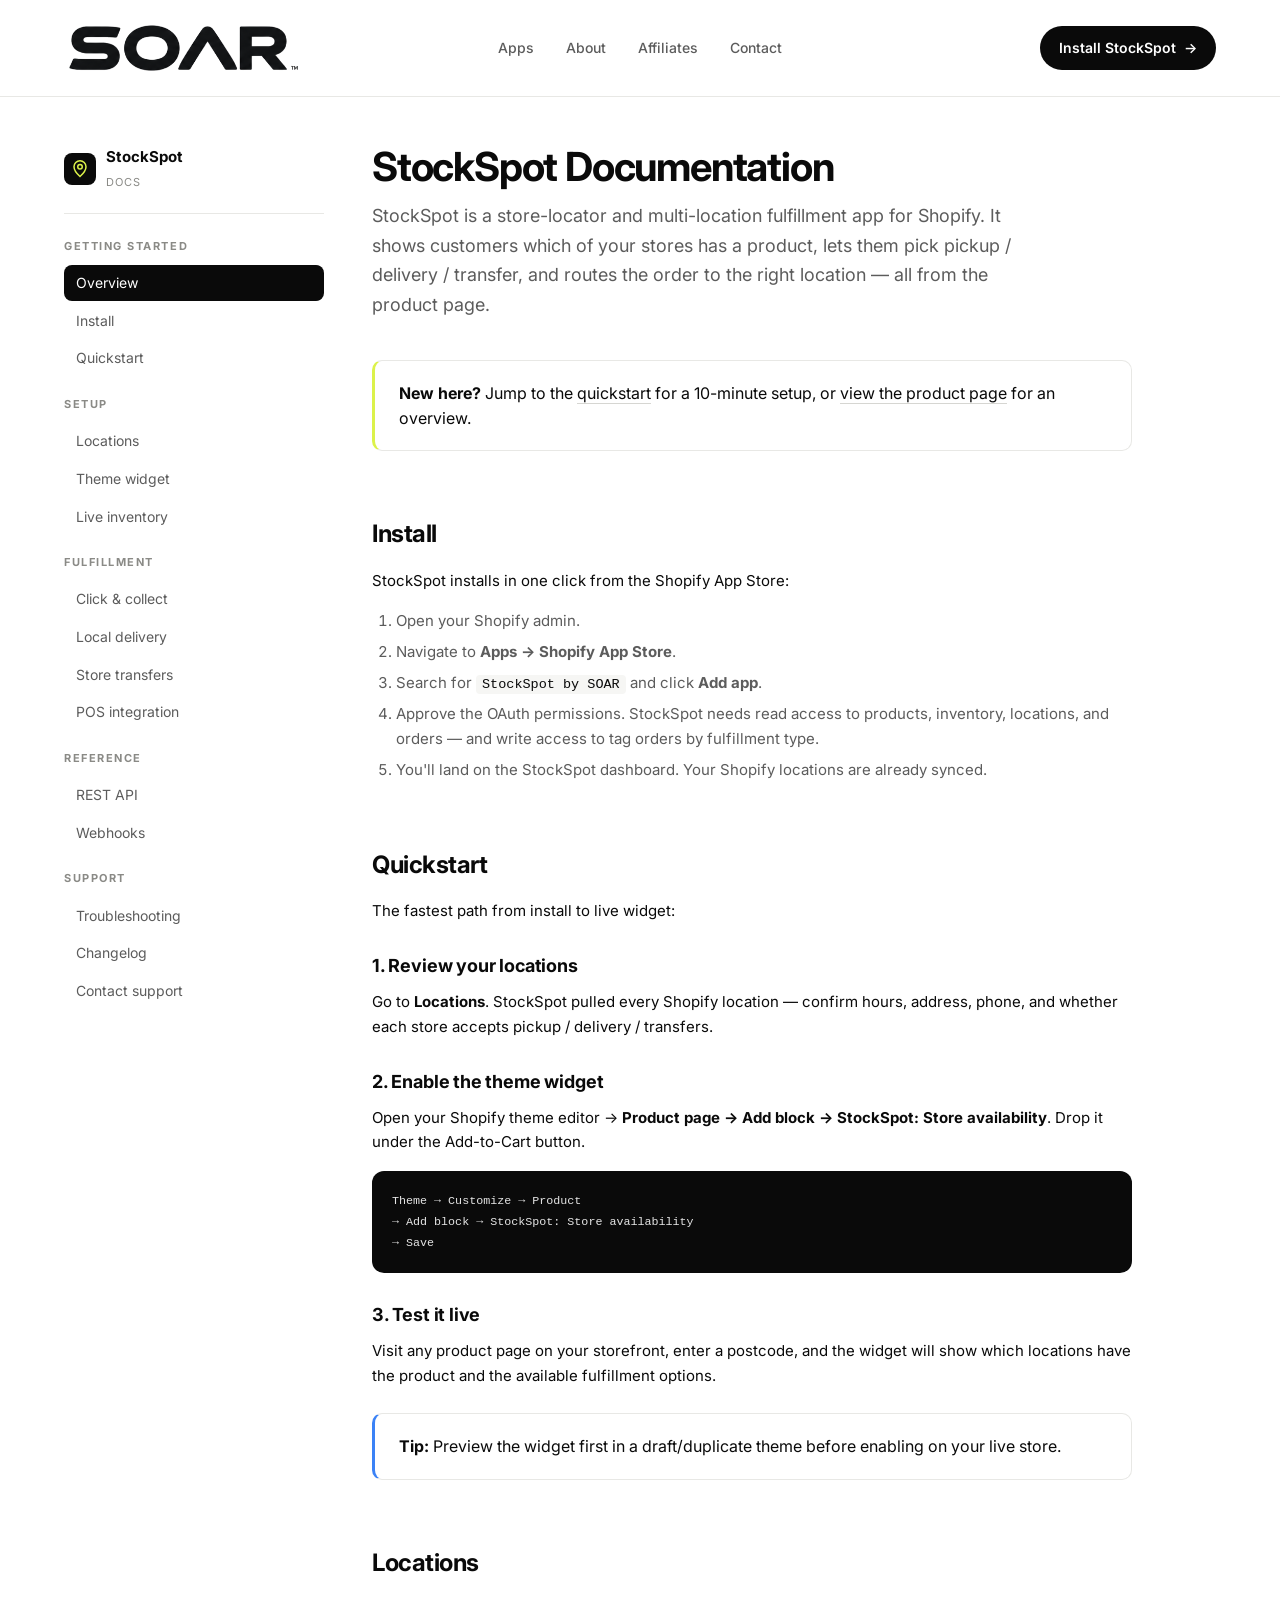
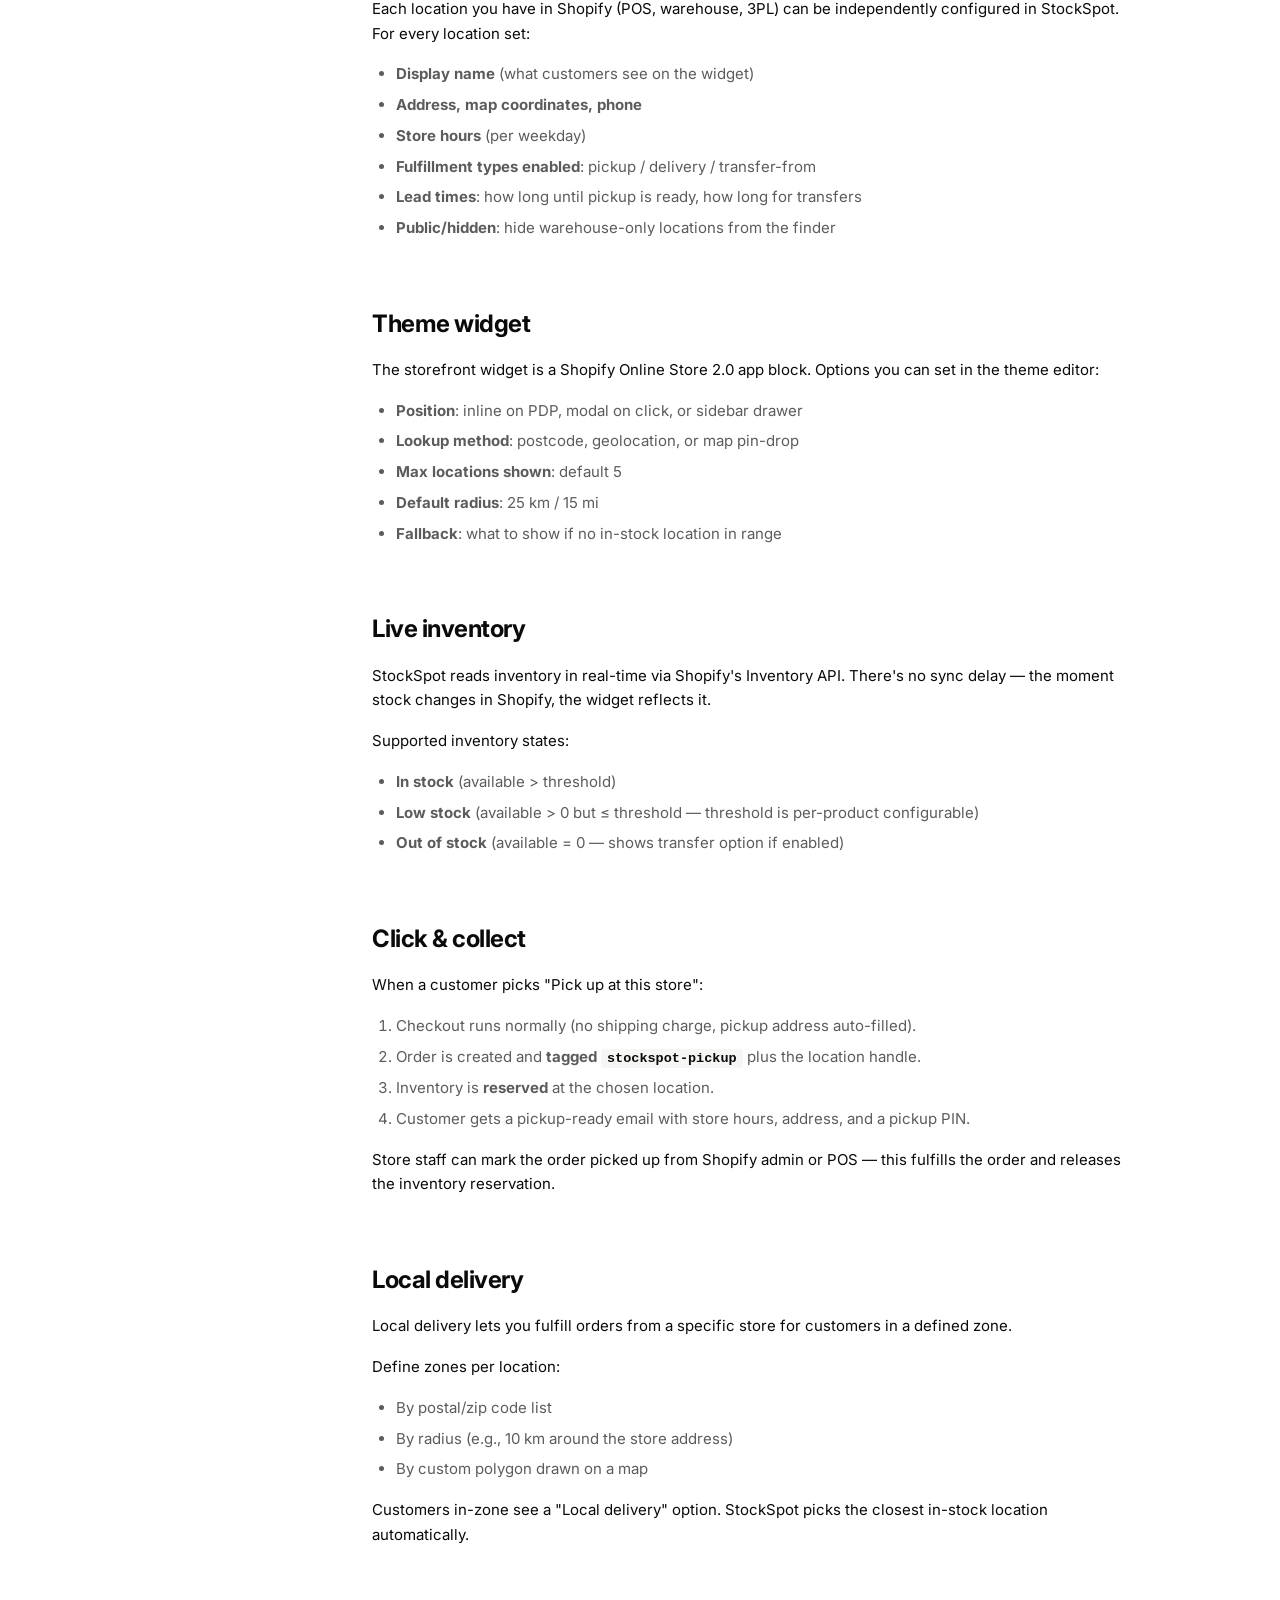
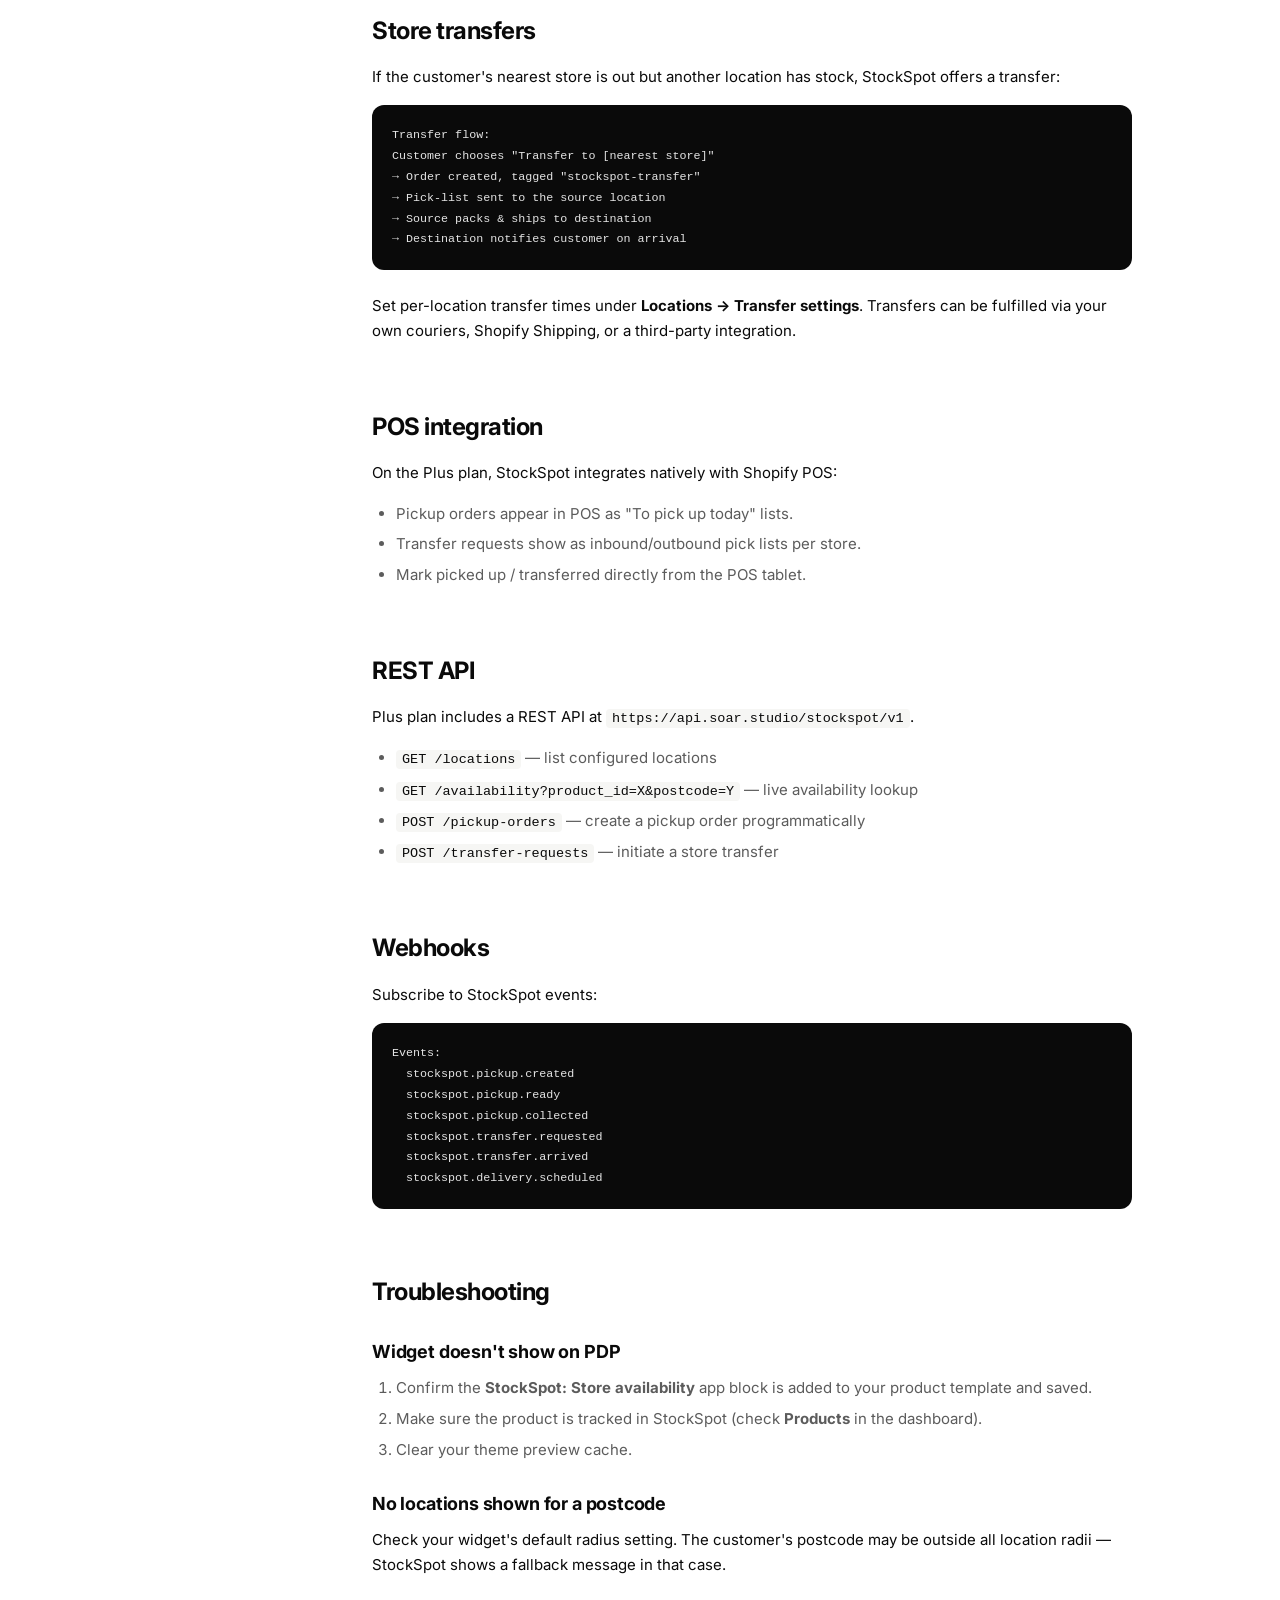
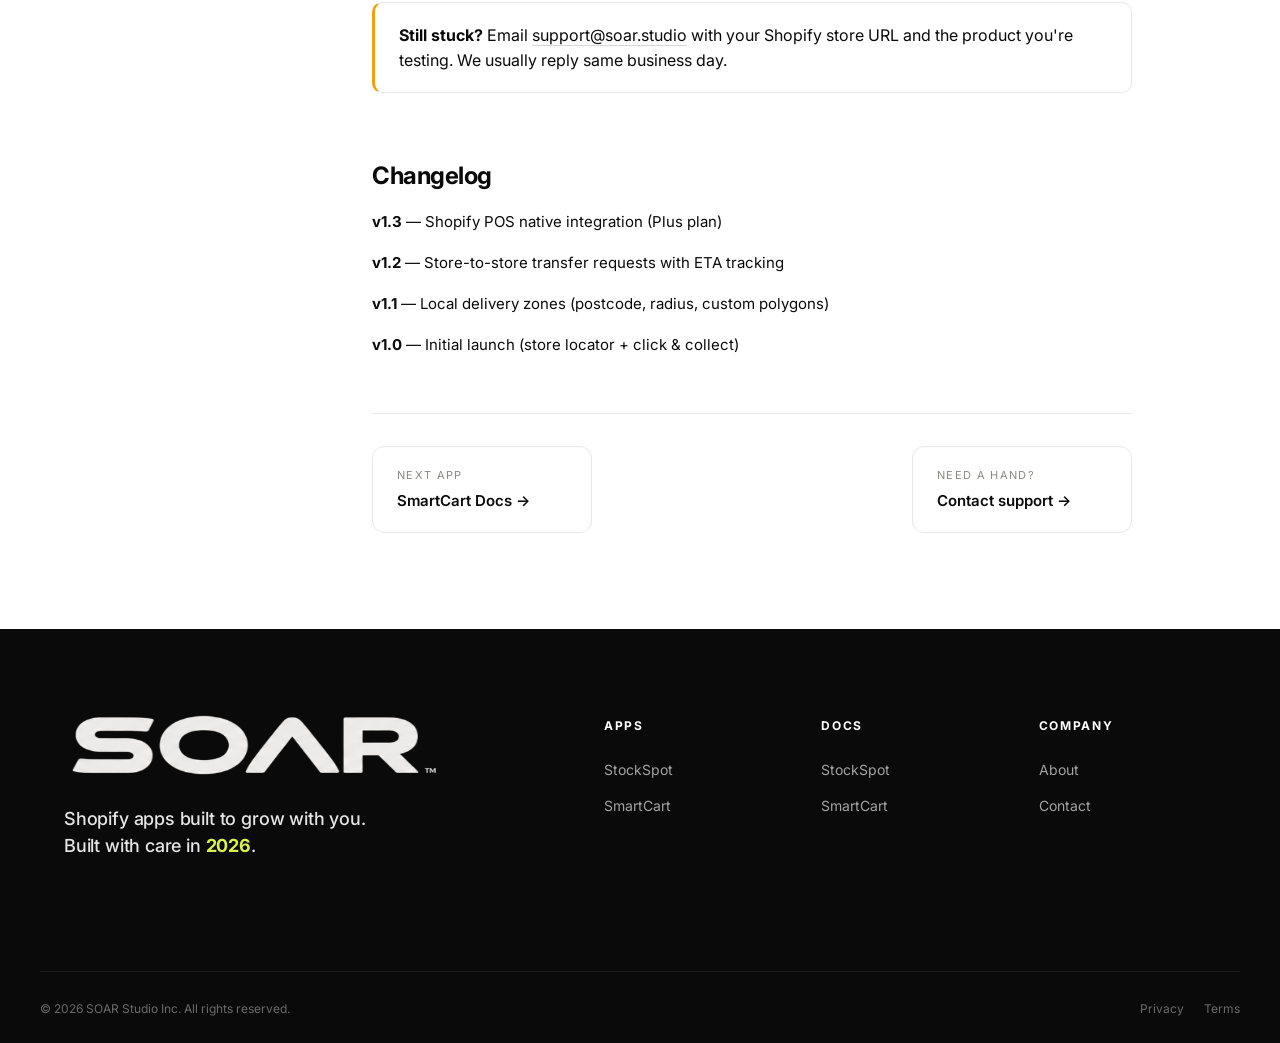
<file: public/stockspot-docs.html>
<!DOCTYPE html>
<html lang="en">
<head>
  <meta charset="UTF-8" />
  <meta name="viewport" content="width=device-width, initial-scale=1.0" />
  <title>StockSpot Documentation — SOAR</title>
  <meta name="description" content="Install and configure StockSpot — SOAR's Shopify store locator & multi-location fulfillment app. Pickup, delivery, and transfers." />
  <link rel="icon" type="image/svg+xml" href="favicon.svg" />
  <link rel="preconnect" href="https://fonts.googleapis.com" />
  <link rel="preconnect" href="https://fonts.gstatic.com" crossorigin />
  <link href="https://fonts.googleapis.com/css2?family=Inter:wght@400;500;600;700;800&display=swap" rel="stylesheet" />
  <link rel="stylesheet" href="styles.css" />
</head>
<body>
  <header class="site-header">
    <div class="container header-row">
      <a href="index.html" class="brand" aria-label="SOAR home">
        <img src="soar-logo.png" alt="SOAR" class="brand-logo" width="239" height="56" />
      </a>
      <nav class="nav" aria-label="Primary">
        <a href="index.html#apps">Apps</a>
        <a href="index.html#about">About</a>
        <a href="affiliates.html">Affiliates</a>
        <a href="contact.html">Contact</a>
      </nav>
      <a href="stockspot.html" class="btn btn-dark btn-sm">Install StockSpot <span class="arrow">→</span></a>
    </div>
  </header>

  <main>
    <div class="container">
      <div class="docs-layout">
        <aside class="docs-sidebar">
          <div class="docs-sidebar-brand">
            <div class="appicon appicon-dark">
              <svg viewBox="0 0 24 24" fill="none" stroke="currentColor" stroke-width="2"><path d="M12 22s-8-7-8-13a8 8 0 0 1 16 0c0 6-8 13-8 13z"/><circle cx="12" cy="9" r="3"/></svg>
            </div>
            <div>
              <strong>StockSpot</strong>
              <span>Docs</span>
            </div>
          </div>
          <h4>Getting started</h4>
          <ul>
            <li><a href="#overview" class="active">Overview</a></li>
            <li><a href="#install">Install</a></li>
            <li><a href="#quickstart">Quickstart</a></li>
          </ul>
          <h4>Setup</h4>
          <ul>
            <li><a href="#locations">Locations</a></li>
            <li><a href="#widget">Theme widget</a></li>
            <li><a href="#inventory">Live inventory</a></li>
          </ul>
          <h4>Fulfillment</h4>
          <ul>
            <li><a href="#pickup">Click &amp; collect</a></li>
            <li><a href="#delivery">Local delivery</a></li>
            <li><a href="#transfers">Store transfers</a></li>
            <li><a href="#pos">POS integration</a></li>
          </ul>
          <h4>Reference</h4>
          <ul>
            <li><a href="#api">REST API</a></li>
            <li><a href="#webhooks">Webhooks</a></li>
          </ul>
          <h4>Support</h4>
          <ul>
            <li><a href="#troubleshooting">Troubleshooting</a></li>
            <li><a href="#changelog">Changelog</a></li>
            <li><a href="contact.html">Contact support</a></li>
          </ul>
        </aside>

        <article class="docs-main">
          <h1 id="overview">StockSpot Documentation</h1>
          <p class="docs-lede">
            StockSpot is a store-locator and multi-location fulfillment app for Shopify. It shows customers which of your stores has a product, lets them pick pickup / delivery / transfer, and routes the order to the right location — all from the product page.
          </p>

          <div class="callout">
            <strong>New here?</strong> Jump to the <a href="#quickstart">quickstart</a> for a 10-minute setup, or <a href="stockspot.html">view the product page</a> for an overview.
          </div>

          <h2 id="install">Install</h2>
          <p>StockSpot installs in one click from the Shopify App Store:</p>
          <ol>
            <li>Open your Shopify admin.</li>
            <li>Navigate to <strong>Apps → Shopify App Store</strong>.</li>
            <li>Search for <code>StockSpot by SOAR</code> and click <strong>Add app</strong>.</li>
            <li>Approve the OAuth permissions. StockSpot needs read access to products, inventory, locations, and orders — and write access to tag orders by fulfillment type.</li>
            <li>You'll land on the StockSpot dashboard. Your Shopify locations are already synced.</li>
          </ol>

          <h2 id="quickstart">Quickstart</h2>
          <p>The fastest path from install to live widget:</p>
          <h3>1. Review your locations</h3>
          <p>Go to <strong>Locations</strong>. StockSpot pulled every Shopify location — confirm hours, address, phone, and whether each store accepts pickup / delivery / transfers.</p>

          <h3>2. Enable the theme widget</h3>
          <p>Open your Shopify theme editor → <strong>Product page → Add block → StockSpot: Store availability</strong>. Drop it under the Add-to-Cart button.</p>
          <pre><code>Theme → Customize → Product
→ Add block → StockSpot: Store availability
→ Save</code></pre>

          <h3>3. Test it live</h3>
          <p>Visit any product page on your storefront, enter a postcode, and the widget will show which locations have the product and the available fulfillment options.</p>

          <div class="callout info">
            <strong>Tip:</strong> Preview the widget first in a draft/duplicate theme before enabling on your live store.
          </div>

          <h2 id="locations">Locations</h2>
          <p>Each location you have in Shopify (POS, warehouse, 3PL) can be independently configured in StockSpot. For every location set:</p>
          <ul>
            <li><strong>Display name</strong> (what customers see on the widget)</li>
            <li><strong>Address, map coordinates, phone</strong></li>
            <li><strong>Store hours</strong> (per weekday)</li>
            <li><strong>Fulfillment types enabled</strong>: pickup / delivery / transfer-from</li>
            <li><strong>Lead times</strong>: how long until pickup is ready, how long for transfers</li>
            <li><strong>Public/hidden</strong>: hide warehouse-only locations from the finder</li>
          </ul>

          <h2 id="widget">Theme widget</h2>
          <p>The storefront widget is a Shopify Online Store 2.0 app block. Options you can set in the theme editor:</p>
          <ul>
            <li><strong>Position</strong>: inline on PDP, modal on click, or sidebar drawer</li>
            <li><strong>Lookup method</strong>: postcode, geolocation, or map pin-drop</li>
            <li><strong>Max locations shown</strong>: default 5</li>
            <li><strong>Default radius</strong>: 25 km / 15 mi</li>
            <li><strong>Fallback</strong>: what to show if no in-stock location in range</li>
          </ul>

          <h2 id="inventory">Live inventory</h2>
          <p>StockSpot reads inventory in real-time via Shopify's Inventory API. There's no sync delay — the moment stock changes in Shopify, the widget reflects it.</p>
          <p>Supported inventory states:</p>
          <ul>
            <li><strong>In stock</strong> (available &gt; threshold)</li>
            <li><strong>Low stock</strong> (available &gt; 0 but ≤ threshold — threshold is per-product configurable)</li>
            <li><strong>Out of stock</strong> (available = 0 — shows transfer option if enabled)</li>
          </ul>

          <h2 id="pickup">Click &amp; collect</h2>
          <p>When a customer picks "Pick up at this store":</p>
          <ol>
            <li>Checkout runs normally (no shipping charge, pickup address auto-filled).</li>
            <li>Order is created and <strong>tagged <code>stockspot-pickup</code></strong> plus the location handle.</li>
            <li>Inventory is <strong>reserved</strong> at the chosen location.</li>
            <li>Customer gets a pickup-ready email with store hours, address, and a pickup PIN.</li>
          </ol>
          <p>Store staff can mark the order picked up from Shopify admin or POS — this fulfills the order and releases the inventory reservation.</p>

          <h2 id="delivery">Local delivery</h2>
          <p>Local delivery lets you fulfill orders from a specific store for customers in a defined zone.</p>
          <p>Define zones per location:</p>
          <ul>
            <li>By postal/zip code list</li>
            <li>By radius (e.g., 10 km around the store address)</li>
            <li>By custom polygon drawn on a map</li>
          </ul>
          <p>Customers in-zone see a "Local delivery" option. StockSpot picks the closest in-stock location automatically.</p>

          <h2 id="transfers">Store transfers</h2>
          <p>If the customer's nearest store is out but another location has stock, StockSpot offers a transfer:</p>
          <pre><code>Transfer flow:
Customer chooses "Transfer to [nearest store]"
→ Order created, tagged "stockspot-transfer"
→ Pick-list sent to the source location
→ Source packs & ships to destination
→ Destination notifies customer on arrival</code></pre>
          <p>Set per-location transfer times under <strong>Locations → Transfer settings</strong>. Transfers can be fulfilled via your own couriers, Shopify Shipping, or a third-party integration.</p>

          <h2 id="pos">POS integration</h2>
          <p>On the Plus plan, StockSpot integrates natively with Shopify POS:</p>
          <ul>
            <li>Pickup orders appear in POS as "To pick up today" lists.</li>
            <li>Transfer requests show as inbound/outbound pick lists per store.</li>
            <li>Mark picked up / transferred directly from the POS tablet.</li>
          </ul>

          <h2 id="api">REST API</h2>
          <p>Plus plan includes a REST API at <code>https://api.soar.studio/stockspot/v1</code>.</p>
          <ul>
            <li><code>GET /locations</code> — list configured locations</li>
            <li><code>GET /availability?product_id=X&amp;postcode=Y</code> — live availability lookup</li>
            <li><code>POST /pickup-orders</code> — create a pickup order programmatically</li>
            <li><code>POST /transfer-requests</code> — initiate a store transfer</li>
          </ul>

          <h2 id="webhooks">Webhooks</h2>
          <p>Subscribe to StockSpot events:</p>
          <pre><code>Events:
  stockspot.pickup.created
  stockspot.pickup.ready
  stockspot.pickup.collected
  stockspot.transfer.requested
  stockspot.transfer.arrived
  stockspot.delivery.scheduled</code></pre>

          <h2 id="troubleshooting">Troubleshooting</h2>
          <h3>Widget doesn't show on PDP</h3>
          <ol>
            <li>Confirm the <strong>StockSpot: Store availability</strong> app block is added to your product template and saved.</li>
            <li>Make sure the product is tracked in StockSpot (check <strong>Products</strong> in the dashboard).</li>
            <li>Clear your theme preview cache.</li>
          </ol>

          <h3>No locations shown for a postcode</h3>
          <p>Check your widget's default radius setting. The customer's postcode may be outside all location radii — StockSpot shows a fallback message in that case.</p>

          <div class="callout warn">
            <strong>Still stuck?</strong> Email <a href="mailto:support@soar.studio">support@soar.studio</a> with your Shopify store URL and the product you're testing. We usually reply same business day.
          </div>

          <h2 id="changelog">Changelog</h2>
          <p><strong>v1.3</strong> — Shopify POS native integration (Plus plan)</p>
          <p><strong>v1.2</strong> — Store-to-store transfer requests with ETA tracking</p>
          <p><strong>v1.1</strong> — Local delivery zones (postcode, radius, custom polygons)</p>
          <p><strong>v1.0</strong> — Initial launch (store locator + click &amp; collect)</p>

          <nav class="docs-footer-nav">
            <a href="smartcart-docs.html">
              <small>Next app</small>
              <strong>SmartCart Docs →</strong>
            </a>
            <a href="contact.html">
              <small>Need a hand?</small>
              <strong>Contact support →</strong>
            </a>
          </nav>
        </article>
      </div>
    </div>
  </main>

  <footer class="site-footer">
    <div class="container footer-top">
      <div class="footer-pitch">
        <img src="soar-logo.png" alt="SOAR" class="footer-logo" width="307" height="72" />
        <p class="footer-tagline">Shopify apps built to grow with you.<br />Built with care in <span class="hl-lime">2026</span>.</p>
      </div>
      <div class="footer-cols">
        <div class="footer-col">
          <h5>Apps</h5>
          <a href="stockspot.html">StockSpot</a>
          <a href="smartcart.html">SmartCart</a>
        </div>
        <div class="footer-col">
          <h5>Docs</h5>
          <a href="stockspot-docs.html">StockSpot</a>
          <a href="smartcart-docs.html">SmartCart</a>
        </div>
        <div class="footer-col">
          <h5>Company</h5>
          <a href="index.html#about">About</a>
          <a href="contact.html">Contact</a>
        </div>
      </div>
    </div>
    <div class="container footer-bottom">
      <p class="footer-copy">&copy; <span id="year"></span> SOAR Studio Inc. All rights reserved.</p>
      <nav class="footer-legal">
        <a href="#">Privacy</a>
        <a href="#">Terms</a>
      </nav>
    </div>
  </footer>
  <script>
    document.getElementById('year').textContent = new Date().getFullYear();
    const sidebarLinks = document.querySelectorAll('.docs-sidebar a[href^="#"]');
    const sections = document.querySelectorAll('.docs-main h2[id], .docs-main h1[id]');
    function setActive() {
      let current = sections[0]?.id;
      sections.forEach(s => { if (s.getBoundingClientRect().top < 150) current = s.id; });
      sidebarLinks.forEach(l => l.classList.toggle('active', l.getAttribute('href') === '#' + current));
    }
    document.addEventListener('scroll', setActive, { passive: true });
    setActive();
  </script>
</body>
</html>
</file>
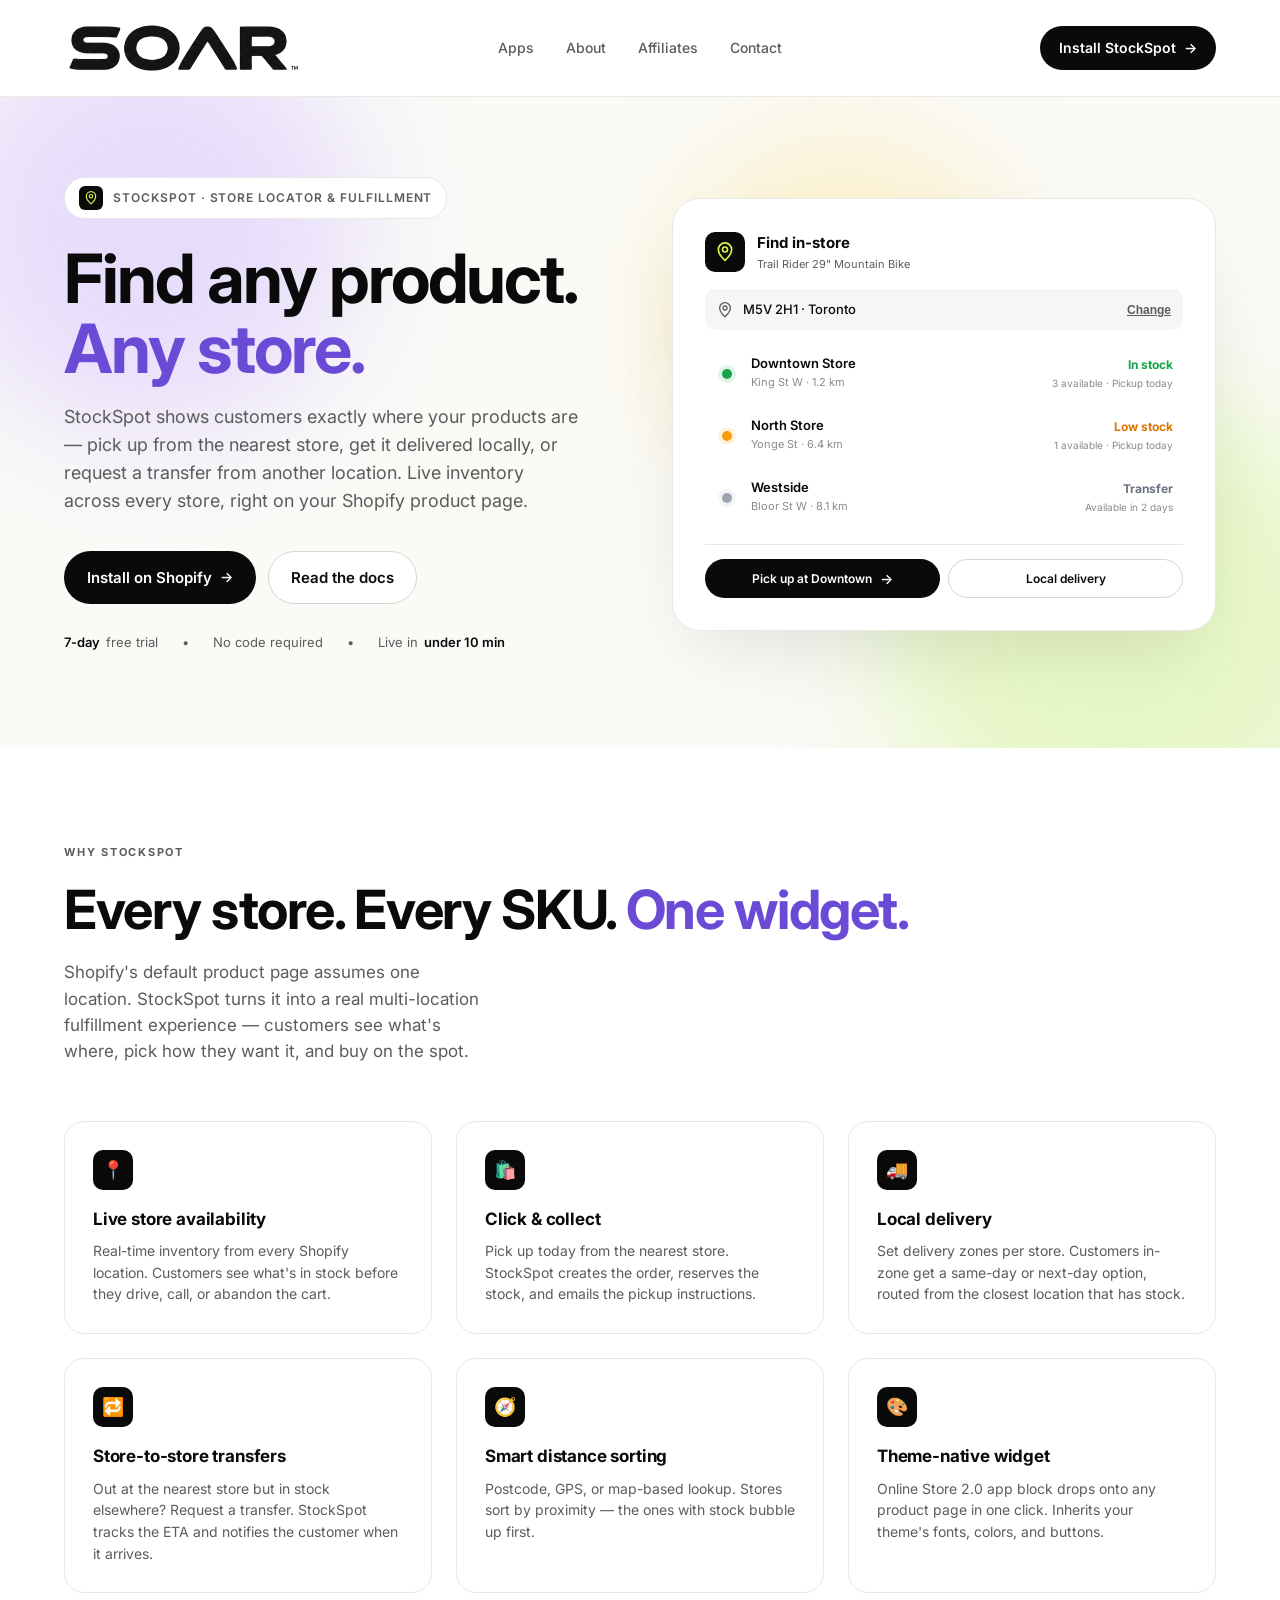
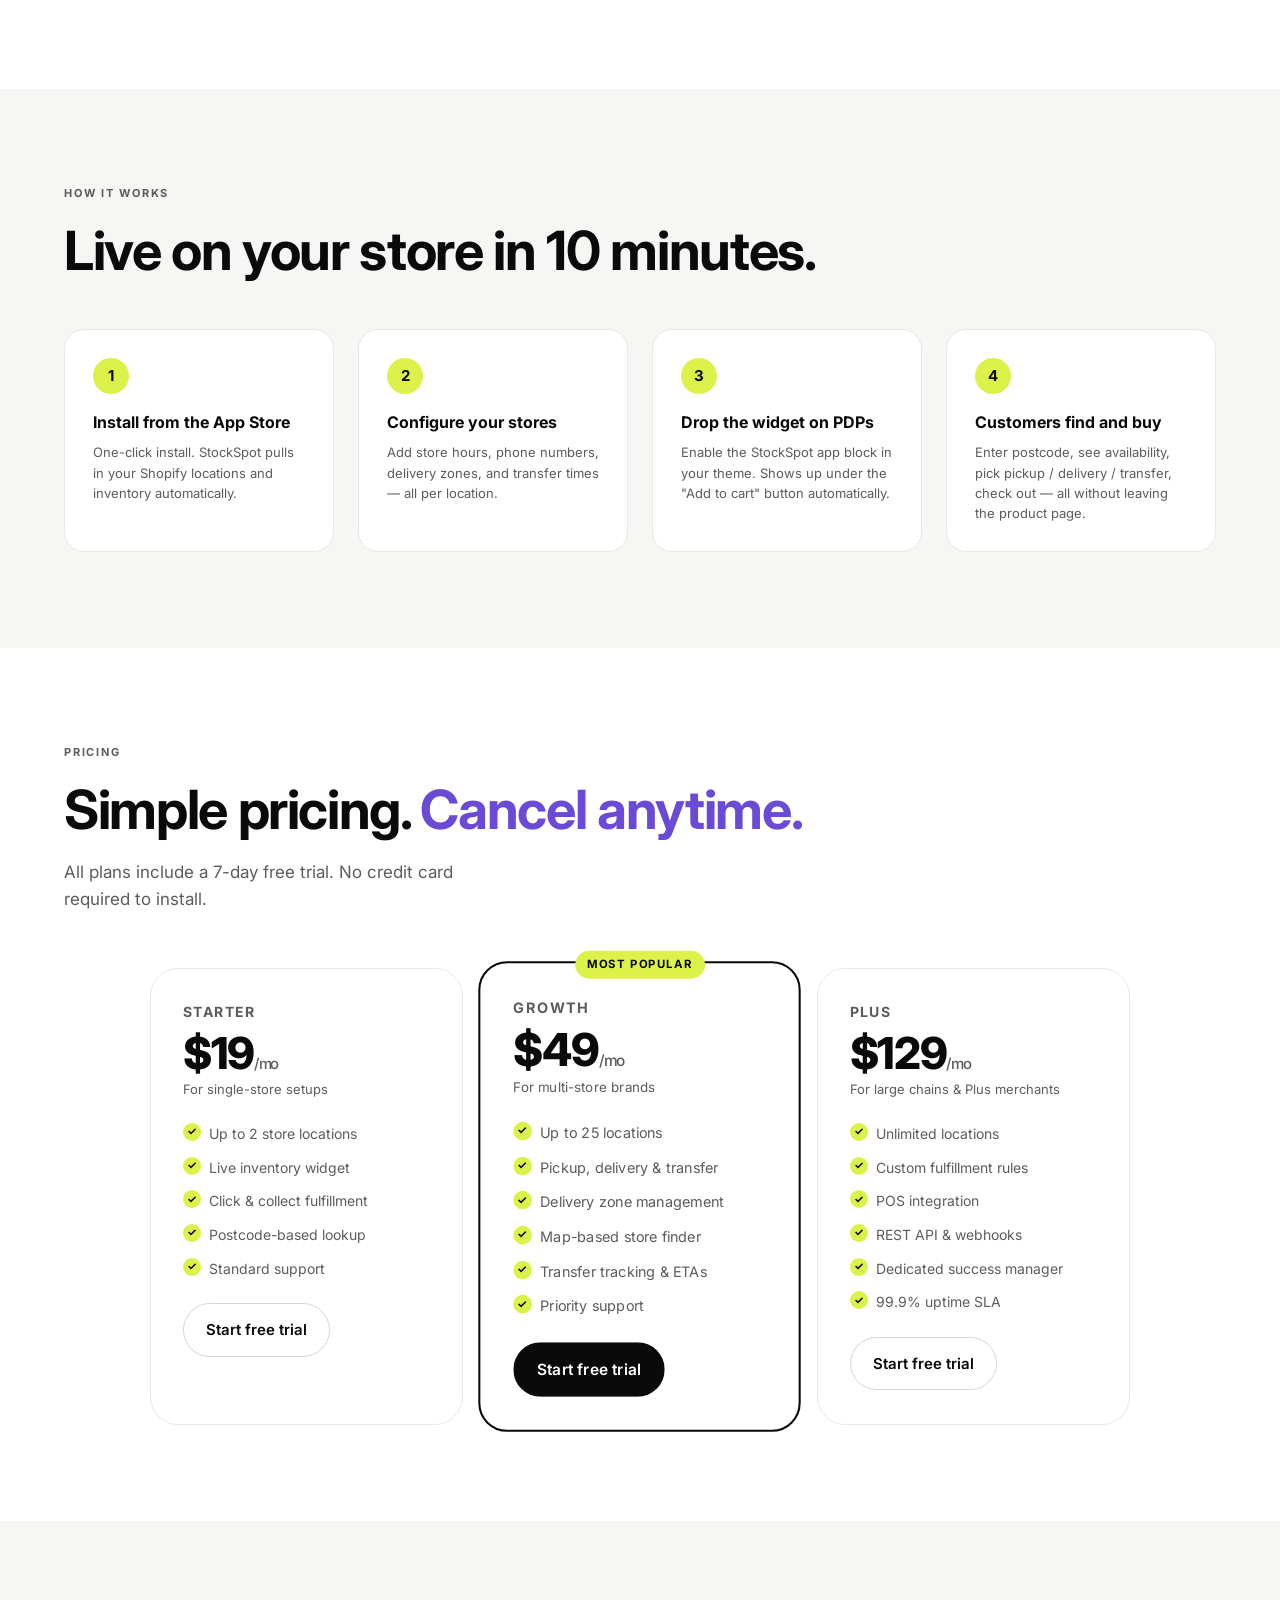
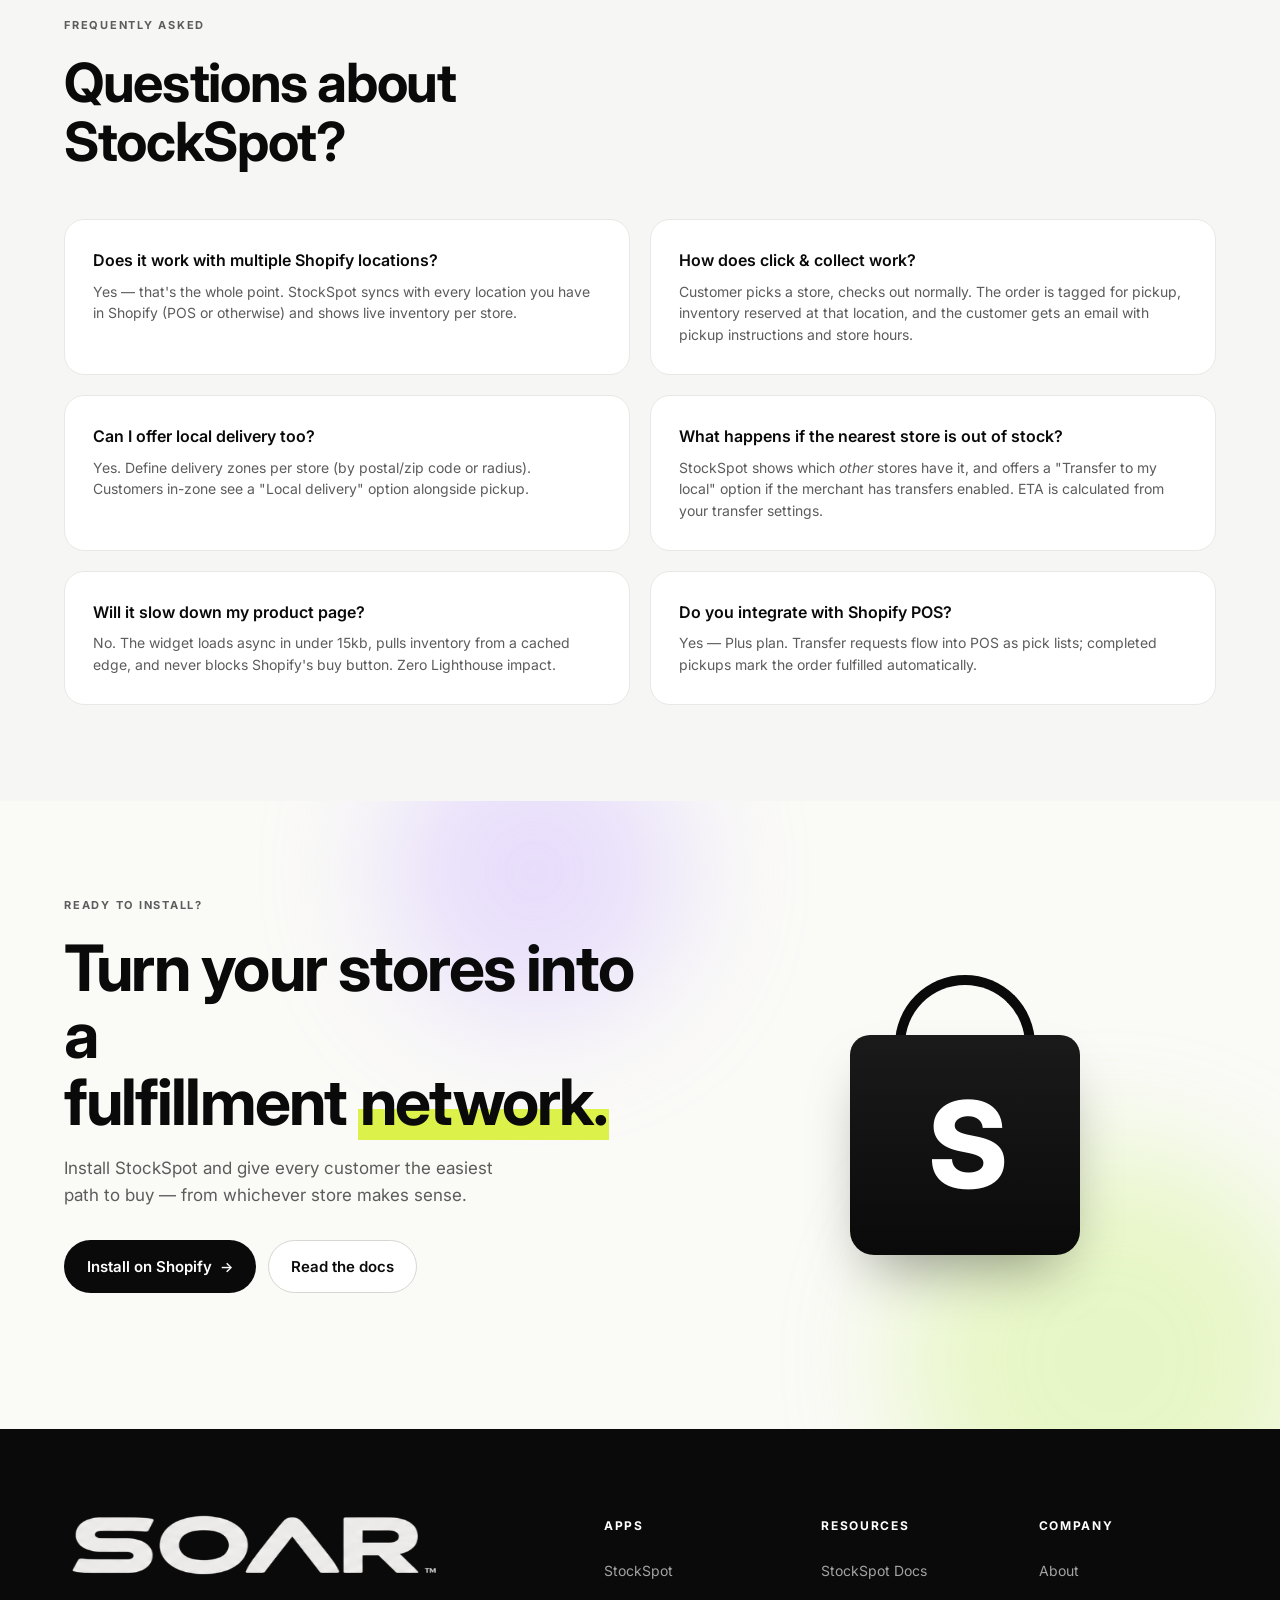
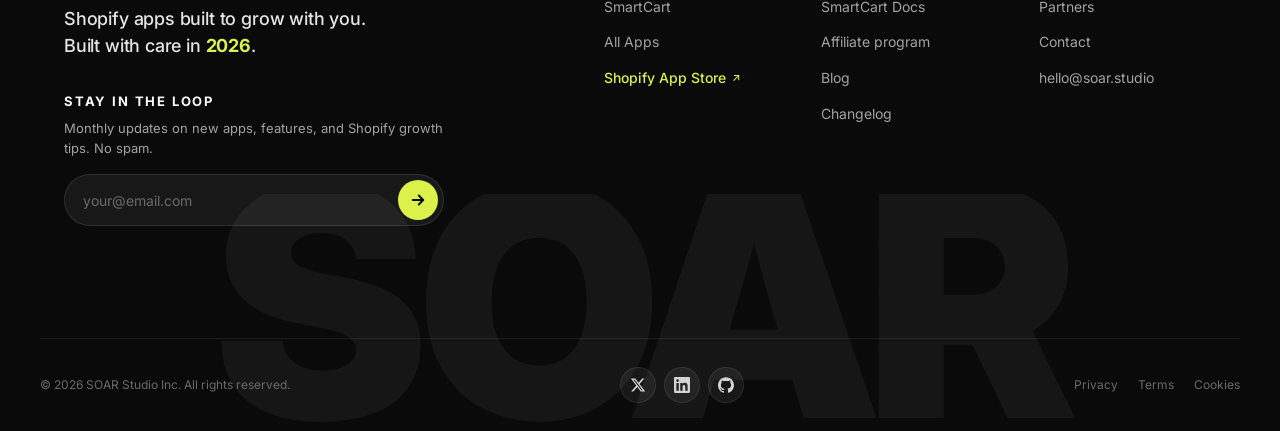
<file: public/stockspot.html>
<!DOCTYPE html>
<html lang="en">
<head>
  <meta charset="UTF-8" />
  <meta name="viewport" content="width=device-width, initial-scale=1.0" />
  <title>StockSpot — Find Products, Any Store. Pickup, Delivery & Transfer.</title>
  <meta name="description" content="StockSpot shows your Shopify customers exactly where to find your products — pickup from the nearest store, local delivery, or store-to-store transfer. Real-time inventory across every location." />
  <meta name="theme-color" content="#ffffff" />
  <link rel="icon" type="image/svg+xml" href="favicon.svg" />
  <link rel="alternate icon" type="image/png" href="soar-logo.png" />
  <link rel="apple-touch-icon" href="favicon.svg" />
  <link rel="preconnect" href="https://fonts.googleapis.com" />
  <link rel="preconnect" href="https://fonts.gstatic.com" crossorigin />
  <link href="https://fonts.googleapis.com/css2?family=Inter:wght@400;500;600;700;800&display=swap" rel="stylesheet" />
  <link rel="stylesheet" href="styles.css" />
</head>
<body>
  <header class="site-header">
    <div class="container header-row">
      <a href="index.html" class="brand" aria-label="SOAR home">
        <img src="soar-logo.png" alt="SOAR" class="brand-logo" width="239" height="56" />
      </a>
      <nav class="nav" aria-label="Primary">
        <a href="index.html#apps">Apps</a>
        <a href="index.html#about">About</a>
        <a href="affiliates.html">Affiliates</a>
        <a href="contact.html">Contact</a>
      </nav>
      <a href="#install" class="btn btn-dark btn-sm">Install StockSpot <span class="arrow">→</span></a>
    </div>
  </header>

  <main>
    <section class="app-hero">
      <div class="hero-bg">
        <div class="blob blob-1"></div>
        <div class="blob blob-2"></div>
        <div class="blob blob-3"></div>
      </div>
      <div class="container app-hero-grid">
        <div>
          <div class="app-hero-badge">
            <div class="appicon appicon-dark">
              <svg viewBox="0 0 24 24" fill="none" stroke="currentColor" stroke-width="2"><path d="M12 22s-8-7-8-13a8 8 0 0 1 16 0c0 6-8 13-8 13z"/><circle cx="12" cy="9" r="3"/></svg>
            </div>
            <span>StockSpot · Store Locator & Fulfillment</span>
          </div>
          <h1 class="app-hero-title">Find any product. <span class="hl hl-purple">Any store.</span></h1>
          <p class="app-hero-sub">
            StockSpot shows customers exactly where your products are — pick up from the nearest store, get it delivered locally, or request a transfer from another location. Live inventory across every store, right on your Shopify product page.
          </p>
          <div class="app-hero-ctas">
            <a href="#install" class="btn btn-dark btn-lg">Install on Shopify <span class="arrow">→</span></a>
            <a href="stockspot-docs.html" class="btn btn-light btn-lg">Read the docs</a>
          </div>
          <div class="app-hero-meta">
            <span><strong>7-day</strong> free trial</span>
            <span>•</span>
            <span>No code required</span>
            <span>•</span>
            <span>Live in <strong>under 10 min</strong></span>
          </div>
        </div>

        <!-- Store locator mock -->
        <div class="app-hero-mock">
          <header class="appcard-head">
            <div class="appicon appicon-dark">
              <svg viewBox="0 0 24 24" fill="none" stroke="currentColor" stroke-width="2"><path d="M12 22s-8-7-8-13a8 8 0 0 1 16 0c0 6-8 13-8 13z"/><circle cx="12" cy="9" r="3"/></svg>
            </div>
            <div>
              <h3>Find in-store</h3>
              <p>Trail Rider 29" Mountain Bike</p>
            </div>
          </header>

          <div class="locator-input">
            <svg viewBox="0 0 24 24" fill="none" stroke="currentColor" stroke-width="2"><path d="M12 22s-8-7-8-13a8 8 0 0 1 16 0c0 6-8 13-8 13z"/><circle cx="12" cy="9" r="3"/></svg>
            <span>M5V 2H1 · Toronto</span>
            <button type="button">Change</button>
          </div>

          <ul class="locator-list">
            <li>
              <div class="loc-pin loc-pin-green">●</div>
              <div class="loc-info">
                <strong>Downtown Store</strong>
                <span>King St W · 1.2 km</span>
              </div>
              <div class="loc-status loc-ok">
                <strong>In stock</strong>
                <small>3 available · Pickup today</small>
              </div>
            </li>
            <li>
              <div class="loc-pin loc-pin-yellow">●</div>
              <div class="loc-info">
                <strong>North Store</strong>
                <span>Yonge St · 6.4 km</span>
              </div>
              <div class="loc-status loc-low">
                <strong>Low stock</strong>
                <small>1 available · Pickup today</small>
              </div>
            </li>
            <li>
              <div class="loc-pin loc-pin-grey">●</div>
              <div class="loc-info">
                <strong>Westside</strong>
                <span>Bloor St W · 8.1 km</span>
              </div>
              <div class="loc-status loc-transfer">
                <strong>Transfer</strong>
                <small>Available in 2 days</small>
              </div>
            </li>
          </ul>

          <div class="locator-actions">
            <button class="btn btn-dark btn-sm">Pick up at Downtown <span class="arrow">→</span></button>
            <button class="btn btn-ghost btn-sm">Local delivery</button>
          </div>
        </div>
      </div>
    </section>

    <section class="section section-light">
      <div class="container">
        <p class="eyebrow">Why StockSpot</p>
        <h2 class="section-title">Every store. Every SKU. <span class="hl hl-purple">One widget.</span></h2>
        <p class="section-lede">Shopify's default product page assumes one location. StockSpot turns it into a real multi-location fulfillment experience — customers see what's where, pick how they want it, and buy on the spot.</p>
        <div class="feature-list">
          <article class="feature-item">
            <div class="feature-icon">📍</div>
            <h3>Live store availability</h3>
            <p>Real-time inventory from every Shopify location. Customers see what's in stock before they drive, call, or abandon the cart.</p>
          </article>
          <article class="feature-item">
            <div class="feature-icon">🛍️</div>
            <h3>Click &amp; collect</h3>
            <p>Pick up today from the nearest store. StockSpot creates the order, reserves the stock, and emails the pickup instructions.</p>
          </article>
          <article class="feature-item">
            <div class="feature-icon">🚚</div>
            <h3>Local delivery</h3>
            <p>Set delivery zones per store. Customers in-zone get a same-day or next-day option, routed from the closest location that has stock.</p>
          </article>
          <article class="feature-item">
            <div class="feature-icon">🔁</div>
            <h3>Store-to-store transfers</h3>
            <p>Out at the nearest store but in stock elsewhere? Request a transfer. StockSpot tracks the ETA and notifies the customer when it arrives.</p>
          </article>
          <article class="feature-item">
            <div class="feature-icon">🧭</div>
            <h3>Smart distance sorting</h3>
            <p>Postcode, GPS, or map-based lookup. Stores sort by proximity — the ones with stock bubble up first.</p>
          </article>
          <article class="feature-item">
            <div class="feature-icon">🎨</div>
            <h3>Theme-native widget</h3>
            <p>Online Store 2.0 app block drops onto any product page in one click. Inherits your theme's fonts, colors, and buttons.</p>
          </article>
        </div>
      </div>
    </section>

    <section class="section section-grey">
      <div class="container">
        <p class="eyebrow">How it works</p>
        <h2 class="section-title">Live on your store in 10 minutes.</h2>
        <div class="how-steps">
          <div class="how-step">
            <div class="how-step-num">1</div>
            <h4>Install from the App Store</h4>
            <p>One-click install. StockSpot pulls in your Shopify locations and inventory automatically.</p>
          </div>
          <div class="how-step">
            <div class="how-step-num">2</div>
            <h4>Configure your stores</h4>
            <p>Add store hours, phone numbers, delivery zones, and transfer times — all per location.</p>
          </div>
          <div class="how-step">
            <div class="how-step-num">3</div>
            <h4>Drop the widget on PDPs</h4>
            <p>Enable the StockSpot app block in your theme. Shows up under the "Add to cart" button automatically.</p>
          </div>
          <div class="how-step">
            <div class="how-step-num">4</div>
            <h4>Customers find and buy</h4>
            <p>Enter postcode, see availability, pick pickup / delivery / transfer, check out — all without leaving the product page.</p>
          </div>
        </div>
      </div>
    </section>

    <section id="install" class="section section-light">
      <div class="container">
        <p class="eyebrow">Pricing</p>
        <h2 class="section-title">Simple pricing. <span class="hl hl-purple">Cancel anytime.</span></h2>
        <p class="section-lede">All plans include a 7-day free trial. No credit card required to install.</p>
        <div class="pricing-grid">
          <div class="price-card">
            <h3 class="price-name">Starter</h3>
            <div class="price-amount">$19<small>/mo</small></div>
            <p class="price-tag">For single-store setups</p>
            <ul class="price-features">
              <li>Up to 2 store locations</li>
              <li>Live inventory widget</li>
              <li>Click &amp; collect fulfillment</li>
              <li>Postcode-based lookup</li>
              <li>Standard support</li>
            </ul>
            <a href="#" class="btn btn-ghost btn-block">Start free trial</a>
          </div>
          <div class="price-card featured">
            <span class="price-badge">Most Popular</span>
            <h3 class="price-name">Growth</h3>
            <div class="price-amount">$49<small>/mo</small></div>
            <p class="price-tag">For multi-store brands</p>
            <ul class="price-features">
              <li>Up to 25 locations</li>
              <li>Pickup, delivery &amp; transfer</li>
              <li>Delivery zone management</li>
              <li>Map-based store finder</li>
              <li>Transfer tracking &amp; ETAs</li>
              <li>Priority support</li>
            </ul>
            <a href="#" class="btn btn-dark btn-block">Start free trial</a>
          </div>
          <div class="price-card">
            <h3 class="price-name">Plus</h3>
            <div class="price-amount">$129<small>/mo</small></div>
            <p class="price-tag">For large chains &amp; Plus merchants</p>
            <ul class="price-features">
              <li>Unlimited locations</li>
              <li>Custom fulfillment rules</li>
              <li>POS integration</li>
              <li>REST API &amp; webhooks</li>
              <li>Dedicated success manager</li>
              <li>99.9% uptime SLA</li>
            </ul>
            <a href="#" class="btn btn-ghost btn-block">Start free trial</a>
          </div>
        </div>
      </div>
    </section>

    <section class="section section-grey faq-section">
      <div class="container">
        <p class="eyebrow">Frequently asked</p>
        <h2 class="section-title">Questions about StockSpot?</h2>
        <div class="faq-grid">
          <article class="faq">
            <h3>Does it work with multiple Shopify locations?</h3>
            <p>Yes — that's the whole point. StockSpot syncs with every location you have in Shopify (POS or otherwise) and shows live inventory per store.</p>
          </article>
          <article class="faq">
            <h3>How does click &amp; collect work?</h3>
            <p>Customer picks a store, checks out normally. The order is tagged for pickup, inventory reserved at that location, and the customer gets an email with pickup instructions and store hours.</p>
          </article>
          <article class="faq">
            <h3>Can I offer local delivery too?</h3>
            <p>Yes. Define delivery zones per store (by postal/zip code or radius). Customers in-zone see a "Local delivery" option alongside pickup.</p>
          </article>
          <article class="faq">
            <h3>What happens if the nearest store is out of stock?</h3>
            <p>StockSpot shows which <em>other</em> stores have it, and offers a "Transfer to my local" option if the merchant has transfers enabled. ETA is calculated from your transfer settings.</p>
          </article>
          <article class="faq">
            <h3>Will it slow down my product page?</h3>
            <p>No. The widget loads async in under 15kb, pulls inventory from a cached edge, and never blocks Shopify's buy button. Zero Lighthouse impact.</p>
          </article>
          <article class="faq">
            <h3>Do you integrate with Shopify POS?</h3>
            <p>Yes — Plus plan. Transfer requests flow into POS as pick lists; completed pickups mark the order fulfilled automatically.</p>
          </article>
        </div>
      </div>
    </section>

    <section class="section section-cta">
      <div class="hero-bg hero-bg-cta">
        <div class="blob blob-1"></div>
        <div class="blob blob-3"></div>
      </div>
      <div class="container cta-grid">
        <div class="cta-copy">
          <p class="eyebrow">Ready to install?</p>
          <h2 class="cta-title">Turn your stores into a<br />fulfillment <span class="hl hl-lime">network.</span></h2>
          <p class="cta-lede">Install StockSpot and give every customer the easiest path to buy — from whichever store makes sense.</p>
          <div class="hero-ctas">
            <a href="#" class="btn btn-dark">Install on Shopify <span class="arrow">→</span></a>
            <a href="stockspot-docs.html" class="btn btn-light">Read the docs</a>
          </div>
        </div>
        <div class="cta-visual">
          <div class="shopping-bag" aria-hidden="true">
            <div class="bag-handles"></div>
            <div class="bag-body"><span class="bag-s">S</span></div>
          </div>
        </div>
      </div>
    </section>
  </main>

  <footer class="site-footer">
    <div class="container footer-top">
      <div class="footer-pitch">
        <img src="soar-logo.png" alt="SOAR" class="footer-logo" width="307" height="72" />
        <p class="footer-tagline">Shopify apps built to grow with you.<br />Built with care in <span class="hl-lime">2026</span>.</p>
        <div class="footer-signup-pitch">
          <h5>Stay in the loop</h5>
          <p>Monthly updates on new apps, features, and Shopify growth tips. No spam.</p>
          <form class="signup" onsubmit="event.preventDefault(); const b=this.querySelector('button'); b.innerHTML='✓'; b.disabled=true;">
            <input type="email" placeholder="your@email.com" required aria-label="Email address" />
            <button type="submit" aria-label="Subscribe">
              <svg viewBox="0 0 24 24" width="18" height="18" fill="none" stroke="currentColor" stroke-width="2.5" stroke-linecap="round" stroke-linejoin="round"><path d="M5 12 L19 12 M13 6 L19 12 L13 18"/></svg>
            </button>
          </form>
        </div>
      </div>
      <div class="footer-cols">
        <div class="footer-col">
          <h5>Apps</h5>
          <a href="stockspot.html">StockSpot</a>
          <a href="smartcart.html">SmartCart</a>
          <a href="index.html#apps">All Apps</a>
          <a href="#" class="col-cta">Shopify App Store <span aria-hidden="true">↗</span></a>
        </div>
        <div class="footer-col">
          <h5>Resources</h5>
          <a href="stockspot-docs.html">StockSpot Docs</a>
          <a href="smartcart-docs.html">SmartCart Docs</a>
          <a href="affiliates.html">Affiliate program</a>
          <a href="#">Blog</a>
          <a href="#">Changelog</a>
        </div>
        <div class="footer-col">
          <h5>Company</h5>
          <a href="index.html#about">About</a>
          <a href="#">Partners</a>
          <a href="contact.html">Contact</a>
          <a href="mailto:hello@soar.studio">hello@soar.studio</a>
        </div>
      </div>
    </div>
    <div class="footer-wordmark" aria-hidden="true">
      <svg viewBox="0 0 1200 260" xmlns="http://www.w3.org/2000/svg" preserveAspectRatio="xMidYMid meet">
        <text x="600" y="210" text-anchor="middle" font-family="Inter, sans-serif" font-size="300" font-weight="900" letter-spacing="-10" fill="currentColor">SOAR</text>
      </svg>
    </div>
    <div class="container footer-bottom">
      <p class="footer-copy">&copy; <span id="year"></span> SOAR Studio Inc. All rights reserved.</p>
      <div class="footer-social">
        <a href="#" aria-label="X"><svg viewBox="0 0 24 24" width="16" height="16" fill="currentColor"><path d="M18.244 2.25h3.308l-7.227 8.26 8.502 11.24H16.17l-5.214-6.817L4.99 21.75H1.68l7.73-8.835L1.254 2.25H8.08l4.713 6.231zm-1.161 17.52h1.833L7.084 4.126H5.117z"/></svg></a>
        <a href="#" aria-label="LinkedIn"><svg viewBox="0 0 24 24" width="16" height="16" fill="currentColor"><path d="M20.447 20.452h-3.554v-5.569c0-1.328-.024-3.037-1.852-3.037-1.853 0-2.136 1.445-2.136 2.939v5.667H9.351V9h3.414v1.561h.046c.477-.9 1.637-1.85 3.37-1.85 3.601 0 4.267 2.37 4.267 5.455v6.286zM5.337 7.433a2.062 2.062 0 01-2.063-2.065 2.063 2.063 0 112.063 2.065zm1.782 13.019H3.555V9h3.564v11.452zM22.225 0H1.771C.792 0 0 .774 0 1.729v20.542C0 23.227.792 24 1.771 24h20.451C23.2 24 24 23.227 24 22.271V1.729C24 .774 23.2 0 22.222 0h.003z"/></svg></a>
        <a href="#" aria-label="GitHub"><svg viewBox="0 0 24 24" width="16" height="16" fill="currentColor"><path d="M12 .297c-6.63 0-12 5.373-12 12 0 5.303 3.438 9.8 8.205 11.385.6.113.82-.258.82-.577 0-.285-.01-1.04-.015-2.04-3.338.724-4.042-1.61-4.042-1.61C4.422 18.07 3.633 17.7 3.633 17.7c-1.087-.744.084-.729.084-.729 1.205.084 1.838 1.236 1.838 1.236 1.07 1.835 2.809 1.305 3.495.998.108-.776.417-1.305.76-1.605-2.665-.3-5.466-1.332-5.466-5.93 0-1.31.465-2.38 1.235-3.22-.135-.303-.54-1.523.105-3.176 0 0 1.005-.322 3.3 1.23.96-.267 1.98-.4 3-.405 1.02.005 2.04.138 3 .405 2.28-1.552 3.285-1.23 3.285-1.23.645 1.653.24 2.873.12 3.176.765.84 1.23 1.91 1.23 3.22 0 4.61-2.805 5.625-5.475 5.92.42.36.81 1.096.81 2.22 0 1.606-.015 2.896-.015 3.286 0 .315.21.69.825.57C20.565 22.092 24 17.592 24 12.297c0-6.627-5.373-12-12-12"/></svg></a>
      </div>
      <nav class="footer-legal">
        <a href="#">Privacy</a>
        <a href="#">Terms</a>
        <a href="#">Cookies</a>
      </nav>
    </div>
  </footer>
  <script>document.getElementById('year').textContent = new Date().getFullYear();</script>
</body>
</html>
</file>
<file: public/styles.css>
:root {
  --bg: #ffffff;
  --bg-soft: #f6f6f4;
  --bg-grey: #f0f0ee;
  --surface: #ffffff;
  --border: #e8e8e5;
  --border-strong: #d6d6d2;
  --text: #0a0a0a;
  --text-dim: #5c5c5c;
  --text-mute: #8a8a86;
  --lime: #dcf24a;
  --lime-dark: #c7e033;
  --purple: #8b5cf6;
  --purple-ink: #6b4bd6;
  --max: 1200px;
  --radius: 14px;
  --radius-lg: 20px;
  --radius-xl: 28px;
}

* { box-sizing: border-box; }
html, body { margin: 0; padding: 0; }

body {
  font-family: 'Inter', -apple-system, BlinkMacSystemFont, 'Segoe UI', sans-serif;
  background: var(--bg);
  color: var(--text);
  line-height: 1.55;
  -webkit-font-smoothing: antialiased;
  -moz-osx-font-smoothing: grayscale;
}

.container { max-width: var(--max); margin: 0 auto; padding: 0 24px; }
a { color: inherit; text-decoration: none; }

/* HEADER */
.site-header {
  position: sticky; top: 0; z-index: 50;
  background: rgba(255, 255, 255, 0.78);
  backdrop-filter: saturate(180%) blur(14px);
  -webkit-backdrop-filter: saturate(180%) blur(14px);
  border-bottom: 1px solid var(--border);
}
.header-row {
  display: flex; align-items: center; justify-content: space-between;
  height: 96px; gap: 24px;
}
.brand-logo {
  height: 56px;
  width: auto;
  display: block;
  image-rendering: -webkit-optimize-contrast;
  image-rendering: crisp-edges;
}
.nav {
  display: flex; gap: 32px; align-items: center;
  position: absolute; left: 50%; transform: translateX(-50%);
}
.nav a {
  font-size: 14px; font-weight: 500; color: var(--text-dim);
  transition: color 0.15s ease;
}
.nav a:hover { color: var(--text); }

/* BUTTONS */
.btn {
  display: inline-flex; align-items: center; justify-content: center; gap: 8px;
  padding: 14px 22px; border-radius: 999px;
  font-weight: 600; font-size: 15px;
  transition: all 0.15s ease; border: 1px solid transparent; cursor: pointer;
  font-family: inherit;
}
.btn-sm { padding: 10px 18px; font-size: 14px; }
.btn-dark { background: var(--text); color: #fff; }
.btn-dark:hover { background: #222; transform: translateY(-1px); }
.btn-light { background: #fff; color: var(--text); border-color: var(--border-strong); }
.btn-light:hover { border-color: var(--text); }
.btn-lime { background: var(--lime); color: var(--text); }
.btn-lime:hover { background: var(--lime-dark); transform: translateY(-1px); }
.btn-ghost { background: transparent; color: var(--text); border-color: var(--border-strong); }
.btn-ghost:hover { background: var(--bg-soft); }
.arrow { font-size: 14px; }
.play { font-size: 11px; }

/* EYEBROWS, TITLES */
.eyebrow {
  text-transform: uppercase; letter-spacing: 0.16em;
  font-size: 11px; font-weight: 700; color: var(--text-dim);
  margin: 0 0 20px;
}
.section-title {
  font-size: clamp(32px, 4.8vw, 54px);
  font-weight: 700; line-height: 1.08; letter-spacing: -0.025em;
  margin: 0;
}
.hero-title {
  font-size: clamp(44px, 7.2vw, 86px);
  font-weight: 700; line-height: 1.02; letter-spacing: -0.035em;
  margin: 0 0 24px;
}
.hl { display: inline; }
.hl-purple { color: var(--purple-ink); }
.hl-lime {
  background: linear-gradient(180deg, transparent 60%, var(--lime) 60%);
  padding: 0 2px;
}

/* HERO */
.hero {
  position: relative; overflow: hidden;
  padding: 48px 0 72px;
  background: #fafaf7;
}
.hero-bg {
  position: absolute; inset: 0; pointer-events: none;
  overflow: hidden; z-index: 0;
}
.blob {
  position: absolute; border-radius: 50%;
  filter: blur(60px); opacity: 0.55;
}
.blob-1 { width: 420px; height: 420px; background: #d9c7ff; top: -80px; left: -60px; }
.blob-2 { width: 360px; height: 360px; background: #ffe28a; top: 40px; right: 20%; opacity: 0.4; }
.blob-3 { width: 480px; height: 480px; background: #c5f06d; bottom: -120px; right: -80px; opacity: 0.35; }
.blob-4 { width: 300px; height: 300px; background: #a7f0d9; bottom: -40px; left: 30%; opacity: 0.35; }

.hero-grid {
  position: relative; z-index: 1;
  display: grid; grid-template-columns: 1.05fr 1fr; gap: 48px; align-items: center;
  min-height: 560px;
}
.hero-copy { max-width: 560px; }
.hero-lede { font-size: 17px; color: var(--text-dim); margin: 0 0 28px; max-width: 480px; }
.hero-lede strong { color: var(--text); font-weight: 700; }
.hero-ctas { display: flex; gap: 12px; flex-wrap: wrap; margin-bottom: 40px; }
.trust-row {
  list-style: none; padding: 0; margin: 0;
  display: flex; gap: 40px; flex-wrap: wrap;
}
.trust-row li {
  display: flex; align-items: center; gap: 12px;
  font-size: 13px;
}
.trust-icon {
  width: 36px; height: 36px; display: inline-flex; align-items: center; justify-content: center;
  background: var(--text); color: #fff; border-radius: 10px; font-size: 16px;
}
.trust-row div { display: flex; flex-direction: column; }
.trust-row strong { font-weight: 700; color: var(--text); font-size: 13px; }
.trust-row span { color: var(--text-dim); font-size: 13px; }

/* HERO MOCKS */
.hero-mock {
  position: relative; height: 100%; min-height: 500px;
}
.appcard {
  position: absolute;
  background: #fff; border: 1px solid var(--border);
  border-radius: 18px; padding: 20px;
  box-shadow: 0 24px 60px -20px rgba(0,0,0,0.18), 0 8px 20px -8px rgba(0,0,0,0.08);
  width: 300px;
}
.appcard-a { top: 20px; left: 30px; transform: rotate(-2deg); }
.appcard-b { top: 180px; right: 0; transform: rotate(1.5deg); width: 320px; z-index: 2; }
.appcard-head { display: flex; align-items: center; gap: 12px; margin-bottom: 16px; }
.appicon {
  width: 40px; height: 40px; border-radius: 10px;
  display: flex; align-items: center; justify-content: center;
  flex-shrink: 0;
}
.appicon-dark { background: var(--text); color: var(--lime); }
.appicon svg { width: 20px; height: 20px; }
.appcard-head h3 { font-size: 15px; font-weight: 700; margin: 0; }
.appcard-head p { font-size: 11px; color: var(--text-dim); margin: 2px 0 0; }
.appcard-row {
  display: flex; align-items: center; gap: 10px;
  padding: 10px; background: var(--bg-soft); border-radius: 10px;
  margin-bottom: 12px;
}
.appcard-thumb {
  width: 36px; height: 36px; border-radius: 8px; background: #4a7a8c; flex-shrink: 0;
  overflow: hidden; display: flex; align-items: center; justify-content: center;
}
.appcard-thumb img { width: 100%; height: 100%; object-fit: cover; }
.appcard-info { flex: 1; display: flex; flex-direction: column; }
.appcard-info strong { font-size: 12px; font-weight: 600; }
.appcard-info span { font-size: 10px; color: var(--text-mute); }
.pill {
  font-size: 10px; font-weight: 700; padding: 4px 8px; border-radius: 999px;
}
.pill-danger { background: #ffe4e4; color: #c73030; }
.appcard-list { list-style: none; padding: 0; margin: 0; display: flex; flex-direction: column; gap: 10px; }
.appcard-list li { display: flex; align-items: flex-start; gap: 10px; font-size: 12px; }
.appcard-bullet {
  width: 24px; height: 24px; border-radius: 6px;
  background: var(--bg-soft);
  display: inline-flex; align-items: center; justify-content: center;
  font-size: 11px; flex-shrink: 0;
}
.appcard-list div { display: flex; flex-direction: column; }
.appcard-list strong { font-weight: 600; font-size: 12px; }
.appcard-list em { font-style: normal; color: var(--text-mute); font-size: 11px; }

/* SECTIONS */
.section { padding: 96px 0; }
.section-light { background: #fff; }
.section-grey { background: var(--bg-soft); }
.section-head {
  display: flex; align-items: flex-end; justify-content: space-between;
  gap: 24px; margin-bottom: 56px;
}
.section-lede { font-size: 17px; color: var(--text-dim); margin: 20px 0 32px; max-width: 420px; }
.link-arrow {
  font-size: 14px; font-weight: 600; color: var(--text);
  border-bottom: 1px solid transparent; padding-bottom: 2px;
}
.link-arrow:hover { border-color: var(--text); }
.link-sm { font-size: 13px; }

/* APPS SHOWCASE */
.apps-grid {
  display: grid; grid-template-columns: 1fr 1fr; gap: 24px;
}
.app-feature {
  background: #fff; border: 1px solid var(--border);
  border-radius: var(--radius-xl); padding: 32px;
  display: grid; grid-template-columns: 1.1fr 1fr; gap: 24px; align-items: center;
}
.app-feature-copy { display: flex; flex-direction: column; }
.app-feature-desc { font-size: 14px; color: var(--text-dim); margin: 16px 0 20px; }
.checklist { list-style: none; padding: 0; margin: 0 0 24px; display: flex; flex-direction: column; gap: 10px; }
.checklist li {
  position: relative; padding-left: 24px; font-size: 13px; color: var(--text-dim);
}
.checklist li::before {
  content: '✓'; position: absolute; left: 0; top: 0;
  width: 16px; height: 16px; border-radius: 4px;
  background: var(--text); color: var(--lime); font-size: 10px;
  display: inline-flex; align-items: center; justify-content: center; font-weight: 700;
}
.app-feature-ctas { display: flex; gap: 10px; flex-wrap: wrap; }

/* Mock: bottle */
.mock-bottle, .mock-cart { position: relative; display: flex; flex-direction: column; align-items: center; gap: 12px; }
.mock-img {
  position: relative; width: 100%; max-width: 180px; aspect-ratio: 120/180;
  background: var(--bg-soft); border-radius: 16px;
  display: flex; align-items: center; justify-content: center; overflow: hidden;
}
.mock-img svg { width: 60%; height: 90%; }
.mock-badge {
  position: absolute; top: 50%; right: -20px; transform: translateY(-50%);
  background: #fff; border: 1px solid var(--border);
  border-radius: 10px; padding: 8px 12px;
  font-size: 11px; font-weight: 700; color: #c73030;
  box-shadow: 0 8px 20px -8px rgba(0,0,0,0.12);
  text-align: center; min-width: 90px;
}
.mock-badge em { font-style: normal; font-weight: 500; color: var(--text-dim); font-size: 10px; display: block; margin-top: 2px; }
.mock-channels {
  list-style: none; padding: 10px 14px; margin: 0;
  display: flex; gap: 14px; background: #fff;
  border: 1px solid var(--border); border-radius: 12px;
  box-shadow: 0 8px 20px -8px rgba(0,0,0,0.08);
}
.mock-channels li { font-size: 12px; display: flex; align-items: center; gap: 6px; }

/* Mock: cart */
.cart-widget {
  background: #fff; border: 1px solid var(--border);
  border-radius: 16px; padding: 20px;
  width: 100%; max-width: 280px;
  box-shadow: 0 24px 60px -24px rgba(0,0,0,0.2), 0 6px 18px -6px rgba(0,0,0,0.08);
}
.cart-head { display: flex; justify-content: space-between; align-items: center; margin-bottom: 12px; }
.cart-head strong { font-size: 14px; }
.cart-x { background: none; border: none; font-size: 22px; cursor: pointer; color: var(--text-dim); line-height: 1; padding: 0; }
.cart-free { font-size: 11px; color: var(--text-dim); margin: 0 0 6px; }
.cart-progress { height: 6px; background: var(--bg-soft); border-radius: 999px; overflow: hidden; margin-bottom: 16px; }
.cart-progress span { display: block; height: 100%; background: var(--lime); }
.cart-items { list-style: none; padding: 0; margin: 0 0 16px; display: flex; flex-direction: column; gap: 10px; }
.cart-items li { display: flex; align-items: center; gap: 10px; padding: 8px 0; border-bottom: 1px solid var(--border); }
.cart-items li:last-child { border-bottom: none; }
.cart-thumb {
  width: 40px; height: 40px; border-radius: 8px; background: var(--bg-soft);
  display: inline-flex; align-items: center; justify-content: center; font-size: 20px;
}
.cart-item-info { flex: 1; display: flex; flex-direction: column; }
.cart-item-info strong { font-size: 12px; font-weight: 600; }
.cart-item-info span { font-size: 11px; color: var(--text-dim); }
.qty { font-size: 11px; color: var(--text-dim); white-space: nowrap; letter-spacing: 0.1em; }
.cart-checkout {
  width: 100%; background: var(--text); color: #fff; border: none;
  padding: 12px; border-radius: 999px; font-weight: 600; font-size: 13px; cursor: pointer;
  display: inline-flex; align-items: center; justify-content: center; gap: 8px;
  font-family: inherit;
}

/* STATS */
.stats { background: var(--bg-grey); padding: 32px 0; }
.stats-row {
  display: grid; grid-template-columns: repeat(4, 1fr); text-align: center; gap: 24px;
}
.stats-row > div { display: flex; flex-direction: column; gap: 4px; }
.stats-row strong { font-size: clamp(32px, 4vw, 44px); font-weight: 700; letter-spacing: -0.02em; }
.stats-row span { font-size: 13px; color: var(--text-dim); }

/* TOOLS */
.tools-grid {
  display: grid; grid-template-columns: 1fr 1.2fr; gap: 56px; align-items: flex-start;
}
.tools-copy { position: sticky; top: 100px; }
.tools-features {
  display: grid; grid-template-columns: repeat(3, 1fr); gap: 20px;
}
.feature {
  background: #fff; border: 1px solid var(--border);
  border-radius: var(--radius); padding: 24px;
  display: flex; flex-direction: column; align-items: center; text-align: center;
}
.feature-icon {
  width: 44px; height: 44px; background: var(--bg-soft);
  border-radius: 10px; display: flex; align-items: center; justify-content: center;
  font-size: 20px; margin-bottom: 14px;
}
.feature h4 { font-size: 15px; font-weight: 700; margin: 0 0 6px; }
.feature p { font-size: 13px; color: var(--text-dim); margin: 0; }

/* CASES */
.cases-grid {
  display: grid; grid-template-columns: repeat(3, 1fr); gap: 20px;
}
.case {
  background: #fff; border: 1px solid var(--border);
  border-radius: var(--radius-lg); padding: 20px;
}
.case-img {
  aspect-ratio: 16/10; border-radius: 12px; margin-bottom: 16px;
  background-size: cover; background-position: center;
}
.case-img-aqua { background: linear-gradient(135deg, #4a7a8c 0%, #2d4e5a 100%); position: relative; overflow: hidden; }
.case-img-aqua::after {
  content: ''; position: absolute; inset: 0;
  background: radial-gradient(circle at 30% 60%, rgba(255,255,255,0.1), transparent 50%);
}
.case-img-yatta { background: linear-gradient(135deg, #c9a876 0%, #8b6f47 100%); position: relative; }
.case-img-macklowe { background: linear-gradient(135deg, #2a2a2a 0%, #4a4a4a 100%); position: relative; }
.case-brand {
  font-size: 11px; font-weight: 700; letter-spacing: 0.14em;
  color: var(--text-dim); margin: 0 0 8px;
  display: inline-flex; align-items: center; gap: 6px;
}
.case-brand::before { content: '◉'; font-size: 10px; color: var(--text); }
.case-stat {
  font-size: 40px; font-weight: 800; letter-spacing: -0.025em;
  margin: 0 0 4px; line-height: 1;
}
.case-metric { font-size: 12px; color: var(--text-dim); margin: 0 0 12px; font-weight: 500; }
.case-desc { font-size: 13px; color: var(--text-dim); margin: 0 0 16px; line-height: 1.5; }

/* TESTIMONIALS */
.carousel-ctrls { display: flex; gap: 8px; }
.carousel-ctrls button {
  width: 40px; height: 40px; border-radius: 999px;
  border: 1px solid var(--border-strong); background: #fff;
  cursor: pointer; font-size: 16px;
}
.testimonials { display: grid; grid-template-columns: repeat(3, 1fr); gap: 20px; }
.testimonial {
  background: #fff; border: 1px solid var(--border);
  border-radius: var(--radius-lg); padding: 24px;
}
.stars { color: var(--lime-dark); font-size: 14px; margin-bottom: 12px; letter-spacing: 2px; }
.testimonial blockquote {
  margin: 0 0 20px; font-size: 15px; line-height: 1.5; color: var(--text);
}
.testimonial footer { display: flex; align-items: center; gap: 12px; }
.t-avatar {
  width: 40px; height: 40px; border-radius: 999px;
  display: inline-flex; align-items: center; justify-content: center;
  color: #fff; font-weight: 700; font-size: 13px;
}
.t-avatar-1 { background: linear-gradient(135deg, #4a7a8c, #2d4e5a); }
.t-avatar-2 { background: linear-gradient(135deg, #c9a876, #8b6f47); }
.t-avatar-3 { background: linear-gradient(135deg, #4a4a4a, #2a2a2a); }
.testimonial footer strong { display: block; font-size: 13px; font-weight: 700; }
.testimonial footer span { font-size: 12px; color: var(--text-dim); }

/* CTA */
.section-cta {
  background: #fafaf7; position: relative; overflow: hidden;
}
.hero-bg-cta .blob-1 { top: -80px; left: 30%; width: 300px; height: 300px; background: #d9c7ff; }
.hero-bg-cta .blob-3 { bottom: -140px; right: -40px; width: 420px; height: 420px; background: #c5f06d; opacity: 0.35; }
.cta-grid {
  position: relative; z-index: 1;
  display: grid; grid-template-columns: 1.2fr 1fr; gap: 48px; align-items: center;
}
.cta-title {
  font-size: clamp(36px, 5.5vw, 64px);
  font-weight: 700; line-height: 1.05; letter-spacing: -0.03em; margin: 0 0 20px;
}
.cta-lede { font-size: 17px; color: var(--text-dim); margin: 0 0 32px; max-width: 460px; }
.cta-visual { display: flex; justify-content: center; align-items: center; }
.shopping-bag {
  position: relative; width: 260px; height: 280px;
}
.bag-handles {
  position: absolute; top: 0; left: 50%; transform: translateX(-50%);
  width: 140px; height: 70px;
  border: 10px solid #0a0a0a; border-bottom: none;
  border-radius: 90px 90px 0 0;
}
.bag-body {
  position: absolute; bottom: 0; left: 50%; transform: translateX(-50%);
  width: 230px; height: 220px;
  background: linear-gradient(180deg, #1a1a1a 0%, #0a0a0a 100%);
  border-radius: 20px 20px 24px 24px;
  display: flex; align-items: center; justify-content: center;
  box-shadow: 0 30px 60px -20px rgba(0,0,0,0.4);
}
.bag-s {
  color: #fff; font-size: 120px; font-weight: 800;
  font-family: -apple-system, 'Inter', sans-serif;
  letter-spacing: -0.05em; line-height: 1;
}

/* FOOTER — inverted dark surface */
.site-footer {
  background: #0a0a0a;
  color: #e5e5e5;
  padding: 80px 0 0;
  position: relative;
  overflow: hidden;
  margin-top: 0;
}
.footer-top {
  display: grid; grid-template-columns: 1.3fr 1.7fr; gap: 72px;
  padding-bottom: 72px;
  position: relative; z-index: 2;
}
.footer-pitch { display: flex; flex-direction: column; gap: 24px; max-width: 380px; }
.footer-logo {
  height: 72px;
  width: auto;
  filter: invert(1);
  image-rendering: -webkit-optimize-contrast;
  image-rendering: crisp-edges;
}
.footer-tagline {
  font-size: 18px; line-height: 1.5; color: #e5e5e5;
  margin: 0; font-weight: 500; letter-spacing: -0.01em;
}
.footer-tagline .hl-lime {
  background: none;
  color: var(--lime);
  padding: 0;
  font-weight: 700;
}
.footer-signup-pitch { margin-top: 8px; }
.footer-signup-pitch h5 {
  font-size: 13px; font-weight: 700; margin: 0 0 8px;
  text-transform: uppercase; letter-spacing: 0.14em;
  color: #fff;
}
.footer-signup-pitch > p {
  font-size: 13px; color: #a3a3a3; margin: 0 0 16px; line-height: 1.5;
}
.signup {
  display: flex; align-items: center; gap: 0;
  background: rgba(255, 255, 255, 0.06);
  border: 1px solid rgba(255, 255, 255, 0.1);
  border-radius: 999px;
  padding: 5px 5px 5px 18px;
  transition: border-color 0.2s ease;
}
.signup:focus-within { border-color: var(--lime); }
.signup input {
  border: none; background: transparent; padding: 10px 0;
  flex: 1; font-size: 14px; font-family: inherit; outline: none;
  color: #fff; min-width: 0;
}
.signup input::placeholder { color: #6a6a6a; }
.signup button {
  background: var(--lime); color: var(--text);
  border: none; width: 40px; height: 40px; border-radius: 999px;
  cursor: pointer; font-weight: 700;
  display: inline-flex; align-items: center; justify-content: center;
  transition: all 0.15s ease;
}
.signup button:hover { background: var(--lime-dark); transform: translateX(2px); }
.signup button:disabled { background: #4ade80; }

.footer-cols {
  display: grid; grid-template-columns: repeat(3, 1fr); gap: 40px;
  padding-top: 8px;
}
.footer-col { display: flex; flex-direction: column; gap: 14px; }
.footer-col h5 {
  font-size: 12px; font-weight: 700; margin: 0 0 10px;
  text-transform: uppercase; letter-spacing: 0.14em;
  color: #fff;
}
.footer-col a {
  font-size: 14px; color: #a3a3a3;
  transition: color 0.15s ease;
  display: inline-flex; align-items: center; gap: 6px;
}
.footer-col a:hover { color: #fff; }
.col-cta { color: var(--lime) !important; font-weight: 500; }
.col-cta span { font-size: 11px; }

/* Giant SOAR wordmark watermark */
.footer-wordmark {
  position: absolute;
  left: 0; right: 0; bottom: -40px;
  display: flex; justify-content: center;
  color: rgba(255, 255, 255, 0.05);
  pointer-events: none;
  z-index: 1;
}
.footer-wordmark svg { width: 100%; max-width: 1400px; height: auto; display: block; }

.footer-bottom {
  position: relative; z-index: 2;
  display: flex; justify-content: space-between; align-items: center;
  padding: 28px 0;
  border-top: 1px solid rgba(255, 255, 255, 0.08);
  margin-top: 40px;
  font-size: 12px;
  flex-wrap: wrap; gap: 16px;
}
.footer-copy { color: #6a6a6a; margin: 0; }
.footer-social { display: flex; gap: 8px; }
.footer-social a {
  width: 36px; height: 36px; border-radius: 999px;
  display: inline-flex; align-items: center; justify-content: center;
  background: rgba(255, 255, 255, 0.06);
  border: 1px solid rgba(255, 255, 255, 0.08);
  color: #d4d4d4;
  transition: all 0.15s ease;
}
.footer-social a:hover {
  background: var(--lime); color: var(--text);
  border-color: var(--lime); transform: translateY(-2px);
}
.footer-social svg { display: block; }
.footer-legal { display: flex; gap: 20px; }
.footer-legal a { color: #6a6a6a; }
.footer-legal a:hover { color: #fff; }

/* ===== CONTACT PAGE ===== */
.contact-hero {
  position: relative; overflow: hidden;
  padding: 72px 0 96px;
  background: #fafaf7;
}
.contact-grid {
  position: relative; z-index: 1;
  display: grid; grid-template-columns: 1fr 1.1fr; gap: 64px; align-items: start;
}
.contact-lead { padding-top: 20px; }
.contact-title {
  font-size: clamp(40px, 5.5vw, 68px);
  font-weight: 700; line-height: 1.03; letter-spacing: -0.03em;
  margin: 0 0 20px;
}
.contact-sub {
  font-size: 17px; color: var(--text-dim); margin: 0 0 40px; max-width: 520px;
}
.contact-info { display: flex; flex-direction: column; gap: 20px; }
.info-item { display: flex; align-items: flex-start; gap: 16px; }
.info-icon {
  width: 44px; height: 44px; border-radius: 12px;
  background: var(--text); color: #fff;
  display: inline-flex; align-items: center; justify-content: center;
  font-size: 18px; flex-shrink: 0;
}
.info-item strong {
  display: block; font-size: 12px; font-weight: 700;
  text-transform: uppercase; letter-spacing: 0.12em;
  color: var(--text-dim); margin-bottom: 4px;
}
.info-item a, .info-item span {
  font-size: 15px; color: var(--text); font-weight: 500;
}
.info-item a { border-bottom: 1px solid var(--border-strong); }
.info-item a:hover { border-color: var(--text); }

.contact-form-wrap { position: relative; }
.contact-form {
  background: #fff; border: 1px solid var(--border);
  border-radius: var(--radius-xl); padding: 40px;
  display: flex; flex-direction: column; gap: 18px;
  box-shadow: 0 24px 60px -24px rgba(0,0,0,0.08);
}
.form-title {
  font-size: 24px; font-weight: 700; letter-spacing: -0.02em;
  margin: 0 0 4px;
}
.form-sub { color: var(--text-dim); font-size: 14px; margin: 0 0 8px; }
.form-row { display: grid; grid-template-columns: 1fr 1fr; gap: 16px; }
.contact-form label { display: flex; flex-direction: column; gap: 8px; }
.contact-form label > span {
  font-size: 13px; font-weight: 600; color: var(--text);
}
.contact-form label > span em { color: var(--text-mute); font-style: normal; font-weight: 400; }
.contact-form input,
.contact-form select,
.contact-form textarea {
  background: var(--bg-soft);
  border: 1px solid transparent;
  border-radius: 10px;
  padding: 12px 14px;
  color: var(--text);
  font-family: inherit; font-size: 15px;
  transition: all 0.15s ease; width: 100%;
  outline: none;
}
.contact-form input::placeholder,
.contact-form textarea::placeholder { color: var(--text-mute); }
.contact-form input:focus,
.contact-form select:focus,
.contact-form textarea:focus { background: #fff; border-color: var(--text); }
.contact-form textarea { resize: vertical; min-height: 120px; }
.form-note {
  font-size: 12px; color: var(--text-mute); margin: 0; text-align: center;
}

.faq-section .section-title { max-width: 600px; margin: 0 0 48px; }
.faq-grid {
  display: grid; grid-template-columns: repeat(2, 1fr); gap: 20px;
}
.faq {
  background: #fff; border: 1px solid var(--border);
  border-radius: var(--radius-lg); padding: 28px;
}
.faq h3 { font-size: 16px; font-weight: 600; margin: 0 0 8px; }
.faq p { font-size: 14px; color: var(--text-dim); margin: 0; }
.faq a { color: var(--text); border-bottom: 1px solid var(--border-strong); }

/* ===== APP LANDING PAGES ===== */
.app-hero {
  padding: 80px 0 96px; position: relative; overflow: hidden;
  background: #fafaf7;
}
.app-hero-grid {
  position: relative; z-index: 1;
  display: grid; grid-template-columns: 1fr 1fr; gap: 64px; align-items: center;
}
.app-hero-badge {
  display: inline-flex; align-items: center; gap: 10px;
  padding: 8px 14px; background: #fff; border: 1px solid var(--border);
  border-radius: 999px; font-size: 12px; font-weight: 600;
  letter-spacing: 0.08em; text-transform: uppercase; color: var(--text-dim);
  margin-bottom: 24px;
}
.app-hero-badge .appicon { width: 24px; height: 24px; border-radius: 6px; }
.app-hero-badge .appicon svg { width: 14px; height: 14px; }
.app-hero-title {
  font-size: clamp(40px, 5.5vw, 68px);
  font-weight: 700; line-height: 1.03; letter-spacing: -0.03em;
  margin: 0 0 20px;
}
.app-hero-sub {
  font-size: 18px; color: var(--text-dim); margin: 0 0 36px; max-width: 520px;
}
.app-hero-ctas { display: flex; gap: 12px; flex-wrap: wrap; margin-bottom: 28px; }
.app-hero-meta {
  display: flex; gap: 24px; flex-wrap: wrap;
  font-size: 13px; color: var(--text-dim);
}
.app-hero-meta span { display: inline-flex; align-items: center; gap: 6px; }
.app-hero-meta strong { color: var(--text); font-weight: 600; }

.app-hero-mock {
  background: #fff; border: 1px solid var(--border);
  border-radius: var(--radius-xl); padding: 32px;
  box-shadow: 0 32px 80px -24px rgba(0,0,0,0.12);
}
.feature-list {
  display: grid; grid-template-columns: repeat(3, 1fr); gap: 24px;
  margin-top: 56px;
}
.feature-item {
  background: #fff; border: 1px solid var(--border);
  border-radius: var(--radius-lg); padding: 28px;
}
.feature-item .feature-icon {
  width: 40px; height: 40px; background: var(--text); color: var(--lime);
  border-radius: 10px; display: flex; align-items: center; justify-content: center;
  margin-bottom: 16px; font-size: 18px;
}
.feature-item h3 { font-size: 17px; font-weight: 700; margin: 0 0 8px; letter-spacing: -0.01em; }
.feature-item p { font-size: 14px; color: var(--text-dim); margin: 0; line-height: 1.55; }

.how-steps {
  display: grid; grid-template-columns: repeat(4, 1fr); gap: 24px;
  margin-top: 48px; position: relative;
}
.how-step {
  background: #fff; border: 1px solid var(--border);
  border-radius: var(--radius-lg); padding: 28px;
}
.how-step-num {
  display: inline-flex; align-items: center; justify-content: center;
  width: 36px; height: 36px; border-radius: 999px;
  background: var(--lime); color: var(--text);
  font-weight: 700; font-size: 15px; margin-bottom: 16px;
}
.how-step h4 { font-size: 16px; font-weight: 700; margin: 0 0 8px; }
.how-step p { font-size: 13px; color: var(--text-dim); margin: 0; line-height: 1.55; }

.pricing-grid {
  display: grid; grid-template-columns: repeat(3, 1fr); gap: 20px;
  max-width: 980px; margin: 56px auto 0;
}
.price-card {
  background: #fff; border: 1px solid var(--border);
  border-radius: var(--radius-xl); padding: 32px;
  position: relative;
}
.price-card.featured { border-color: var(--text); border-width: 2px; transform: scale(1.03); }
.price-badge {
  position: absolute; top: -12px; left: 50%; transform: translateX(-50%);
  background: var(--lime); color: var(--text); font-size: 11px; font-weight: 700;
  text-transform: uppercase; letter-spacing: 0.12em;
  padding: 5px 12px; border-radius: 999px;
}
.price-name { font-size: 14px; font-weight: 700; margin: 0 0 8px; text-transform: uppercase; letter-spacing: 0.1em; color: var(--text-dim); }
.price-amount {
  font-size: 44px; font-weight: 800; letter-spacing: -0.03em;
  margin: 0 0 4px; line-height: 1;
}
.price-amount small { font-size: 15px; font-weight: 500; color: var(--text-dim); }
.price-tag { font-size: 13px; color: var(--text-dim); margin: 0 0 24px; }
.price-features { list-style: none; padding: 0; margin: 0 0 24px; display: flex; flex-direction: column; gap: 12px; }
.price-features li {
  position: relative; padding-left: 26px; font-size: 14px; color: var(--text-dim);
}
.price-features li::before {
  content: '✓'; position: absolute; left: 0; top: 0;
  width: 18px; height: 18px; border-radius: 50%;
  background: var(--lime); color: var(--text);
  font-size: 11px; font-weight: 700;
  display: inline-flex; align-items: center; justify-content: center;
}

/* ===== AFFILIATE EARNINGS CARD ===== */
.earn-rows {
  list-style: none; padding: 0; margin: 16px 0 0;
  display: flex; flex-direction: column; gap: 10px;
}
.earn-rows li {
  display: flex; justify-content: space-between; align-items: center;
  padding: 14px 16px; border-radius: 12px;
  background: var(--bg-soft); border: 1px solid var(--border);
}
.earn-rows .earn-featured {
  background: var(--text); border-color: var(--text);
}
.earn-rows .earn-featured .earn-label strong,
.earn-rows .earn-featured .earn-value strong { color: var(--lime); }
.earn-rows .earn-featured .earn-label span,
.earn-rows .earn-featured .earn-value span { color: #a3a3a3; }
.earn-label { display: flex; flex-direction: column; gap: 2px; }
.earn-label strong { font-size: 14px; font-weight: 600; color: var(--text); }
.earn-label span { font-size: 11px; color: var(--text-mute); }
.earn-value { display: flex; flex-direction: column; align-items: flex-end; gap: 2px; }
.earn-value strong {
  font-size: 22px; font-weight: 800; letter-spacing: -0.02em;
  line-height: 1; color: var(--text);
}
.earn-value span { font-size: 11px; color: var(--text-mute); }
.earn-note { font-size: 11px; color: var(--text-mute); margin: 14px 0 0; text-align: center; }

/* ===== CHECKBOX ROW (affiliate form) ===== */
.checkbox-row {
  display: flex; flex-direction: column; gap: 8px;
  padding: 12px 14px; background: var(--bg-soft); border-radius: 10px;
}
.check {
  display: flex !important; flex-direction: row !important;
  align-items: center !important; gap: 10px !important;
  font-size: 14px; color: var(--text); cursor: pointer;
}
.check input[type="checkbox"] {
  width: 16px; height: 16px; accent-color: var(--text);
  margin: 0; cursor: pointer;
}

/* ===== LOCATOR WIDGET (StockSpot) ===== */
.locator-input {
  display: flex; align-items: center; gap: 10px;
  background: var(--bg-soft); border-radius: 10px;
  padding: 10px 12px; margin: 16px 0 14px;
  font-size: 13px;
}
.locator-input svg { width: 16px; height: 16px; color: var(--text-dim); flex-shrink: 0; }
.locator-input span { flex: 1; color: var(--text); font-weight: 500; }
.locator-input button {
  background: none; border: none; cursor: pointer;
  font-size: 12px; font-weight: 600; color: var(--text-dim);
  text-decoration: underline; padding: 0;
}

.locator-list {
  list-style: none; padding: 0; margin: 0 0 16px;
  display: flex; flex-direction: column; gap: 2px;
}
.locator-list li {
  display: grid; grid-template-columns: 24px 1fr auto;
  gap: 12px; align-items: center;
  padding: 12px 10px; border-radius: 10px;
  transition: background 0.15s ease;
}
.locator-list li:hover { background: var(--bg-soft); }
.loc-pin {
  width: 10px; height: 10px; border-radius: 999px;
  display: inline-block; font-size: 0; line-height: 0;
  margin: 0 auto;
}
.loc-pin-green { background: #16a34a; box-shadow: 0 0 0 4px rgba(22,163,74,0.12); }
.loc-pin-yellow { background: #f59e0b; box-shadow: 0 0 0 4px rgba(245,158,11,0.12); }
.loc-pin-grey { background: #9ca3af; box-shadow: 0 0 0 4px rgba(156,163,175,0.12); }

.loc-info { display: flex; flex-direction: column; min-width: 0; }
.loc-info strong { font-size: 13px; font-weight: 600; line-height: 1.2; }
.loc-info span { font-size: 11px; color: var(--text-mute); margin-top: 2px; }

.loc-status { text-align: right; }
.loc-status strong { display: block; font-size: 12px; font-weight: 700; }
.loc-status small { display: block; font-size: 10px; color: var(--text-mute); margin-top: 2px; }
.loc-ok strong { color: #16a34a; }
.loc-low strong { color: #d97706; }
.loc-transfer strong { color: #6b7280; }

.locator-actions {
  display: flex; gap: 8px; padding-top: 14px;
  border-top: 1px solid var(--border);
}
.locator-actions .btn { flex: 1; justify-content: center; font-size: 12px; padding: 10px 14px; }

/* ===== DOCS ===== */
.docs-layout {
  display: grid; grid-template-columns: 260px 1fr; gap: 48px;
  padding: 48px 0 96px;
}
.docs-sidebar {
  position: sticky; top: 110px;
  align-self: start;
}
.docs-sidebar h4 {
  font-size: 11px; font-weight: 700; text-transform: uppercase;
  letter-spacing: 0.14em; color: var(--text-mute);
  margin: 20px 0 10px;
}
.docs-sidebar h4:first-child { margin-top: 0; }
.docs-sidebar ul { list-style: none; padding: 0; margin: 0; display: flex; flex-direction: column; gap: 2px; }
.docs-sidebar a {
  display: block; font-size: 14px; color: var(--text-dim);
  padding: 7px 12px; border-radius: 8px;
  transition: all 0.15s ease;
}
.docs-sidebar a:hover { background: var(--bg-soft); color: var(--text); }
.docs-sidebar a.active { background: var(--text); color: #fff; }
.docs-sidebar-brand {
  display: flex; align-items: center; gap: 10px; margin-bottom: 24px;
  padding-bottom: 20px; border-bottom: 1px solid var(--border);
}
.docs-sidebar-brand .appicon { width: 32px; height: 32px; border-radius: 8px; }
.docs-sidebar-brand .appicon svg { width: 18px; height: 18px; }
.docs-sidebar-brand strong { font-size: 15px; font-weight: 700; display: block; }
.docs-sidebar-brand span { font-size: 11px; color: var(--text-mute); text-transform: uppercase; letter-spacing: 0.1em; }

.docs-main { max-width: 760px; }
.docs-main h1 { font-size: 40px; font-weight: 700; letter-spacing: -0.03em; margin: 0 0 12px; line-height: 1.1; }
.docs-main .docs-lede { font-size: 18px; color: var(--text-dim); margin: 0 0 40px; max-width: 640px; }
.docs-main h2 {
  font-size: 24px; font-weight: 700; letter-spacing: -0.02em;
  margin: 48px 0 16px; padding-top: 16px;
  scroll-margin-top: 110px;
}
.docs-main h3 { font-size: 18px; font-weight: 700; margin: 28px 0 10px; letter-spacing: -0.01em; }
.docs-main p, .docs-main li { font-size: 15px; line-height: 1.65; color: var(--text); }
.docs-main p { margin: 0 0 16px; }
.docs-main ul, .docs-main ol { padding-left: 24px; margin: 0 0 16px; }
.docs-main ul li, .docs-main ol li { margin-bottom: 6px; color: var(--text-dim); }
.docs-main a { color: var(--text); border-bottom: 1px solid var(--border-strong); }
.docs-main a:hover { border-color: var(--text); }
.docs-main code {
  background: var(--bg-soft); padding: 2px 6px; border-radius: 4px;
  font-size: 0.9em; font-family: 'SF Mono', Menlo, monospace;
  color: var(--text);
}
.docs-main pre {
  background: var(--text); color: #e5e5e5; padding: 20px;
  border-radius: 12px; overflow-x: auto; font-size: 13px;
  font-family: 'SF Mono', Menlo, monospace; line-height: 1.6;
  margin: 16px 0 24px;
}
.docs-main pre code { background: none; padding: 0; color: inherit; }

.callout {
  border: 1px solid var(--border);
  border-left: 3px solid var(--lime);
  background: #fff;
  padding: 20px 24px;
  border-radius: 10px;
  margin: 24px 0;
}
.callout strong { color: var(--text); }
.callout.warn { border-left-color: #f59e0b; }
.callout.info { border-left-color: #3b82f6; }

.docs-footer-nav {
  display: flex; justify-content: space-between; gap: 20px;
  margin-top: 56px; padding-top: 32px; border-top: 1px solid var(--border);
}
.docs-footer-nav a {
  display: flex; flex-direction: column; padding: 20px 24px;
  background: #fff; border: 1px solid var(--border);
  border-radius: 12px; min-width: 220px;
  text-decoration: none; border-bottom: 1px solid var(--border);
  transition: all 0.15s ease;
}
.docs-footer-nav a:hover { border-color: var(--text); }
.docs-footer-nav a small { font-size: 11px; color: var(--text-mute); text-transform: uppercase; letter-spacing: 0.12em; margin-bottom: 4px; }
.docs-footer-nav a strong { font-size: 15px; font-weight: 600; color: var(--text); }

/* Responsive for new pages */
@media (max-width: 960px) {
  .contact-grid, .app-hero-grid { grid-template-columns: 1fr; gap: 48px; }
  .feature-list { grid-template-columns: repeat(2, 1fr); }
  .how-steps { grid-template-columns: repeat(2, 1fr); }
  .pricing-grid { grid-template-columns: 1fr; max-width: 420px; }
  .price-card.featured { transform: none; }
  .faq-grid { grid-template-columns: 1fr; }
  .docs-layout { grid-template-columns: 1fr; gap: 32px; }
  .docs-sidebar { position: static; }
}
@media (max-width: 560px) {
  .form-row { grid-template-columns: 1fr; }
  .feature-list { grid-template-columns: 1fr; }
  .how-steps { grid-template-columns: 1fr; }
  .docs-footer-nav { flex-direction: column; }
}

/* RESPONSIVE */
@media (max-width: 1024px) {
  .hero-grid { grid-template-columns: 1fr; min-height: auto; }
  .hero-mock { min-height: 460px; margin-top: 24px; }
  .appcard-a { left: 10px; }
  .appcard-b { right: 10px; }
  .tools-grid { grid-template-columns: 1fr; gap: 32px; }
  .tools-copy { position: static; }
  .footer-top { grid-template-columns: 1fr; gap: 48px; }
}
@media (max-width: 820px) {
  .nav { display: none; }
  .apps-grid, .cases-grid, .testimonials { grid-template-columns: 1fr; }
  .app-feature { grid-template-columns: 1fr; }
  .stats-row { grid-template-columns: repeat(2, 1fr); }
  .tools-features { grid-template-columns: repeat(2, 1fr); }
  .section-head { flex-direction: column; align-items: flex-start; }
  .cta-grid { grid-template-columns: 1fr; }
  .cta-visual { order: -1; }
}
@media (max-width: 560px) {
  .section { padding: 64px 0; }
  .trust-row { flex-direction: column; gap: 16px; }
  .tools-features { grid-template-columns: 1fr; }
  .site-footer { padding-top: 56px; }
  .footer-top { padding-bottom: 48px; gap: 36px; }
  .footer-cols { grid-template-columns: repeat(2, 1fr); gap: 32px; }
  .footer-bottom { flex-direction: column; align-items: center; text-align: center; gap: 20px; padding: 24px 0; }
  .footer-wordmark { bottom: 160px; }
  .appcard { width: 260px; }
  .appcard-b { width: 280px; }
}
</file>
